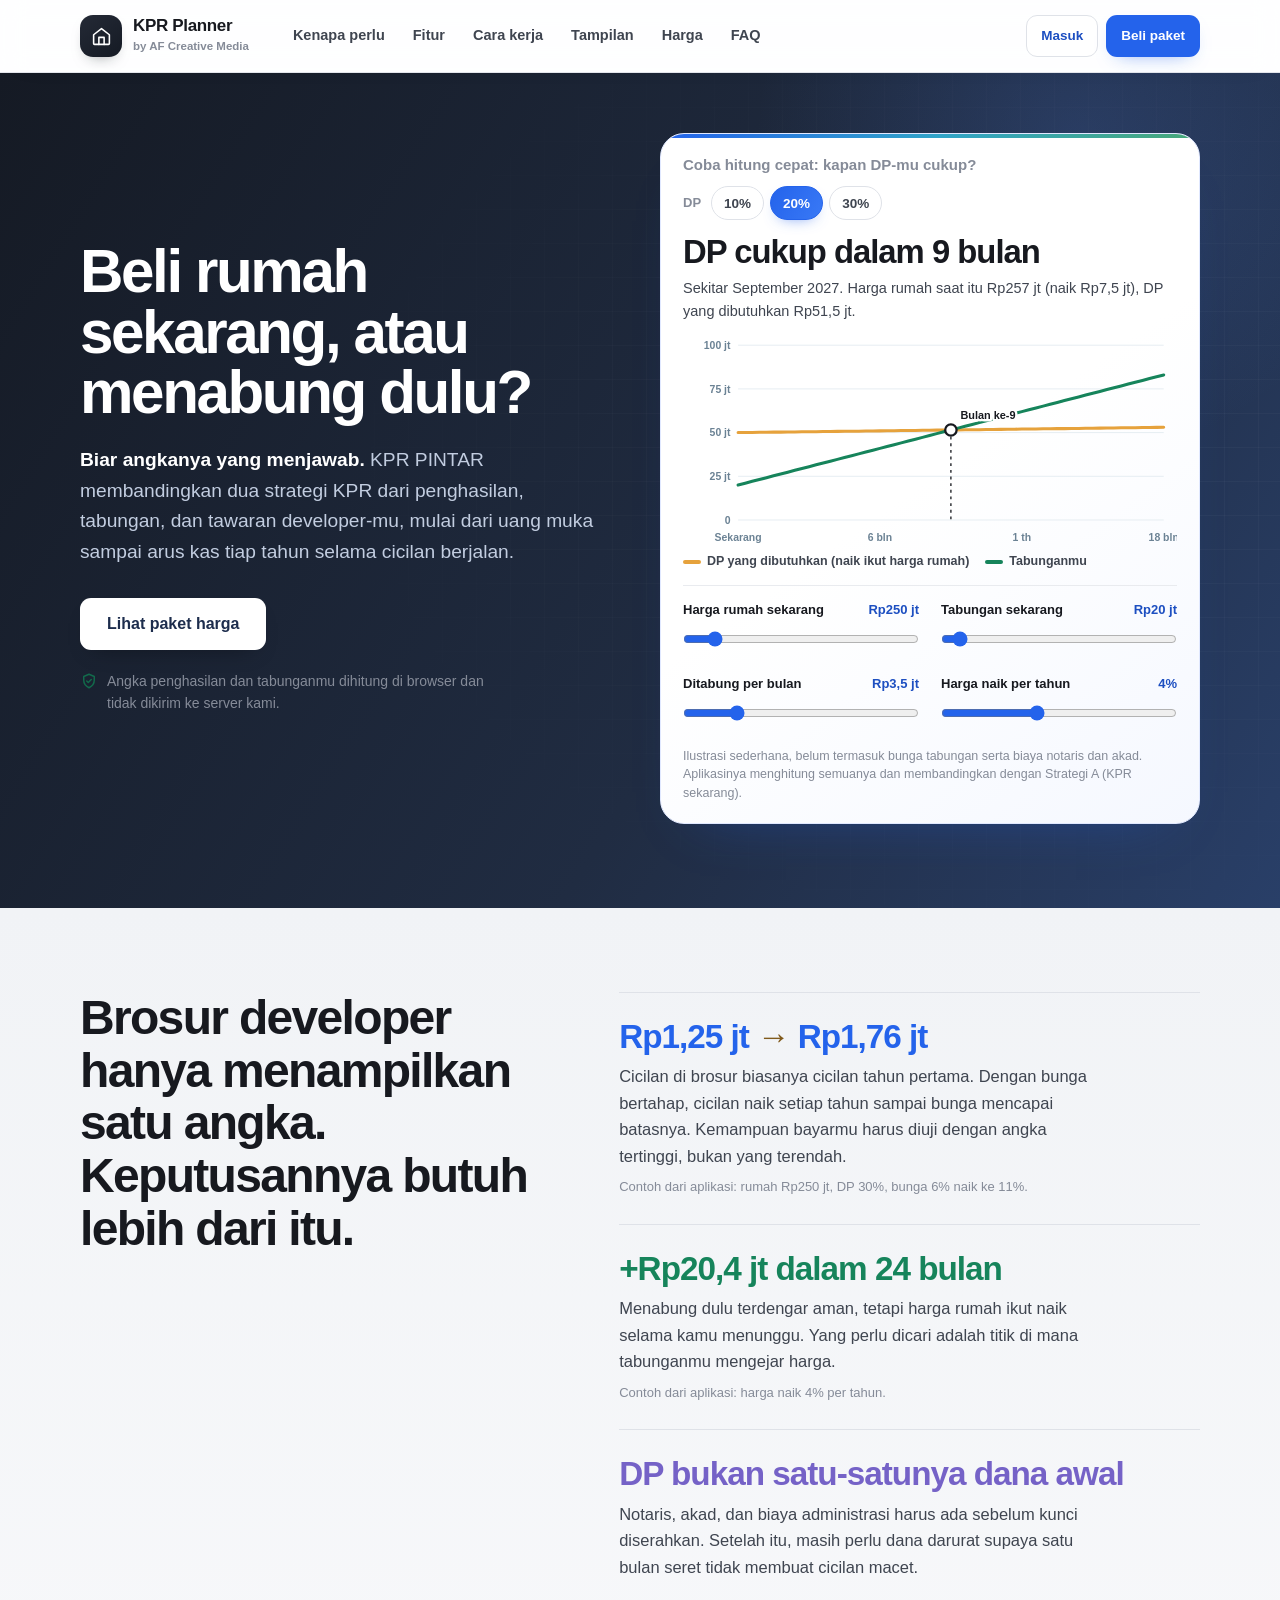
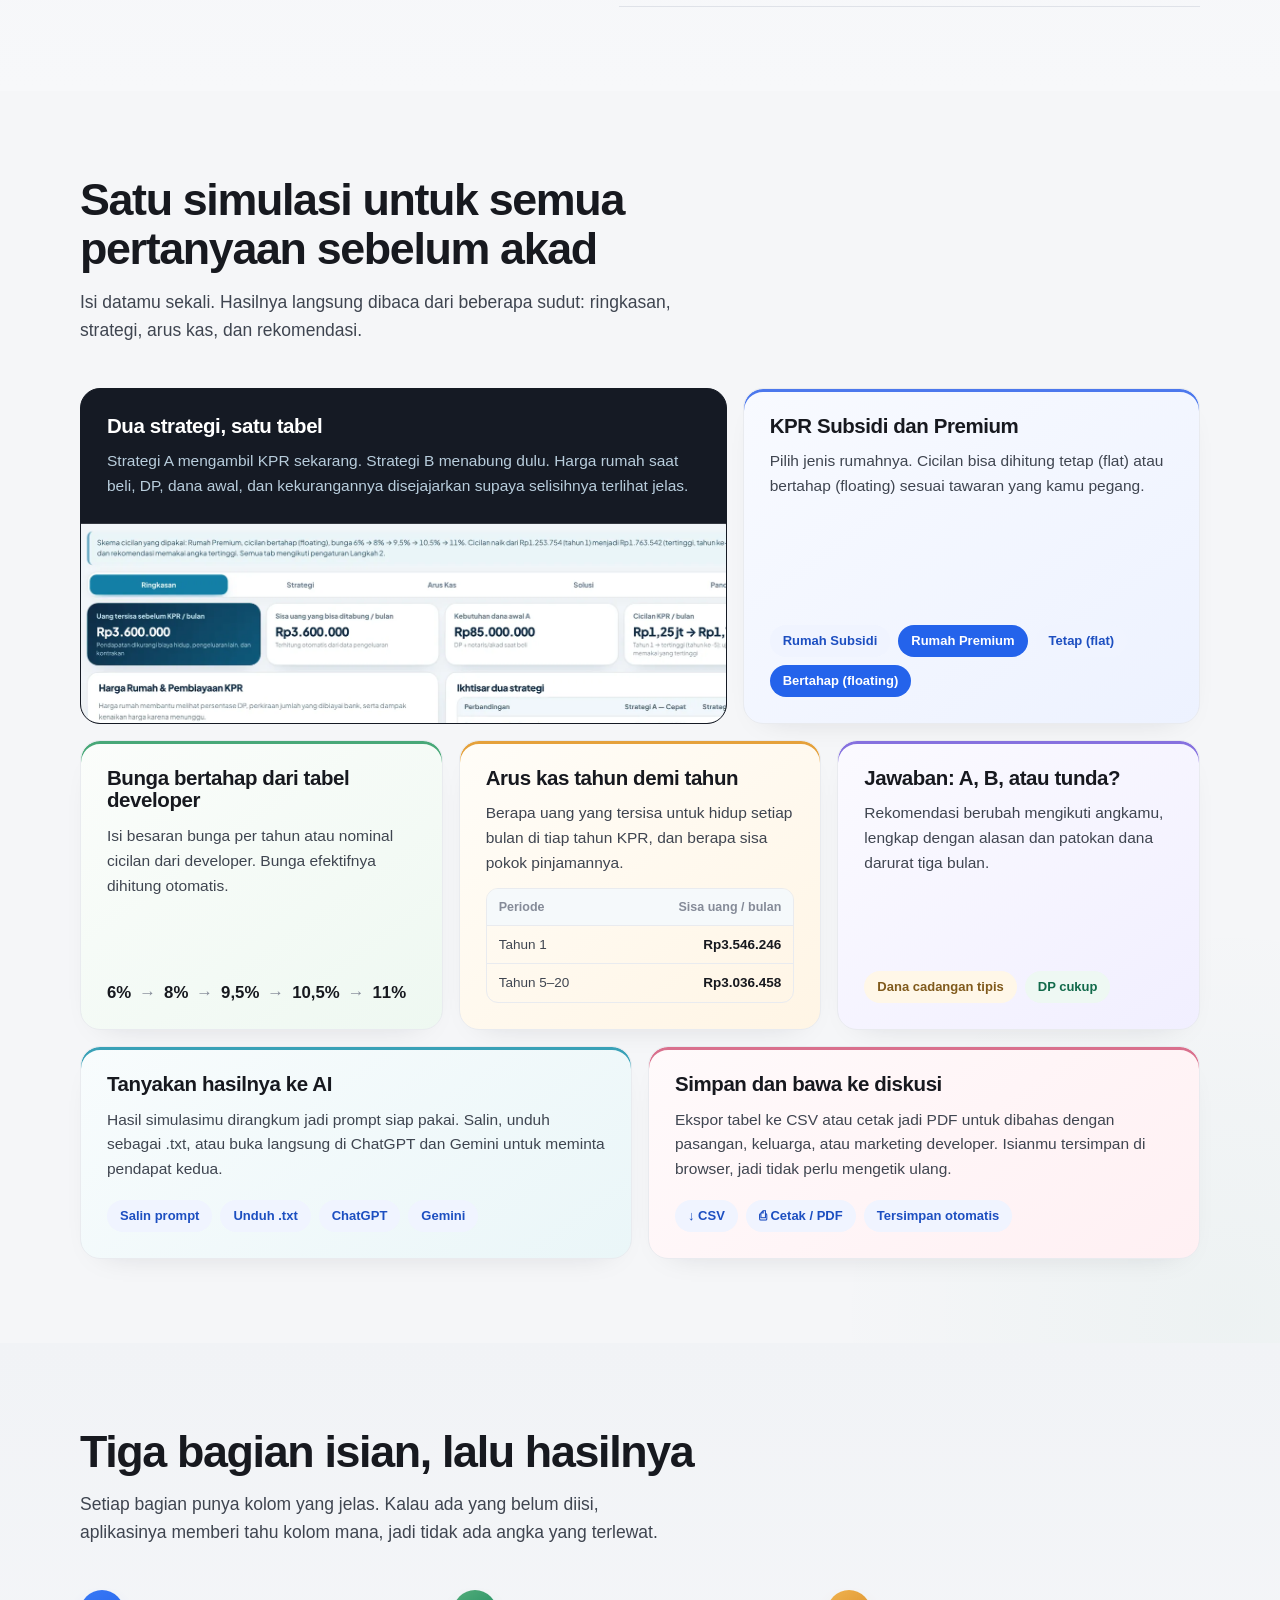
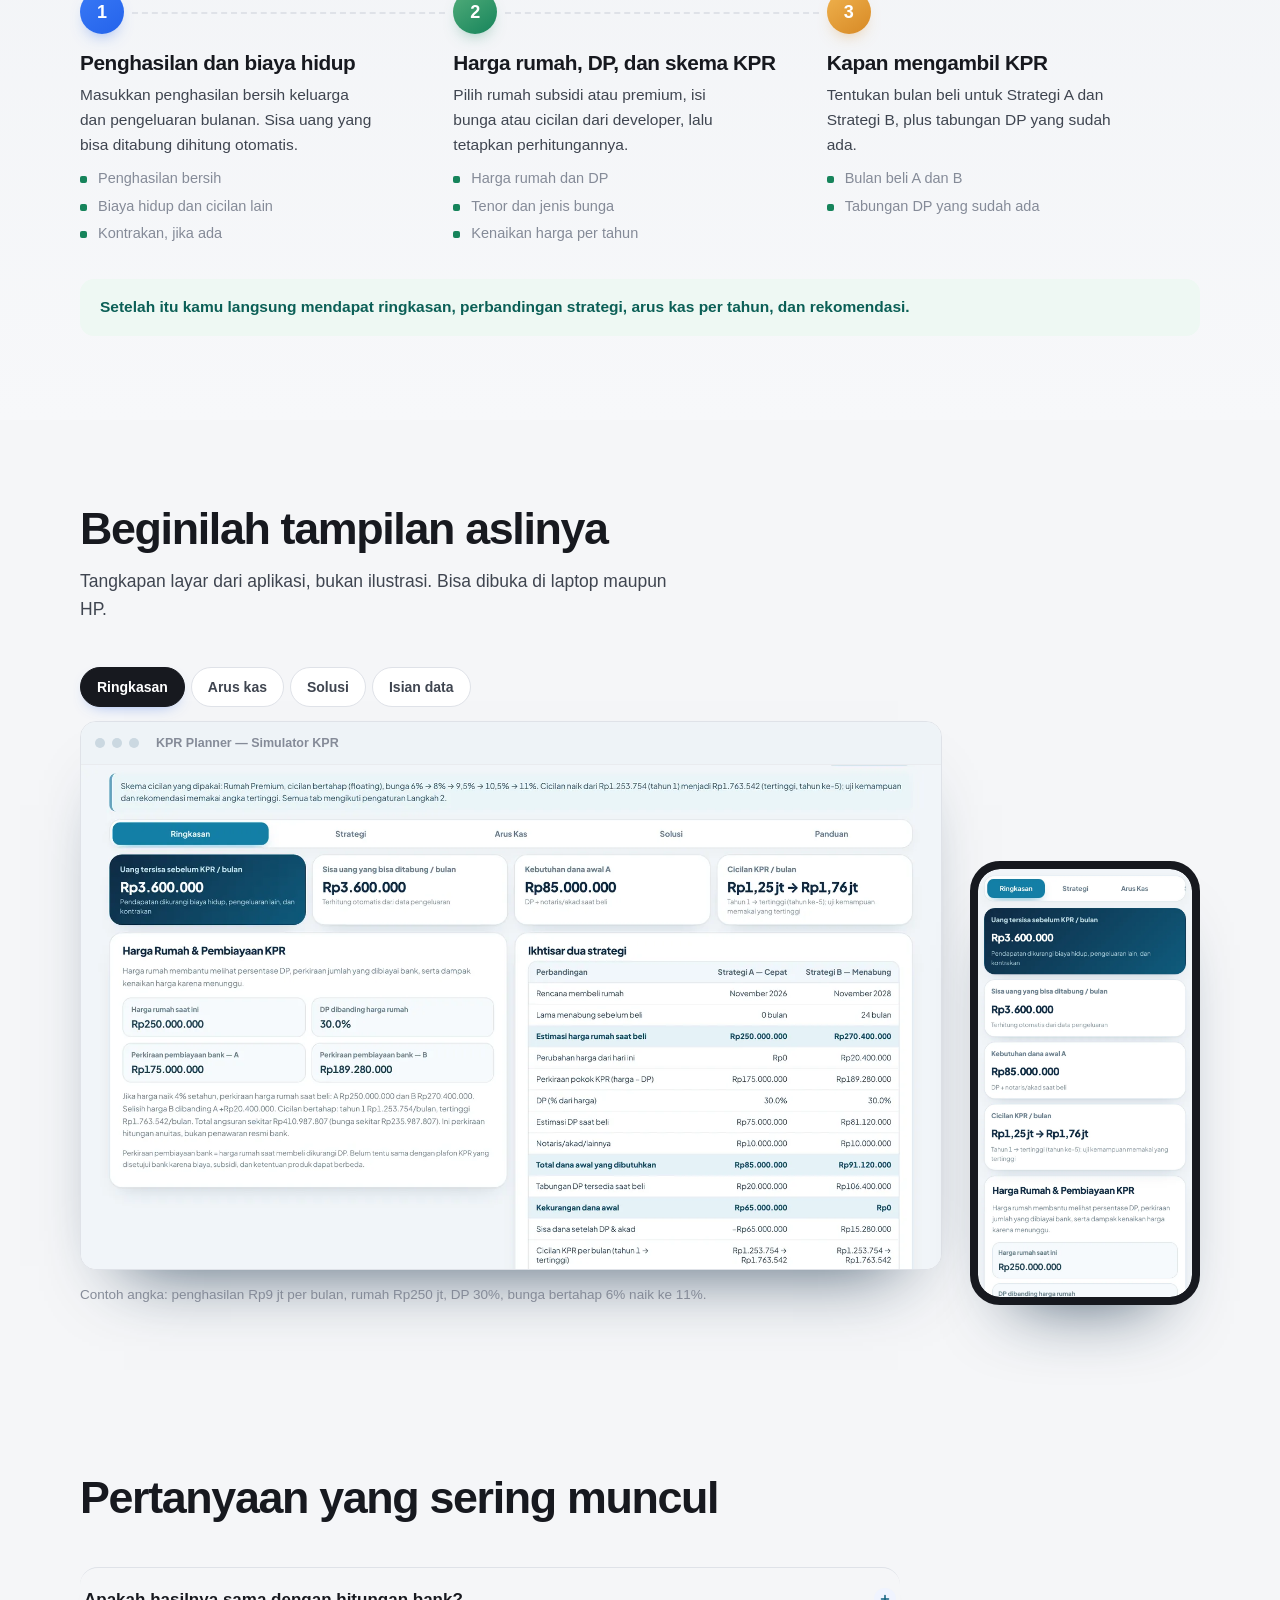
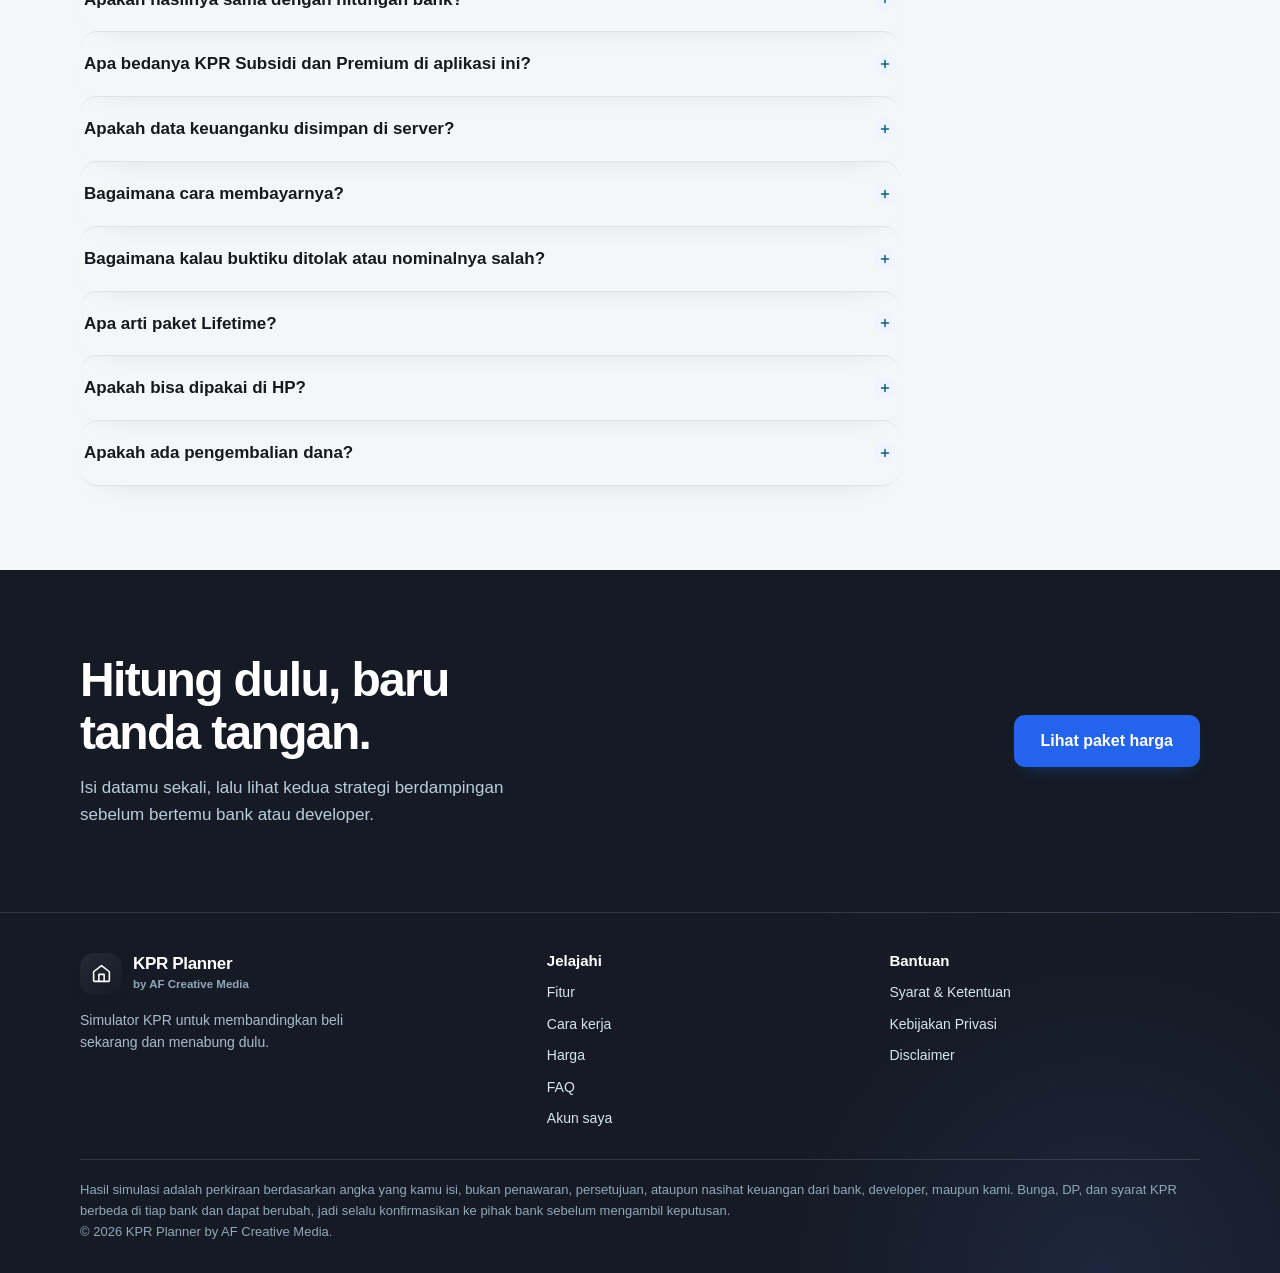
<file: kprpintar/index.html>
<!doctype html>
<html lang="id">
  <head>
    <meta charset="utf-8" />
    <meta name="viewport" content="width=device-width,initial-scale=1" />
    <title>
      KPR Planner — Simulator KPR: beli rumah sekarang atau menabung dulu
    </title>
    <meta
      name="description"
      content="Simulator KPR yang membandingkan ambil KPR sekarang dengan menabung dulu. Subsidi dan Premium, bunga bertahap, arus kas per tahun, dan rekomendasi dari angkamu sendiri."
    />
    <meta name="theme-color" content="#f5f6f8" />
    <meta property="og:title" content="KPR Planner — Simulator KPR" />
    <meta
      property="og:description"
      content="Beli rumah sekarang, atau menabung dulu? Bandingkan dua strategi KPR dari angkamu sendiri."
    />
    <meta property="og:type" content="website" />
    <link
      rel="icon"
      href="data:image/svg+xml,%3Csvg xmlns='http://www.w3.org/2000/svg' viewBox='0 0 64 64'%3E%3Crect width='64' height='64' rx='16' fill='%23147fa6'/%3E%3Cpath d='m14 31 18-14 18 14v18a2 2 0 0 1-2 2H16a2 2 0 0 1-2-2z' fill='none' stroke='white' stroke-width='4' stroke-linejoin='round'/%3E%3Cpath d='M27 51V37h10v14' fill='none' stroke='white' stroke-width='4' stroke-linejoin='round'/%3E%3C/svg%3E"
    />
    <link rel="stylesheet" href="assets/site.css" />
    <link rel="stylesheet" href="assets/modern.css" />
    <style>
      /* ===== halaman landing ===== */
      .sec {
        padding: 84px 0;
      }
      .sec.alt {
        background: var(--paper);
      }
      .sec-head {
        max-width: 720px;
        margin-bottom: 44px;
      }
      .sec-head h2 {
        font-size: clamp(1.85rem, 3.6vw, 2.8rem);
        letter-spacing: -0.03em;
      }
      .sec-head p {
        margin-top: 14px;
        font-size: 17.5px;
        max-width: 62ch;
      }
      .lead {
        font-size: clamp(1.05rem, 1.5vw, 1.2rem);
        line-height: 1.6;
        max-width: 56ch;
      }

      /* hero */
      .hero {
        position: relative;
        padding: 60px 0 84px;
        overflow: hidden;
        background: #fff;
      }
      .hero::before {
        content: "";
        position: absolute;
        inset: 0;
        background-image:
          linear-gradient(#e2ecf2 1px, transparent 1px),
          linear-gradient(90deg, #e2ecf2 1px, transparent 1px);
        background-size: 34px 34px;
        -webkit-mask-image: radial-gradient(
          ellipse 75% 85% at 78% 45%,
          #000 10%,
          transparent 72%
        );
        mask-image: radial-gradient(
          ellipse 75% 85% at 78% 45%,
          #000 10%,
          transparent 72%
        );
      }
      .hero .container {
        position: relative;
        display: grid;
        grid-template-columns: minmax(0, 1fr) minmax(0, 540px);
        gap: 56px;
        align-items: center;
      }
      .hero h1 {
        font-size: clamp(2.4rem, 4.7vw, 3.9rem);
        line-height: 1;
        letter-spacing: -0.04em;
        text-wrap: balance;
      }
      .hero .lead {
        margin-top: 22px;
      }
      .cta-row {
        display: flex;
        gap: 12px;
        flex-wrap: wrap;
        margin-top: 30px;
      }
      .hero-note {
        margin-top: 20px;
        font-size: 14px;
        color: var(--muted);
        display: flex;
        gap: 9px;
        align-items: flex-start;
        max-width: 52ch;
      }
      .hero-note svg {
        width: 18px;
        height: 18px;
        flex: none;
        margin-top: 2px;
        color: var(--aqua-d);
      }

      /* simulasi cepat */
      .sim {
        background: #fff;
        border: 1px solid var(--line);
        border-radius: 24px;
        padding: 22px 22px 20px;
        box-shadow:
          0 30px 60px -36px #0f2a4399,
          0 2px 0 #fff inset;
      }
      .sim-top {
        display: flex;
        justify-content: space-between;
        align-items: flex-start;
        gap: 12px;
        flex-wrap: wrap;
      }
      .sim h2 {
        font: 800 15px/1.2 var(--f-body);
        letter-spacing: 0;
        color: var(--muted);
      }
      .dp-chips {
        display: flex;
        gap: 6px;
        align-items: center;
      }
      .dp-chips span {
        font-size: 13px;
        font-weight: 600;
        color: var(--muted);
        margin-right: 4px;
      }
      .chip {
        min-height: 34px;
        padding: 0 12px;
        border-radius: 999px;
        border: 1.5px solid var(--line2);
        background: #fff;
        color: var(--ink2);
        font: 700 13.5px var(--f-body);
        cursor: pointer;
      }
      .chip[aria-pressed="true"] {
        background: var(--ink);
        border-color: var(--ink);
        color: #fff;
      }
      .sim-answer {
        margin: 14px 0 4px;
      }
      .sim-answer b {
        display: block;
        font: 800 clamp(1.5rem, 2.6vw, 2.05rem)/1.08 var(--f-head);
        letter-spacing: -0.03em;
        color: var(--ink);
      }
      .sim-answer p {
        margin-top: 8px;
        font-size: 14.5px;
        line-height: 1.55;
        color: var(--ink2);
      }
      .sim svg.chart {
        display: block;
        width: 100%;
        height: auto;
        margin-top: 8px;
      }
      .chart text {
        font: 600 11px var(--f-body);
        fill: #6b8294;
      }
      .chart .gl {
        stroke: #e5edf2;
        stroke-width: 1;
      }
      .chart .ln {
        fill: none;
        stroke-width: 3.2;
        stroke-linecap: round;
        stroke-linejoin: round;
      }
      .chart .ln.need {
        stroke: var(--amber);
      }
      .chart .ln.sav {
        stroke: var(--aqua);
      }
      .chart .mk {
        fill: #fff;
        stroke: var(--ink);
        stroke-width: 2.4;
      }
      .chart .vx {
        stroke: var(--ink);
        stroke-width: 1.4;
        stroke-dasharray: 3 4;
      }
      .chart .tag {
        font: 800 11.5px var(--f-body);
        fill: var(--ink);
        paint-order: stroke;
        stroke: #fff;
        stroke-width: 5px;
        stroke-linejoin: round;
      }
      .chart.draw .ln {
        stroke-dasharray: 1;
        stroke-dashoffset: 1;
        animation: dash 1.1s cubic-bezier(0.3, 0.7, 0.2, 1) 0.15s forwards;
      }
      @keyframes dash {
        to {
          stroke-dashoffset: 0;
        }
      }
      .legend {
        display: flex;
        gap: 16px;
        flex-wrap: wrap;
        font-size: 12.5px;
        font-weight: 600;
        color: var(--ink2);
        margin: 2px 0 14px;
      }
      .legend i {
        display: inline-block;
        width: 18px;
        height: 4px;
        border-radius: 2px;
        margin-right: 6px;
        vertical-align: middle;
      }
      .sliders {
        display: grid;
        grid-template-columns: 1fr 1fr;
        gap: 14px 22px;
        padding-top: 14px;
        border-top: 1px solid var(--line);
      }
      .sl label {
        display: flex;
        justify-content: space-between;
        gap: 8px;
        font-size: 13px;
        font-weight: 700;
        color: var(--ink);
        margin-bottom: 4px;
      }
      .sl output {
        font-weight: 800;
        color: var(--brand-d);
      }
      .sl input[type="range"] {
        width: 100%;
        accent-color: var(--brand);
        margin: 0;
        height: 28px;
      }
      .sim-foot {
        margin-top: 12px;
        font-size: 12.5px;
        color: var(--muted);
        line-height: 1.5;
      }

      /* masalah */
      .problem {
        display: grid;
        grid-template-columns: minmax(0, 0.9fr) minmax(0, 1.1fr);
        gap: 64px;
        align-items: start;
      }
      .problem h2 {
        font-size: clamp(1.9rem, 3.8vw, 3rem);
        letter-spacing: -0.035em;
        position: sticky;
        top: 96px;
      }
      .facts {
        display: grid;
        gap: 0;
      }
      .fact {
        padding: 26px 0;
        border-top: 1px solid var(--line2);
      }
      .fact:last-child {
        border-bottom: 1px solid var(--line2);
      }
      .fact b {
        display: block;
        font: 800 clamp(1.5rem, 2.6vw, 2.15rem)/1.1 var(--f-head);
        letter-spacing: -0.03em;
        color: var(--ink);
        margin-bottom: 8px;
      }
      .fact b em {
        font-style: normal;
        color: var(--amber-d);
      }
      .fact p {
        max-width: 52ch;
        font-size: 16.5px;
      }
      .fact small {
        display: block;
        margin-top: 8px;
        color: var(--muted);
        font-size: 13px;
      }

      /* fitur */
      .bento {
        display: grid;
        grid-template-columns: repeat(12, 1fr);
        gap: 16px;
      }
      .bx {
        border-radius: 20px;
        border: 1px solid var(--line);
        background: #fff;
        padding: 26px;
        display: flex;
        flex-direction: column;
        gap: 12px;
        min-width: 0;
      }
      .bx h3 {
        font-size: 1.28rem;
        letter-spacing: -0.02em;
      }
      .bx p {
        font-size: 15.5px;
      }
      .bx.s7 {
        grid-column: span 7;
      }
      .bx.s5 {
        grid-column: span 5;
      }
      .bx.s4 {
        grid-column: span 4;
      }
      .bx.s6 {
        grid-column: span 6;
      }
      .bx.dark {
        background: var(--navy);
        border-color: var(--navy);
        color: #b8cddc;
      }
      .bx.dark h3 {
        color: #fff;
      }
      .bx.shot {
        overflow: hidden;
        padding-bottom: 0;
      }
      .bx.shot .crop {
        margin: 12px -26px 0;
        height: 200px;
        overflow: hidden;
        border-top: 1px solid #ffffff22;
        position: relative;
      }
      .bx.shot .crop img {
        display: block;
        width: 118%;
        height: auto;
        max-width: none;
        margin-left: -3%;
        border-radius: 10px 10px 0 0;
        box-shadow: 0 -10px 40px -10px #0006;
      }
      .mini {
        display: flex;
        flex-wrap: wrap;
        gap: 8px;
        margin-top: auto;
        padding-top: 6px;
      }
      .pill {
        display: inline-flex;
        align-items: center;
        min-height: 32px;
        padding: 0 13px;
        border-radius: 999px;
        background: var(--brand-50);
        color: var(--brand-d);
        font: 700 13px var(--f-body);
      }
      .pill.on {
        background: var(--brand);
        color: #fff;
      }
      .pill.amber {
        background: var(--amber-50);
        color: var(--amber-d);
      }
      .pill.green {
        background: var(--aqua-50);
        color: var(--aqua-d);
      }
      .steps-mini {
        display: flex;
        align-items: center;
        flex-wrap: wrap;
        gap: 6px 8px;
        margin-top: auto;
        font: 800 1.05rem var(--f-head);
        color: var(--ink);
      }
      .steps-mini i {
        font-style: normal;
        color: var(--muted);
        font-family: var(--f-body);
      }
      .mini-tbl {
        margin-top: auto;
        font-size: 13.5px;
        border: 1px solid var(--line);
        border-radius: 12px;
        overflow: hidden;
      }
      .mini-tbl div {
        display: flex;
        justify-content: space-between;
        padding: 8px 12px;
        border-top: 1px solid var(--line);
      }
      .mini-tbl div:first-child {
        border-top: 0;
        background: #f5f9fb;
        color: var(--muted);
        font-weight: 700;
        font-size: 12.5px;
      }
      .mini-tbl b {
        color: var(--ink);
      }

      /* cara kerja */
      .how {
        display: grid;
        grid-template-columns: repeat(3, 1fr);
        gap: 0;
        counter-reset: s;
        position: relative;
      }
      .how > li {
        list-style: none;
        padding: 0 28px 0 0;
        position: relative;
      }
      .how > li::before {
        counter-increment: s;
        content: counter(s);
        display: grid;
        place-items: center;
        width: 44px;
        height: 44px;
        border-radius: 50%;
        background: var(--ink);
        color: #fff;
        font: 800 18px var(--f-head);
        margin-bottom: 18px;
        position: relative;
        z-index: 1;
      }
      .how > li::after {
        content: "";
        position: absolute;
        left: 52px;
        right: 8px;
        top: 22px;
        border-top: 2px dashed var(--line2);
      }
      .how > li:last-child::after {
        display: none;
      }
      .how h3 {
        font-size: 1.3rem;
        margin-bottom: 8px;
      }
      .how p {
        max-width: 34ch;
        font-size: 15.5px;
      }
      .how ul {
        margin: 10px 0 0;
        padding: 0;
        display: grid;
        gap: 4px;
        font-size: 14.5px;
        color: var(--muted);
      }
      .how ul li {
        list-style: none;
        padding: 0 0 0 18px;
        position: relative;
      }
      .how ul li::before {
        content: "";
        position: absolute;
        left: 0;
        top: 0.62em;
        width: 7px;
        height: 7px;
        border-radius: 2px;
        background: var(--aqua);
      }
      .how-end {
        margin-top: 34px;
        padding: 16px 20px;
        border-radius: 14px;
        background: var(--aqua-50);
        color: #0b5f56;
        font-weight: 600;
        font-size: 15.5px;
      }

      /* pratinjau */
      .preview {
        display: grid;
        grid-template-columns: minmax(0, 1fr) 230px;
        gap: 28px;
        align-items: end;
      }
      .tabs {
        display: flex;
        gap: 6px;
        margin-bottom: 14px;
        flex-wrap: wrap;
      }
      .tabs button {
        min-height: 40px;
        padding: 0 16px;
        border-radius: 999px;
        border: 1.5px solid var(--line2);
        background: #fff;
        color: var(--ink2);
        font: 700 14px var(--f-body);
        cursor: pointer;
      }
      .tabs button[aria-selected="true"] {
        background: var(--ink);
        border-color: var(--ink);
        color: #fff;
      }
      .frame {
        border-radius: 16px;
        overflow: hidden;
        border: 1px solid var(--line2);
        background: #fff;
        box-shadow: 0 40px 70px -44px #0f2a43cc;
      }
      .frame-bar {
        display: flex;
        align-items: center;
        gap: 7px;
        padding: 11px 14px;
        background: #eef3f7;
        border-bottom: 1px solid var(--line);
      }
      .frame-bar i {
        width: 10px;
        height: 10px;
        border-radius: 50%;
        background: #cbd8e1;
      }
      .frame-bar span {
        margin-left: 10px;
        font-size: 12.5px;
        font-weight: 600;
        color: var(--muted);
      }
      .frame img {
        display: block;
        width: 100%;
        height: auto;
        background: #f3f6f8;
      }
      .phone {
        border-radius: 30px;
        border: 8px solid var(--ink);
        background: var(--ink);
        overflow: hidden;
        box-shadow: 0 40px 70px -44px #0f2a43cc;
      }
      .phone img {
        display: block;
        width: 100%;
        height: auto;
        border-radius: 22px;
      }
      .cap {
        margin-top: 14px;
        font-size: 13.5px;
        color: var(--muted);
      }

      /* harga */
      .plans {
        display: grid;
        grid-template-columns: repeat(auto-fit, minmax(235px, 1fr));
        gap: 16px;
        align-items: stretch;
      }
      .plan {
        display: flex;
        flex-direction: column;
        background: #fff;
        border: 1.5px solid var(--line);
        border-radius: 22px;
        padding: 26px 24px 24px;
        position: relative;
      }
      .plan h3 {
        font-size: 1.35rem;
      }
      .plan .desc {
        margin-top: 8px;
        font-size: 14.5px;
        min-height: 3.1em;
      }
      .plan .price {
        margin: 20px 0 2px;
        font: 800 2.35rem/1 var(--f-head);
        letter-spacing: -0.04em;
        color: var(--ink);
      }
      .plan .per {
        font-size: 13.5px;
        color: var(--muted);
        font-weight: 600;
      }
      .plan .eq {
        font-size: 13px;
        color: var(--aqua-d);
        font-weight: 700;
        margin-top: 2px;
        min-height: 1.4em;
      }
      .plan ul {
        list-style: none;
        margin: 20px 0 24px;
        padding: 18px 0 0;
        border-top: 1px solid var(--line);
        display: grid;
        gap: 10px;
        font-size: 14.5px;
      }
      .plan li {
        display: flex;
        gap: 10px;
        align-items: flex-start;
      }
      .plan li svg {
        width: 18px;
        height: 18px;
        flex: none;
        margin-top: 2px;
        color: var(--aqua-d);
      }
      .plan .btn {
        margin-top: auto;
      }
      .plan .tag {
        position: absolute;
        top: -13px;
        left: 20px;
        padding: 4px 12px;
        border-radius: 999px;
        background: var(--aqua);
        color: #fff;
        font: 800 12.5px var(--f-body);
      }
      .plan.hl {
        border-color: var(--aqua);
        box-shadow: 0 24px 44px -30px #18a999aa;
      }
      .plan.life {
        background: var(--navy);
        border-color: var(--navy);
      }
      .plan.life h3,
      .plan.life .price {
        color: #fff;
      }
      .plan.life .desc,
      .plan.life .per,
      .plan.life li {
        color: #b8cddc;
      }
      .plan.life ul {
        border-color: #ffffff26;
      }
      .plan.life .eq {
        color: #7fe0d1;
      }
      .plan.life li svg {
        color: #5fd6c4;
      }
      .plans-state {
        padding: 40px;
        text-align: center;
        color: var(--muted);
        border: 1.5px dashed var(--line2);
        border-radius: 18px;
        grid-column: 1/-1;
      }
      .have {
        margin-bottom: 22px;
      }
      .pay-steps {
        display: grid;
        grid-template-columns: repeat(4, 1fr);
        gap: 14px;
        margin-top: 44px;
        counter-reset: p;
        padding: 0;
        list-style: none;
      }
      .pay-steps li {
        counter-increment: p;
        padding: 16px 18px;
        border-radius: 16px;
        background: #fff;
        border: 1px solid var(--line);
        font-size: 14.5px;
        line-height: 1.5;
      }
      .pay-steps li::before {
        content: counter(p);
        display: inline-grid;
        place-items: center;
        width: 26px;
        height: 26px;
        border-radius: 50%;
        background: var(--brand-50);
        color: var(--brand-d);
        font: 800 13px var(--f-head);
        margin-bottom: 8px;
      }
      .pay-steps b {
        display: block;
        color: var(--ink);
        font-size: 15px;
        margin-bottom: 2px;
      }
      .pay-note {
        margin-top: 16px;
        font-size: 14px;
        color: var(--muted);
      }

      /* faq */
      .faq {
        max-width: 820px;
      }
      .faq details {
        border-top: 1px solid var(--line2);
      }
      .faq details:last-child {
        border-bottom: 1px solid var(--line2);
      }
      .faq summary {
        list-style: none;
        cursor: pointer;
        display: flex;
        justify-content: space-between;
        align-items: center;
        gap: 16px;
        padding: 20px 4px;
        font: 700 17px/1.4 var(--f-body);
        color: var(--ink);
      }
      .faq summary::-webkit-details-marker {
        display: none;
      }
      .faq summary::after {
        content: "";
        flex: none;
        width: 22px;
        height: 22px;
        border-radius: 50%;
        background: var(--brand-50)
          url("data:image/svg+xml,%3Csvg xmlns='http://www.w3.org/2000/svg' viewBox='0 0 24 24' fill='none' stroke='%230e5f7e' stroke-width='2.6' stroke-linecap='round'%3E%3Cpath d='M12 6v12M6 12h12'/%3E%3C/svg%3E")
          center/14px no-repeat;
        transition: transform 0.2s;
      }
      .faq details[open] summary::after {
        transform: rotate(45deg);
      }
      .faq details p {
        padding: 0 44px 22px 4px;
        font-size: 16px;
        max-width: 66ch;
      }

      /* penutup */
      .closing {
        background: var(--navy);
        color: #b8cddc;
        padding: 84px 0;
      }
      .closing .container {
        display: grid;
        grid-template-columns: minmax(0, 1.2fr) auto;
        gap: 32px;
        align-items: center;
      }
      .closing h2 {
        color: #fff;
        font-size: clamp(1.9rem, 3.8vw, 3rem);
        letter-spacing: -0.035em;
        max-width: 22ch;
        text-wrap: balance;
      }
      .closing p {
        margin-top: 14px;
        max-width: 50ch;
        font-size: 17px;
      }
      .closing .cta-row {
        margin: 0;
      }
      .subscription-dialog {
        width: min(1120px, calc(100% - 28px));
        max-height: min(90vh, 920px);
        padding: 0;
        overflow: auto;
        border: 1px solid #ffffffb8;
        border-radius: 24px;
        background: rgba(255, 255, 255, 0.88);
        color: var(--ink2);
        box-shadow: 0 36px 100px -38px #071e34aa;
        backdrop-filter: blur(18px) saturate(1.25);
        -webkit-backdrop-filter: blur(18px) saturate(1.25);
      }
      .subscription-dialog::backdrop {
        background: rgba(7, 28, 44, 0.42);
        backdrop-filter: blur(6px);
        -webkit-backdrop-filter: blur(6px);
      }
      .subscription-dialog .sub-dlg {
        padding: clamp(20px, 4vw, 36px);
      }
      .subscription-dialog .sub-dlg-head {
        display: flex;
        align-items: flex-start;
        justify-content: space-between;
        gap: 18px;
        margin-bottom: 24px;
      }
      .subscription-dialog h2 {
        font-size: clamp(1.55rem, 3vw, 2.2rem);
      }
      .subscription-dialog .sub-dlg-head p {
        margin-top: 8px;
        color: var(--muted);
      }
      .subscription-dialog .sub-dlg-close {
        display: grid;
        place-items: center;
        flex: none;
        width: 40px;
        height: 40px;
        border: 1px solid var(--line);
        border-radius: 50%;
        background: rgba(255, 255, 255, 0.78);
        color: var(--ink);
        font-size: 24px;
        cursor: pointer;
      }
      .subscription-dialog .plans {
        grid-template-columns: repeat(auto-fit, minmax(min(100%, 210px), 1fr));
        gap: 18px;
        padding: 2px 2px 12px;
      }
      @media (max-width: 560px) {
        .subscription-dialog {
          width: calc(100% - 20px);
          max-height: 92vh;
          border-radius: 18px;
        }
        .subscription-dialog .sub-dlg-head {
          margin-bottom: 18px;
        }
      }
      .site-foot {
        border-top: 1px solid #ffffff1f;
      }

      @media (max-width: 1020px) {
        .hero .container {
          grid-template-columns: 1fr;
          gap: 40px;
        }
        .problem {
          grid-template-columns: 1fr;
          gap: 28px;
        }
        .problem h2 {
          position: static;
        }
        .bx.s7,
        .bx.s5,
        .bx.s4,
        .bx.s6 {
          grid-column: span 12;
        }
        .how {
          grid-template-columns: 1fr;
          gap: 34px;
        }
        .how > li {
          padding: 0;
        }
        .how > li::after {
          display: none;
        }
        .preview {
          grid-template-columns: 1fr;
        }
        .preview .phone-wrap {
          display: none;
        }
        .pay-steps {
          grid-template-columns: 1fr 1fr;
        }
        .closing .container {
          grid-template-columns: 1fr;
        }
      }
      @media (max-width: 560px) {
        .chart text {
          font-size: 15px;
        }
        .chart .tag {
          font-size: 16px;
        }
        .sec {
          padding: 60px 0;
        }
        .hero {
          padding: 36px 0 56px;
        }
        .sliders {
          grid-template-columns: 1fr;
        }
        .pay-steps {
          grid-template-columns: 1fr;
        }
        .cta-row .btn {
          flex: 1 1 100%;
        }
        .faq details p {
          padding-right: 4px;
        }
      }
    </style>
  </head>
  <body>
    <header class="nav" id="top">
      <div class="container">
        <a class="brand" href="index.html" aria-label="KPR Planner — beranda">
          <span class="brand-mark"
            ><svg
              viewBox="0 0 24 24"
              fill="none"
              stroke="currentColor"
              stroke-width="1.8"
              stroke-linecap="round"
              stroke-linejoin="round"
            >
              <path d="m3 10 9-7 9 7v10a1 1 0 0 1-1 1H4a1 1 0 0 1-1-1z" />
              <path d="M9 21v-8h6v8" /></svg
          ></span>
          <span><b>KPR Planner</b><small>by AF Creative Media</small></span>
        </a>
        <nav class="nav-links" aria-label="Menu utama">
          <a href="#masalah">Kenapa perlu</a><a href="#fitur">Fitur</a
          ><a href="#cara">Cara kerja</a><a href="#pratinjau">Tampilan</a
          ><a href="#subscriptionDialog" data-open-subscription aria-haspopup="dialog"
            >Harga</a
          ><a href="#faq">FAQ</a>
        </nav>
        <div class="nav-auth" id="navAuth"></div>
        <button
          class="nav-toggle"
          type="button"
          aria-label="Buka menu"
          aria-expanded="false"
        >
          <svg
            viewBox="0 0 24 24"
            fill="none"
            stroke="currentColor"
            stroke-width="2"
            stroke-linecap="round"
          >
            <path d="M4 7h16M4 12h16M4 17h16" />
          </svg>
        </button>
      </div>
    </header>

    <main>
      <!-- ============ HERO ============ -->
      <section class="hero">
        <div class="container">
          <div>
            <h1>Beli rumah sekarang, atau menabung dulu?</h1>
            <p class="lead">
              <b style="color: var(--ink)">Biar angkanya yang menjawab.</b> KPR
              PINTAR membandingkan dua strategi KPR dari penghasilan, tabungan,
              dan tawaran developer-mu, mulai dari uang muka sampai arus kas
              tiap tahun selama cicilan berjalan.
            </p>
            <div class="cta-row">
              <button
                class="btn btn-primary btn-lg"
                type="button"
                data-open-subscription
                aria-haspopup="dialog"
                aria-controls="subscriptionDialog"
              >
                Lihat paket harga
              </button>
            </div>
            <p class="hero-note">
              <svg
                viewBox="0 0 24 24"
                fill="none"
                stroke="currentColor"
                stroke-width="2"
                stroke-linecap="round"
                stroke-linejoin="round"
              >
                <path d="M12 3 5 6v5c0 4.5 3 8 7 10 4-2 7-5.5 7-10V6z" />
                <path d="m9 12 2 2 4-4" /></svg
              ><span
                >Angka penghasilan dan tabunganmu dihitung di browser dan tidak
                dikirim ke server kami.</span
              >
            </p>
          </div>

          <!-- simulasi cepat -->
          <div class="sim" aria-labelledby="simTitle">
            <div class="sim-top">
              <h2 id="simTitle">Coba hitung cepat: kapan DP-mu cukup?</h2>
              <div
                class="dp-chips"
                role="group"
                aria-label="DP dibanding harga rumah"
              >
                <span>DP</span>
                <button
                  class="chip"
                  type="button"
                  data-dp="0.1"
                  aria-pressed="false"
                >
                  10%
                </button>
                <button
                  class="chip"
                  type="button"
                  data-dp="0.2"
                  aria-pressed="true"
                >
                  20%
                </button>
                <button
                  class="chip"
                  type="button"
                  data-dp="0.3"
                  aria-pressed="false"
                >
                  30%
                </button>
              </div>
            </div>
            <div class="sim-answer" aria-live="polite">
              <b id="simHead">–</b>
              <p id="simSub"></p>
            </div>
            <svg
              class="chart draw"
              id="simChart"
              viewBox="0 0 520 230"
              role="img"
              aria-label="Grafik DP yang harus disiapkan dibanding tabunganmu"
            ></svg>
            <div class="legend">
              <span
                ><i style="background: var(--amber)"></i>DP yang dibutuhkan
                (naik ikut harga rumah)</span
              ><span><i style="background: var(--aqua)"></i>Tabunganmu</span>
            </div>
            <div class="sliders">
              <div class="sl">
                <label for="sHarga"
                  >Harga rumah sekarang <output id="oHarga"></output></label
                ><input
                  id="sHarga"
                  type="range"
                  min="100000000"
                  max="1500000000"
                  step="10000000"
                  value="250000000"
                />
              </div>
              <div class="sl">
                <label for="sAwal"
                  >Tabungan sekarang <output id="oAwal"></output></label
                ><input
                  id="sAwal"
                  type="range"
                  min="0"
                  max="400000000"
                  step="5000000"
                  value="20000000"
                />
              </div>
              <div class="sl">
                <label for="sBln"
                  >Ditabung per bulan <output id="oBln"></output></label
                ><input
                  id="sBln"
                  type="range"
                  min="500000"
                  max="15000000"
                  step="250000"
                  value="3600000"
                />
              </div>
              <div class="sl">
                <label for="sG"
                  >Harga naik per tahun <output id="oG"></output></label
                ><input
                  id="sG"
                  type="range"
                  min="0"
                  max="10"
                  step="0.5"
                  value="4"
                />
              </div>
            </div>
            <p class="sim-foot">
              Ilustrasi sederhana, belum termasuk bunga tabungan serta biaya
              notaris dan akad. Aplikasinya menghitung semuanya dan
              membandingkan dengan Strategi A (KPR sekarang).
            </p>
          </div>
        </div>
      </section>

      <!-- ============ MASALAH ============ -->
      <section class="sec alt" id="masalah">
        <div class="container problem">
          <h2>
            Brosur developer hanya menampilkan satu angka. Keputusannya butuh
            lebih dari itu.
          </h2>
          <div class="facts">
            <div class="fact">
              <b>Rp1,25 jt <em>→</em> Rp1,76 jt</b>
              <p>
                Cicilan di brosur biasanya cicilan tahun pertama. Dengan bunga
                bertahap, cicilan naik setiap tahun sampai bunga mencapai
                batasnya. Kemampuan bayarmu harus diuji dengan angka tertinggi,
                bukan yang terendah.
              </p>
              <small
                >Contoh dari aplikasi: rumah Rp250 jt, DP 30%, bunga 6% naik ke
                11%.</small
              >
            </div>
            <div class="fact">
              <b>+Rp20,4 jt dalam 24 bulan</b>
              <p>
                Menabung dulu terdengar aman, tetapi harga rumah ikut naik
                selama kamu menunggu. Yang perlu dicari adalah titik di mana
                tabunganmu mengejar harga.
              </p>
              <small>Contoh dari aplikasi: harga naik 4% per tahun.</small>
            </div>
            <div class="fact">
              <b>DP bukan satu-satunya dana awal</b>
              <p>
                Notaris, akad, dan biaya administrasi harus ada sebelum kunci
                diserahkan. Setelah itu, masih perlu dana darurat supaya satu
                bulan seret tidak membuat cicilan macet.
              </p>
            </div>
          </div>
        </div>
      </section>

      <!-- ============ FITUR ============ -->
      <section class="sec" id="fitur">
        <div class="container">
          <div class="sec-head">
            <h2>Satu simulasi untuk semua pertanyaan sebelum akad</h2>
            <p>
              Isi datamu sekali. Hasilnya langsung dibaca dari beberapa sudut:
              ringkasan, strategi, arus kas, dan rekomendasi.
            </p>
          </div>
          <div class="bento">
            <article class="bx dark shot s7">
              <h3>Dua strategi, satu tabel</h3>
              <p>
                Strategi A mengambil KPR sekarang. Strategi B menabung dulu.
                Harga rumah saat beli, DP, dana awal, dan kekurangannya
                disejajarkan supaya selisihnya terlihat jelas.
              </p>
              <div class="crop">
                <img
                  src="assets/img/app-ringkasan.webp"
                  width="1600"
                  height="937"
                  loading="lazy"
                  alt="Tabel ikhtisar dua strategi di KPR Planner"
                />
              </div>
            </article>
            <article class="bx s5">
              <h3>KPR Subsidi dan Premium</h3>
              <p>
                Pilih jenis rumahnya. Cicilan bisa dihitung tetap (flat) atau
                bertahap (floating) sesuai tawaran yang kamu pegang.
              </p>
              <div class="mini">
                <span class="pill">Rumah Subsidi</span
                ><span class="pill on">Rumah Premium</span
                ><span class="pill">Tetap (flat)</span
                ><span class="pill on">Bertahap (floating)</span>
              </div>
            </article>
            <article class="bx s4">
              <h3>Bunga bertahap dari tabel developer</h3>
              <p>
                Isi besaran bunga per tahun atau nominal cicilan dari developer.
                Bunga efektifnya dihitung otomatis.
              </p>
              <div class="steps-mini">
                6% <i>→</i> 8% <i>→</i> 9,5% <i>→</i> 10,5% <i>→</i> 11%
              </div>
            </article>
            <article class="bx s4">
              <h3>Arus kas tahun demi tahun</h3>
              <p>
                Berapa uang yang tersisa untuk hidup setiap bulan di tiap tahun
                KPR, dan berapa sisa pokok pinjamannya.
              </p>
              <div class="mini-tbl">
                <div><span>Periode</span><span>Sisa uang / bulan</span></div>
                <div><span>Tahun 1</span><b>Rp3.546.246</b></div>
                <div><span>Tahun 5–20</span><b>Rp3.036.458</b></div>
              </div>
            </article>
            <article class="bx s4">
              <h3>Jawaban: A, B, atau tunda?</h3>
              <p>
                Rekomendasi berubah mengikuti angkamu, lengkap dengan alasan dan
                patokan dana darurat tiga bulan.
              </p>
              <div class="mini">
                <span class="pill amber">Dana cadangan tipis</span
                ><span class="pill green">DP cukup</span>
              </div>
            </article>
            <article class="bx s6">
              <h3>Tanyakan hasilnya ke AI</h3>
              <p>
                Hasil simulasimu dirangkum jadi prompt siap pakai. Salin, unduh
                sebagai .txt, atau buka langsung di ChatGPT dan Gemini untuk
                meminta pendapat kedua.
              </p>
              <div class="mini">
                <span class="pill">Salin prompt</span
                ><span class="pill">Unduh .txt</span
                ><span class="pill">ChatGPT</span
                ><span class="pill">Gemini</span>
              </div>
            </article>
            <article class="bx s6">
              <h3>Simpan dan bawa ke diskusi</h3>
              <p>
                Ekspor tabel ke CSV atau cetak jadi PDF untuk dibahas dengan
                pasangan, keluarga, atau marketing developer. Isianmu tersimpan
                di browser, jadi tidak perlu mengetik ulang.
              </p>
              <div class="mini">
                <span class="pill">↓ CSV</span
                ><span class="pill">⎙ Cetak / PDF</span
                ><span class="pill">Tersimpan otomatis</span>
              </div>
            </article>
          </div>
        </div>
      </section>

      <!-- ============ CARA KERJA ============ -->
      <section class="sec alt" id="cara">
        <div class="container">
          <div class="sec-head">
            <h2>Tiga bagian isian, lalu hasilnya</h2>
            <p>
              Setiap bagian punya kolom yang jelas. Kalau ada yang belum diisi,
              aplikasinya memberi tahu kolom mana, jadi tidak ada angka yang
              terlewat.
            </p>
          </div>
          <ol class="how" style="padding: 0; margin: 0">
            <li>
              <h3>Penghasilan dan biaya hidup</h3>
              <p>
                Masukkan penghasilan bersih keluarga dan pengeluaran bulanan.
                Sisa uang yang bisa ditabung dihitung otomatis.
              </p>
              <ul>
                <li>Penghasilan bersih</li>
                <li>Biaya hidup dan cicilan lain</li>
                <li>Kontrakan, jika ada</li>
              </ul>
            </li>
            <li>
              <h3>Harga rumah, DP, dan skema KPR</h3>
              <p>
                Pilih rumah subsidi atau premium, isi bunga atau cicilan dari
                developer, lalu tetapkan perhitungannya.
              </p>
              <ul>
                <li>Harga rumah dan DP</li>
                <li>Tenor dan jenis bunga</li>
                <li>Kenaikan harga per tahun</li>
              </ul>
            </li>
            <li>
              <h3>Kapan mengambil KPR</h3>
              <p>
                Tentukan bulan beli untuk Strategi A dan Strategi B, plus
                tabungan DP yang sudah ada.
              </p>
              <ul>
                <li>Bulan beli A dan B</li>
                <li>Tabungan DP yang sudah ada</li>
              </ul>
            </li>
          </ol>
          <p class="how-end">
            Setelah itu kamu langsung mendapat ringkasan, perbandingan strategi,
            arus kas per tahun, dan rekomendasi.
          </p>
        </div>
      </section>

      <!-- ============ PRATINJAU ============ -->
      <section class="sec" id="pratinjau">
        <div class="container">
          <div class="sec-head">
            <h2>Beginilah tampilan aslinya</h2>
            <p>
              Tangkapan layar dari aplikasi, bukan ilustrasi. Bisa dibuka di
              laptop maupun HP.
            </p>
          </div>
          <div class="preview">
            <div>
              <div class="tabs" role="tablist" aria-label="Pilih tampilan">
                <button
                  role="tab"
                  type="button"
                  aria-selected="true"
                  data-img="ringkasan"
                  data-alt="Tab Ringkasan: kartu angka utama dan ikhtisar dua strategi"
                >
                  Ringkasan
                </button>
                <button
                  role="tab"
                  type="button"
                  aria-selected="false"
                  data-img="arus"
                  data-alt="Tab Arus Kas: kondisi keuangan per tahun selama KPR"
                >
                  Arus kas
                </button>
                <button
                  role="tab"
                  type="button"
                  aria-selected="false"
                  data-img="solusi"
                  data-alt="Tab Solusi: rekomendasi A, B, atau tunda beserta alasannya"
                >
                  Solusi
                </button>
                <button
                  role="tab"
                  type="button"
                  aria-selected="false"
                  data-img="isian"
                  data-alt="Langkah pengisian data penghasilan dan biaya hidup"
                >
                  Isian data
                </button>
              </div>
              <div class="frame">
                <div class="frame-bar">
                  <i></i><i></i><i></i><span>KPR Planner — Simulator KPR</span>
                </div>
                <img
                  id="shotImg"
                  src="assets/img/app-ringkasan.webp"
                  width="1600"
                  height="937"
                  alt="Tab Ringkasan: kartu angka utama dan ikhtisar dua strategi"
                />
              </div>
              <p class="cap">
                Contoh angka: penghasilan Rp9 jt per bulan, rumah Rp250 jt, DP
                30%, bunga bertahap 6% naik ke 11%.
              </p>
            </div>
            <div class="phone-wrap">
              <div class="phone">
                <img
                  src="assets/img/app-mobile.webp"
                  width="780"
                  height="1560"
                  alt="Tampilan KPR Planner di layar HP"
                />
              </div>
            </div>
          </div>
        </div>
      </section>

      <!-- ============ FAQ ============ -->
      <section class="sec" id="faq">
        <div class="container">
          <div class="sec-head"><h2>Pertanyaan yang sering muncul</h2></div>
          <div class="faq">
            <details>
              <summary>Apakah hasilnya sama dengan hitungan bank?</summary>
              <p>
                Tidak selalu. KPR Planner memakai perhitungan anuitas dari angka
                yang kamu isi, jadi hasilnya perkiraan. Persetujuan, plafon,
                bunga final, dan biaya tambahan tetap ditentukan bank dan
                developer. Gunakan hasilnya untuk mempersiapkan diri sebelum
                bertemu mereka.
              </p>
            </details>
            <details>
              <summary>
                Apa bedanya KPR Subsidi dan Premium di aplikasi ini?
              </summary>
              <p>
                Rumah Subsidi memakai bunga subsidi yang kamu isi dan tetap
                sepanjang tenor. Rumah Premium bisa dihitung dengan bunga tetap
                (flat) atau bertahap (floating) dari tabel developer. Syarat
                subsidi, batas harga, dan besaran bunga bisa berubah, jadi
                pastikan angkanya ke pihak bank atau developer.
              </p>
            </details>
            <details>
              <summary>Apakah data keuanganku disimpan di server?</summary>
              <p>
                Isian simulasi, seperti penghasilan, tabungan, dan harga rumah,
                dihitung dan disimpan di browser perangkatmu sendiri. Yang kami
                simpan hanya akunmu (nama, email, dan nama dan email) serta
                riwayat pesanan dan bukti transfer.
              </p>
            </details>
            <details>
              <summary>Bagaimana cara membayarnya?</summary>
              <p>
                Pilih paket, daftar atau masuk dengan email dan password, lalu
                transfer ke rekening yang tampil di halaman pembayaran sesuai
                nominal tepat, termasuk tiga digit kode unik. Setelah itu unggah
                bukti transfer dan isi nama pengirim. Admin memeriksa
                pembayaranmu, lalu akses dibuka dan kamu bisa langsung memakai
                kalkulator.
              </p>
            </details>
            <details>
              <summary>
                Bagaimana kalau buktiku ditolak atau nominalnya salah?
              </summary>
              <p>
                Alasan penolakan ditampilkan di halaman pembayaranmu, dan kamu
                bisa mengirim ulang bukti yang benar. Jika sudah telanjur
                transfer dengan nominal berbeda, tulis nominalnya di kolom
                catatan atau hubungi admin lewat kontak di bagian bawah halaman.
              </p>
            </details>
            <details>
              <summary>Apa arti paket Lifetime?</summary>
              <p>
                Akses tanpa batas waktu untuk akunmu, tanpa biaya perpanjangan,
                selama layanan KPR Planner masih berjalan. Rinciannya ada di
                Syarat &amp; Ketentuan.
              </p>
            </details>
            <details>
              <summary>Apakah bisa dipakai di HP?</summary>
              <p>
                Bisa. Tampilannya menyesuaikan layar HP, dan isianmu tersimpan
                otomatis di browser yang sama sehingga bisa dilanjutkan kapan
                saja.
              </p>
            </details>
            <details>
              <summary>Apakah ada pengembalian dana?</summary>
              <p>
                Akses dibuka langsung setelah pembayaran diverifikasi, jadi
                pembayaran yang sudah disetujui pada dasarnya tidak dapat
                dikembalikan, kecuali ada kendala dari pihak kami. Kebijakan
                lengkapnya ada di Syarat &amp; Ketentuan.
              </p>
            </details>
          </div>
        </div>
      </section>

      <!-- ============ PENUTUP ============ -->
      <section class="closing">
        <div class="container">
          <div>
            <h2>Hitung dulu, baru tanda tangan.</h2>
            <p>
              Isi datamu sekali, lalu lihat kedua strategi berdampingan sebelum
              bertemu bank atau developer.
            </p>
          </div>
          <div class="cta-row">
            <button
              class="btn btn-aqua btn-lg"
              type="button"
              data-open-subscription
              aria-haspopup="dialog"
              aria-controls="subscriptionDialog"
            >
              Lihat paket harga
            </button>
          </div>
        </div>
      </section>
    </main>

    <footer class="site-foot">
      <div class="container">
        <div class="foot-grid">
          <div>
            <a class="brand" href="index.html"
              ><span class="brand-mark"
                ><svg
                  viewBox="0 0 24 24"
                  fill="none"
                  stroke="currentColor"
                  stroke-width="1.8"
                  stroke-linecap="round"
                  stroke-linejoin="round"
                >
                  <path d="m3 10 9-7 9 7v10a1 1 0 0 1-1 1H4a1 1 0 0 1-1-1z" />
                  <path d="M9 21v-8h6v8" /></svg></span
              ><span
                ><b>KPR Planner</b><small>by AF Creative Media</small></span
              ></a
            >
            <p style="margin-top: 14px; max-width: 38ch">
              Simulator KPR untuk membandingkan beli sekarang dan menabung dulu.
            </p>
          </div>
          <div>
            <h4>Jelajahi</h4>
            <ul>
              <li><a href="#fitur">Fitur</a></li>
              <li><a href="#cara">Cara kerja</a></li>
              <li>
                <a
                  href="#subscriptionDialog"
                  data-open-subscription
                  aria-haspopup="dialog"
                  >Harga</a
                >
              </li>
              <li><a href="#faq">FAQ</a></li>
              <li><a href="akun.html">Akun saya</a></li>
            </ul>
          </div>
          <div>
            <h4>Bantuan</h4>
            <ul id="footContact">
              <li><a href="legal.html#syarat">Syarat &amp; Ketentuan</a></li>
              <li><a href="legal.html#privasi">Kebijakan Privasi</a></li>
              <li><a href="legal.html#disclaimer">Disclaimer</a></li>
            </ul>
          </div>
        </div>
        <p class="foot-note">
          Hasil simulasi adalah perkiraan berdasarkan angka yang kamu isi, bukan
          penawaran, persetujuan, ataupun nasihat keuangan dari bank, developer,
          maupun kami. Bunga, DP, dan syarat KPR berbeda di tiap bank dan dapat
          berubah, jadi selalu konfirmasikan ke pihak bank sebelum mengambil
          keputusan.<br />© 2026 KPR Planner by AF Creative Media.
        </p>
      </div>
    </footer>

    <dialog
      class="subscription-dialog"
      id="subscriptionDialog"
      aria-labelledby="subscriptionTitle"
    >
      <div class="sub-dlg">
        <div class="sub-dlg-head">
          <div>
            <h2 id="subscriptionTitle">Pilih paket langganan</h2>
            <p id="subscriptionDescription">
              Bandingkan paket yang tersedia. Akses dibuka setelah pembayaranmu
              diverifikasi.
            </p>
          </div>
          <button
            class="sub-dlg-close"
            type="button"
            aria-label="Tutup popup"
            data-close-subscription
          >
            &times;
          </button>
        </div>
        <div id="haveAccess" class="have" hidden></div>
        <div class="plans" id="subscriptionPlans">
          <div class="plans-state">Memuat paket…</div>
        </div>
      </div>
    </dialog>

    <script src="assets/config.js"></script>
    <script src="assets/core.js"></script>
    <script src="assets/ui.js"></script>
    <script>
      (function () {
        "use strict";
        var $ = function (id) {
          return document.getElementById(id);
        };
        var requestedPackage = new URLSearchParams(location.search).get("paket");
        var packageLabels = {
          rencana: "Paket 1",
          tools: "Paket 2",
          semua: "Paket 3",
        };

        /* ---------- simulasi cepat: kapan DP cukup ---------- */
        var S = { harga: 250e6, awal: 20e6, bln: 3.6e6, g: 4, dp: 0.2 };
        var MAXM = 120;
        function need(t) {
          return S.harga * Math.pow(1 + S.g / 100, t / 12) * S.dp;
        }
        function sav(t) {
          return S.awal + S.bln * t;
        }
        function crossing() {
          for (var t = 0; t <= MAXM; t++) if (sav(t) >= need(t)) return t;
          return null;
        }
        function trim(x, d) {
          return x
            .toFixed(d)
            .replace(".", ",")
            .replace(/,0+$/, "")
            .replace(/(,\d)0$/, "$1");
        }
        function short(n) {
          if (n >= 1e9) return "Rp" + trim(n / 1e9, 2) + " M";
          if (n >= 1e6) return "Rp" + trim(n / 1e6, n >= 1e8 ? 0 : 1) + " jt";
          return "Rp" + Math.round(n / 1e3) + " rb";
        }
        function full(n) {
          return "Rp" + Math.round(n).toLocaleString("id-ID");
        }
        function monthYear(t) {
          var d = new Date();
          d.setMonth(d.getMonth() + t);
          return d.toLocaleDateString("id-ID", {
            month: "long",
            year: "numeric",
          });
        }
        function span(t) {
          var y = Math.floor(t / 12),
            m = t % 12,
            a = [];
          if (y) a.push(y + " tahun");
          if (m) a.push(m + " bulan");
          return a.join(" ") || "0 bulan";
        }

        function draw() {
          var t = crossing();
          var head = $("simHead"),
            sub = $("simSub");
          if (t === 0) {
            head.textContent = "Tabunganmu sudah cukup untuk DP hari ini";
            sub.textContent =
              "DP " +
              full(need(0)) +
              " sudah terkumpul. Kamu bisa mulai membandingkan KPR sekarang dengan menabung lebih lama.";
          } else if (t == null) {
            head.textContent = "DP belum terkejar dalam 10 tahun";
            sub.textContent =
              "Harga rumah naik lebih cepat dari tabunganmu. Naikkan tabungan per bulan, atau cari rumah yang lebih terjangkau.";
          } else {
            head.textContent = "DP cukup dalam " + span(t);
            sub.textContent =
              "Sekitar " +
              monthYear(t) +
              ". Harga rumah saat itu " +
              short(S.harga * Math.pow(1 + S.g / 100, t / 12)) +
              " (naik " +
              short(S.harga * (Math.pow(1 + S.g / 100, t / 12) - 1)) +
              "), DP yang dibutuhkan " +
              short(need(t)) +
              ".";
          }

          var tMax =
            t == null
              ? MAXM
              : Math.min(MAXM, Math.max(12, Math.ceil((t * 1.25 + 4) / 6) * 6));
          var yRaw = Math.max(need(tMax), sav(tMax), 1) / 4;
          var mag = Math.pow(10, Math.floor(Math.log10(yRaw)));
          var stepY = [1, 2, 2.5, 5, 10]
            .map(function (k) {
              return k * mag;
            })
            .filter(function (k) {
              return k >= yRaw;
            })[0];
          var yMax = stepY * 4;
          var W = 520,
            H = 230,
            L = 58,
            R = 14,
            T = 16,
            B = 30,
            pw = W - L - R,
            ph = H - T - B;
          function X(m) {
            return L + (pw * m) / tMax;
          }
          function Y(v) {
            return T + ph * (1 - Math.min(v, yMax) / yMax);
          }
          var s = "";
          for (var i = 0; i <= 4; i++) {
            var v = (yMax * i) / 4,
              y = Y(v);
            s +=
              '<line class="gl" x1="' +
              L +
              '" x2="' +
              (W - R) +
              '" y1="' +
              y +
              '" y2="' +
              y +
              '"/><text x="' +
              (L - 8) +
              '" y="' +
              (y + 4) +
              '" text-anchor="end">' +
              (v === 0 ? "0" : short(v).replace("Rp", "")) +
              "</text>";
          }
          var stepM = tMax <= 24 ? 6 : tMax <= 60 ? 12 : 24;
          for (var m = 0; m <= tMax; m += stepM)
            s +=
              '<text x="' +
              X(m) +
              '" y="' +
              (H - 8) +
              '" text-anchor="middle">' +
              (m === 0
                ? "Sekarang"
                : m % 12 === 0
                  ? m / 12 + " th"
                  : m + " bln") +
              "</text>";
          function path(fn) {
            var d = "";
            for (var k = 0; k <= 60; k++) {
              var mm = (tMax * k) / 60;
              d +=
                (k ? "L" : "M") + X(mm).toFixed(1) + " " + Y(fn(mm)).toFixed(1);
            }
            return d;
          }
          s +=
            '<path class="ln need" pathLength="1" d="' +
            path(need) +
            '"/><path class="ln sav" pathLength="1" d="' +
            path(sav) +
            '"/>';
          if (t != null) {
            var cx = X(t),
              cy = Y(need(t)),
              anchor = cx > W - 110 ? "end" : "start",
              tx = anchor === "end" ? cx - 10 : cx + 10;
            s +=
              '<line class="vx" x1="' +
              cx +
              '" x2="' +
              cx +
              '" y1="' +
              cy +
              '" y2="' +
              (H - B) +
              '"/><circle class="mk" cx="' +
              cx +
              '" cy="' +
              cy +
              '" r="6"/><text class="tag" x="' +
              tx +
              '" y="' +
              (cy - 12) +
              '" text-anchor="' +
              anchor +
              '">' +
              (t === 0 ? "Cukup sekarang" : "Bulan ke-" + t) +
              "</text>";
          }
          $("simChart").innerHTML = s;
        }
        function bind(id, out, key, fmt) {
          var el = $(id);
          function upd() {
            S[key] = parseFloat(el.value);
            $(out).textContent = fmt(S[key]);
            draw();
          }
          el.addEventListener("input", upd);
          S[key] = parseFloat(el.value);
          $(out).textContent = fmt(S[key]);
        }
        bind("sHarga", "oHarga", "harga", short);
        bind("sAwal", "oAwal", "awal", function (v) {
          return v ? short(v) : "Rp0";
        });
        bind("sBln", "oBln", "bln", short);
        bind("sG", "oG", "g", function (v) {
          return trim(v, 1) + "%";
        });
        document.querySelectorAll("[data-dp]").forEach(function (b) {
          b.addEventListener("click", function () {
            S.dp = parseFloat(b.dataset.dp);
            document.querySelectorAll("[data-dp]").forEach(function (x) {
              x.setAttribute("aria-pressed", String(x === b));
            });
            draw();
          });
        });
        draw();
        setTimeout(function () {
          $("simChart").classList.remove("draw");
        }, 1500);

        /* ---------- pratinjau ---------- */
        document.querySelectorAll(".tabs button").forEach(function (b) {
          b.addEventListener("click", function () {
            document.querySelectorAll(".tabs button").forEach(function (x) {
              x.setAttribute("aria-selected", String(x === b));
            });
            var img = $("shotImg");
            img.src = "assets/img/app-" + b.dataset.img + ".webp";
            img.alt = b.dataset.alt;
          });
        });

        /* ---------- harga ---------- */
        var CHECK = RCUI.icon.check;
        function packageGroupLabel(group) {
          return group === "rencana"
            ? "Paket 1"
            : group === "tools"
              ? "Paket 2"
              : "Paket 3";
        }
        function planCard(p, user, orders) {
          var life = p.durasi_hari == null,
            group = RCApi.planGroup(p),
            admin = !!(user && user.is_admin),
            legacy = !!(user && RCApi.hasLegacyAccess(user)),
            own =
              !admin && !legacy && RCApi.hasPlanAccess(user, group),
            isLife = !admin && RCApi.hasLifetimeAccess(user, group),
            quote = RCApi.quoteUpgrade(user, p, orders),
            upgrade = quote;
          var per = upgrade
            ? "Upgrade dari " +
              packageGroupLabel(upgrade.group) +
              " · " +
              (upgrade.lifetime
                ? "masa aktif seumur hidup"
                : "sampai " + RCApi.tgl(upgrade.expiry))
            : life
              ? "sekali bayar, tanpa batas waktu"
              : "untuk " + RCApi.durasiLabel(p.durasi_hari);
          var eq = upgrade
            ? upgrade.total === 0
              ? "Harga normal " +
                RCApi.rp(p.harga) +
                " tertutup kredit " +
                RCApi.rp(upgrade.credit) +
                (upgrade.surplus
                  ? " · sisa " +
                    RCApi.rp(upgrade.surplus) +
                    " dibawa ke upgrade berikutnya"
                  : " · akses langsung tanpa transfer")
              : "Harga normal " +
                RCApi.rp(p.harga) +
                " − kredit " +
                RCApi.rp(upgrade.credit) +
                " · tanpa kode unik"
            : !life && p.durasi_hari >= 90
              ? "≈ " +
                RCApi.rp(Math.round(p.harga / (p.durasi_hari / 30))) +
                " per bulan"
              : "";
          var price = upgrade ? upgrade.total : p.harga;
          var label;
          if (admin) label = "Pilih paket " + p.nama;
          else if (isLife) label = "Kamu sudah Lifetime";
          else if (legacy) label = "Sudah termasuk paket aktif";
          else if (own) label = "Perpanjang paket ini";
          else label = "Pilih paket " + p.nama;
          return (
            '<article class="plan' +
            (p.sorotan ? " hl" : "") +
            (life ? " life" : "") +
            '">' +
            (p.sorotan
              ? '<span class="tag">' + RCUI.esc(p.sorotan) + "</span>"
              : "") +
            "<h3>" +
            RCUI.esc(p.nama) +
            '</h3><p class="desc">' +
            RCUI.esc(p.deskripsi || "") +
            "</p>" +
            '<div class="price">' +
            RCApi.rp(price) +
            '</div><div class="per">' +
            per +
            '</div><div class="eq">' +
            eq +
            "</div>" +
            "<ul>" +
            (p.fitur || [])
              .map(function (f) {
                return "<li>" + CHECK + "<span>" + RCUI.esc(f) + "</span></li>";
              })
              .join("") +
            "</ul>" +
            '<button class="btn ' +
            (life ? "btn-aqua" : "btn-primary") +
            '" type="button" data-plan="' +
            RCUI.esc(p.id) +
            '"' +
            (isLife ? " disabled" : "") +
            ">" +
            label +
            "</button></article>"
          );
        }
        function choose(id) {
          var url = new URL(
            "bayar.html?plan=" + encodeURIComponent(id),
            location.href,
          ).href;
          if (RCApi.getUser()) location.href = url;
          else RCUI.login(url);
        }
        RCUI.start().then(function (user) {
          if (user === null && RCApi.blocked) return;
          var orderRequest =
            user && !user.is_admin
              ? RCApi.getMyOrders()
              : Promise.resolve([]);
          Promise.all([RCApi.getPlans(), orderRequest]).then(
            function (result) {
              var plans = result[0],
                orders = result[1];
              if (!plans.length) {
                $("subscriptionPlans").innerHTML =
                  '<div class="plans-state">' +
                  (packageLabels[requestedPackage]
                    ? RCUI.esc(packageLabels[requestedPackage]) +
                      " belum tersedia."
                    : "Paket belum tersedia.") +
                  " Silakan kembali lagi nanti.</div>";
                return;
              }
              $("subscriptionPlans").innerHTML =
                plans
                  .map(function (p) {
                    return planCard(p, user, orders);
                  })
                  .join("");
            },
            function (e) {
              $("subscriptionPlans").innerHTML =
                '<div class="plans-state">Daftar paket belum bisa dimuat. ' +
                  RCUI.esc(e.message) +
                  "</div>";
            },
          );
          $("subscriptionPlans").addEventListener("click", function (e) {
            var b = e.target.closest("[data-plan]");
            if (b && !b.disabled) choose(b.dataset.plan);
          });
          var subscriptionDialog = $("subscriptionDialog");
          document
            .querySelectorAll("[data-open-subscription]")
            .forEach(function (trigger) {
              trigger.addEventListener("click", function (e) {
                if (trigger.tagName === "A") e.preventDefault();
                if (!subscriptionDialog.open) subscriptionDialog.showModal();
              });
            });
          if (
            (packageLabels[requestedPackage] || requestedPackage === "semua") &&
            !subscriptionDialog.open
          )
            subscriptionDialog.showModal();
          subscriptionDialog.addEventListener("click", function (e) {
            if (
              e.target === subscriptionDialog ||
              e.target.closest("[data-close-subscription]")
            ) {
              subscriptionDialog.close();
            }
          });
          if (
            user &&
            (user.is_admin ||
              RCApi.hasPlanAccess(user, "rencana") ||
              RCApi.hasPlanAccess(user, "tools"))
          ) {
            var accessText = [];
            if (user.is_admin) {
              accessText.push("Admin (semua fitur)");
            } else {
              if (RCApi.hasLegacyAccess(user)) {
                accessText.push(
                  RCApi.legacyPlanName(user) +
                    " (" +
                    (user.lifetime
                      ? "tanpa batas waktu"
                      : user.akses_sampai
                        ? "sampai " + RCApi.tgl(user.akses_sampai)
                        : "semua fitur") +
                    ")",
                );
              }
              ["rencana", "tools"].forEach(function (group) {
                var until =
                  group === "rencana"
                    ? user.akses_rencana_sampai
                    : user.akses_tools_sampai;
                var scoped = RCApi.hasScopedPlanAccess(user, group);
                if (
                  RCApi.hasLegacyAccess(user)
                    ? !scoped
                    : !RCApi.hasPlanAccess(user, group)
                )
                  return;
                accessText.push(
                  packageLabels[group] +
                    " (" +
                    (RCApi.hasLifetimeAccess(user, group)
                      ? "tanpa batas waktu"
                      : until
                        ? "sampai " + RCApi.tgl(until)
                        : "aktif") +
                    ")",
                );
              });
            }
            $("haveAccess").hidden = false;
            $("haveAccess").innerHTML =
              '<div class="notice ok">' +
              RCUI.icon.check +
              "<span>Akses aktif: " +
              accessText.join(" · ") +
              ' <a href="app.html"><b>Buka kalkulator</b></a></span></div>';
          }
          RCApi.getSettings().then(
            function (s) {
              var li = "";
              if (s.bisnis.whatsapp)
                li +=
                  '<li><a href="https://wa.me/' +
                  s.bisnis.whatsapp +
                  '" target="_blank" rel="noopener">WhatsApp admin</a></li>';
              if (s.bisnis.email)
                li +=
                  '<li><a href="mailto:' +
                  RCUI.esc(s.bisnis.email) +
                  '">' +
                  RCUI.esc(s.bisnis.email) +
                  "</a></li>";
              if (li) $("footContact").insertAdjacentHTML("afterbegin", li);
            },
            function () {},
          );
        });
      })();
    </script>
  </body>
</html>
</file>
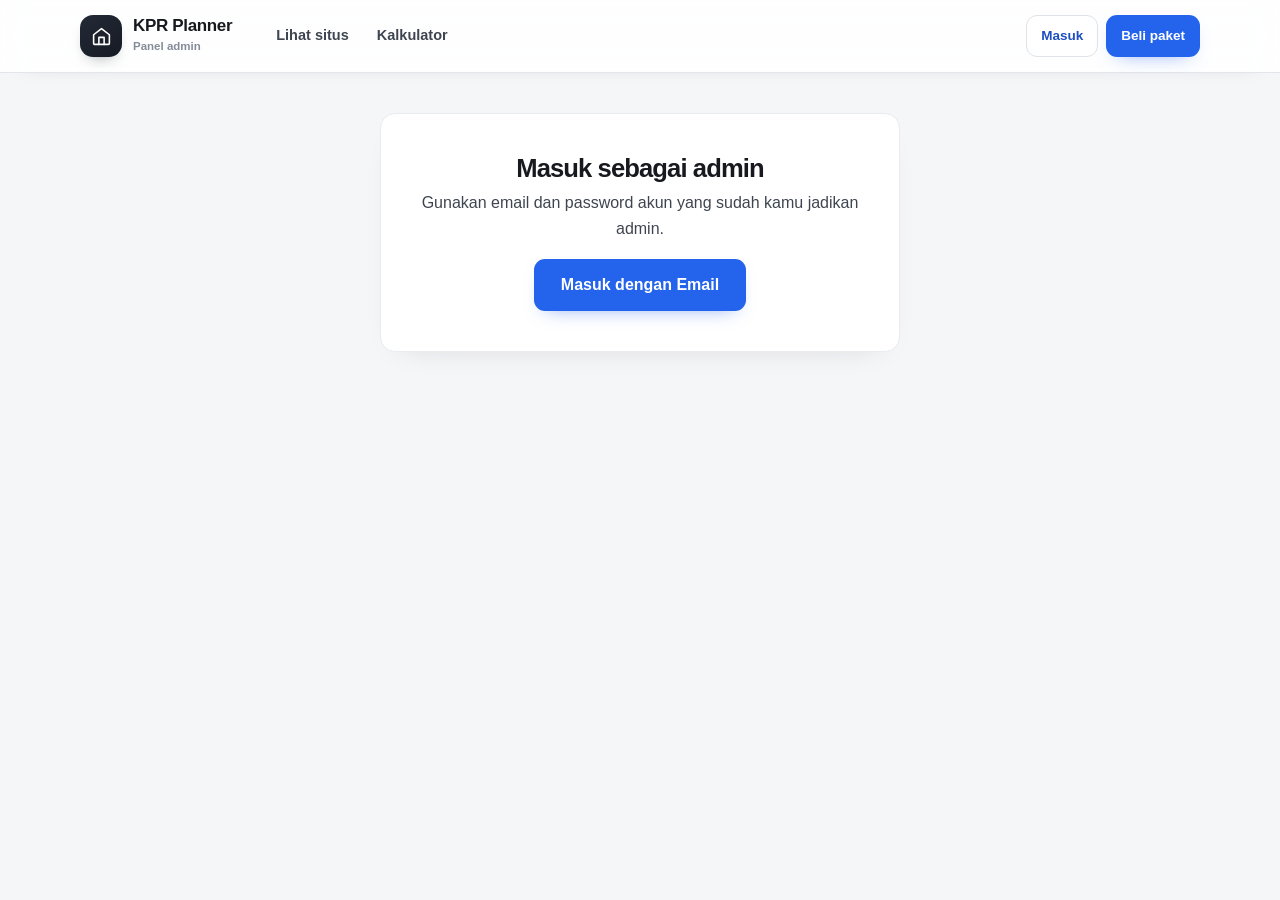
<file: kprpintar/admin.html>
<!doctype html>
<html lang="id">
  <head>
    <meta charset="utf-8" />
    <meta name="viewport" content="width=device-width,initial-scale=1" />
    <meta name="robots" content="noindex,nofollow" />
    <title>Admin — KPR Planner</title>
    <link
      rel="icon"
      href="data:image/svg+xml,%3Csvg xmlns='http://www.w3.org/2000/svg' viewBox='0 0 64 64'%3E%3Crect width='64' height='64' rx='16' fill='%230f2a43'/%3E%3Cpath d='m14 31 18-14 18 14v18a2 2 0 0 1-2 2H16a2 2 0 0 1-2-2z' fill='none' stroke='white' stroke-width='4' stroke-linejoin='round'/%3E%3C/svg%3E"
    />
    <link rel="stylesheet" href="assets/site.css" />
    <link rel="stylesheet" href="assets/modern.css" />
    <style>
      body {
        background: var(--paper);
      }
      .nav .tagadm {
        margin-left: 2px;
        padding: 3px 10px;
        border-radius: 8px;
        background: var(--ink);
        color: #fff;
        font: 800 12px var(--f-body);
      }
      .adm {
        display: grid;
        grid-template-columns: 210px minmax(0, 1fr);
        gap: 28px;
        padding: 30px 0 70px;
        align-items: start;
      }
      .side {
        position: sticky;
        top: 92px;
        display: grid;
        gap: 4px;
      }
      .side a {
        display: flex;
        justify-content: space-between;
        align-items: center;
        gap: 8px;
        padding: 11px 14px;
        border-radius: 12px;
        text-decoration: none;
        color: var(--ink2);
        font-weight: 700;
        font-size: 15px;
      }
      .side a:hover {
        background: #e9f1f6;
      }
      .side a[aria-current="page"] {
        background: var(--ink);
        color: #fff;
      }
      .cnt {
        min-width: 22px;
        padding: 1px 7px;
        border-radius: 999px;
        background: var(--amber);
        color: #3d2506;
        font: 800 12px/1.6 var(--f-body);
        text-align: center;
      }
      .side a[aria-current="page"] .cnt {
        background: #fff;
        color: var(--ink);
      }
      .head {
        display: flex;
        justify-content: space-between;
        align-items: flex-end;
        gap: 14px;
        flex-wrap: wrap;
        margin-bottom: 20px;
      }
      .head h1 {
        font-size: clamp(1.6rem, 3vw, 2.2rem);
      }
      .head p {
        color: var(--muted);
        font-size: 14.5px;
        margin-top: 4px;
      }
      .stats {
        display: grid;
        grid-template-columns: repeat(4, minmax(0, 1fr));
        gap: 14px;
      }
      .stat {
        background: #fff;
        border: 1px solid var(--line);
        border-radius: 16px;
        padding: 18px;
      }
      .stat small {
        display: block;
        color: var(--muted);
        font-weight: 700;
        font-size: 13px;
      }
      .stat b {
        display: block;
        margin-top: 6px;
        font: 800 1.65rem/1.1 var(--f-head);
        letter-spacing: -0.03em;
        color: var(--ink);
        overflow-wrap: anywhere;
      }
      .stat.hot {
        background: var(--ink);
        border-color: var(--ink);
      }
      .stat.hot small {
        color: #9fc0d6;
      }
      .stat.hot b {
        color: #fff;
      }
      .stat.hot a {
        display: inline-block;
        margin-top: 10px;
        color: #fff;
        font-weight: 700;
        font-size: 13.5px;
      }
      .panel {
        background: #fff;
        border: 1px solid var(--line);
        border-radius: 18px;
        margin-top: 18px;
        overflow: hidden;
      }
      .panel > h2 {
        font-size: 1.1rem;
        padding: 18px 20px 0;
      }
      .panel .wrap-x {
        overflow-x: auto;
      }
      .bar {
        display: flex;
        gap: 10px;
        flex-wrap: wrap;
        align-items: center;
        margin-bottom: 14px;
      }
      .bar .inp {
        max-width: 300px;
        min-height: 42px;
      }
      .fchips {
        display: flex;
        gap: 6px;
        flex-wrap: wrap;
      }
      .who {
        display: flex;
        align-items: center;
        gap: 10px;
        min-width: 0;
      }
      .who .avatar {
        width: 32px;
        height: 32px;
        font-size: 13px;
      }
      .who > div b {
        display: block;
        color: var(--ink);
        font-size: 14.5px;
        line-height: 1.25;
      }
      .who > div span {
        display: block;
        color: var(--muted);
        font-size: 12.5px;
        line-height: 1.25;
        max-width: 230px;
        overflow: hidden;
        text-overflow: ellipsis;
        white-space: nowrap;
      }
      .tbl tr.rowlink {
        cursor: pointer;
      }
      .tbl tr.rowlink:hover td {
        background: #f6fafc;
      }
      .empty {
        padding: 36px;
        text-align: center;
        color: var(--muted);
      }
      .ordgrid {
        display: grid;
        grid-template-columns: minmax(0, 1.1fr) minmax(0, 1fr);
        gap: 22px;
      }
      .proof {
        border: 1px solid var(--line);
        border-radius: 14px;
        background: #f1f5f8;
        min-height: 240px;
        display: grid;
        place-items: center;
        overflow: hidden;
      }
      .proof img {
        display: block;
        width: 100%;
        max-height: 58vh;
        object-fit: contain;
        cursor: zoom-in;
      }
      .proof .none {
        padding: 30px;
        text-align: center;
        color: var(--muted);
        font-size: 14px;
      }
      dl.kv {
        margin: 0;
        display: grid;
        gap: 9px;
        font-size: 14.5px;
      }
      dl.kv div {
        display: flex;
        justify-content: space-between;
        gap: 14px;
        border-bottom: 1px solid #edf2f6;
        padding-bottom: 8px;
      }
      dl.kv dt {
        color: var(--muted);
      }
      dl.kv dd {
        margin: 0;
        text-align: right;
        font-weight: 700;
        color: var(--ink);
        overflow-wrap: anywhere;
      }
      .big-amt {
        font: 800 1.6rem/1.1 var(--f-head);
        letter-spacing: -0.03em;
      }
      .reasons {
        display: flex;
        gap: 6px;
        flex-wrap: wrap;
        margin: 8px 0 10px;
      }
      .plan-ed {
        padding: 20px;
        border-top: 1px solid var(--line);
        display: grid;
        gap: 14px;
      }
      .plan-ed:first-of-type {
        border-top: 0;
      }
      .grid2 {
        display: grid;
        grid-template-columns: 1fr 1fr;
        gap: 14px;
      }
      .grid3 {
        display: grid;
        grid-template-columns: repeat(3, 1fr);
        gap: 14px;
        align-items: start;
      }
      .sw {
        display: inline-flex;
        align-items: center;
        gap: 8px;
        font-weight: 700;
        font-size: 14px;
        color: var(--ink);
        cursor: pointer;
      }
      .sw input {
        width: 18px;
        height: 18px;
        accent-color: var(--brand);
      }
      .rek {
        display: grid;
        grid-template-columns: 1fr 1.2fr 1.4fr auto;
        gap: 10px;
        align-items: end;
        margin-bottom: 10px;
      }
      .rek .qr-field,
      .rek .qr-preview {
        grid-column: 1 / -1;
      }
      .qr-preview {
        display: flex;
        align-items: center;
        gap: 12px;
        min-height: 36px;
        color: var(--muted);
        font-size: 13px;
      }
      .qr-preview img {
        width: 120px;
        height: 120px;
        object-fit: contain;
        border: 1px solid var(--line);
        border-radius: 10px;
        background: #fff;
      }
      .sect {
        padding: 20px;
        display: grid;
        gap: 14px;
      }
      .sect + .sect {
        border-top: 1px solid var(--line);
      }
      .sect h3 {
        font-size: 1.05rem;
      }
      @media (max-width: 1000px) {
        .adm {
          grid-template-columns: 1fr;
          gap: 16px;
          padding-top: 18px;
        }
        .side {
          position: static;
          display: flex;
          overflow-x: auto;
          gap: 6px;
          padding-bottom: 4px;
          margin: 0 -16px;
          padding-inline: 16px;
        }
        .side a {
          white-space: nowrap;
          flex: none;
        }
        .stats {
          grid-template-columns: repeat(2, minmax(0, 1fr));
        }
        .ordgrid {
          grid-template-columns: 1fr;
        }
        .grid2,
        .grid3 {
          grid-template-columns: 1fr;
        }
        .rek {
          grid-template-columns: 1fr 1fr;
        }
        .rek .btn {
          grid-column: 1/-1;
        }
        .rek .qr-field,
        .rek .qr-preview {
          grid-column: 1/-1;
        }
      }
    </style>
  </head>
  <body>
    <header class="nav">
      <div class="container">
        <a class="brand" href="index.html"
          ><span class="brand-mark"
            ><svg
              viewBox="0 0 24 24"
              fill="none"
              stroke="currentColor"
              stroke-width="1.8"
              stroke-linecap="round"
              stroke-linejoin="round"
            >
              <path d="m3 10 9-7 9 7v10a1 1 0 0 1-1 1H4a1 1 0 0 1-1-1z" />
              <path d="M9 21v-8h6v8" /></svg></span
          ><span><b>KPR Planner</b><small>Panel admin</small></span></a
        >
        <nav class="nav-links" aria-label="Menu">
          <a href="index.html">Lihat situs</a><a href="app.html">Kalkulator</a>
        </nav>
        <div class="nav-auth" id="navAuth"></div>
        <button
          class="nav-toggle"
          type="button"
          aria-label="Buka menu"
          aria-expanded="false"
        >
          <svg
            viewBox="0 0 24 24"
            fill="none"
            stroke="currentColor"
            stroke-width="2"
            stroke-linecap="round"
          >
            <path d="M4 7h16M4 12h16M4 17h16" />
          </svg>
        </button>
      </div>
    </header>

    <main class="container" id="root">
      <div class="card" style="margin-top: 30px">Memeriksa akses…</div>
    </main>

    <script src="assets/config.js"></script>
    <script src="assets/core.js"></script>
    <script src="assets/ui.js"></script>
    <script>
      (function () {
        "use strict";
        var A = window.RCApi,
          U = window.RCUI,
          esc = U.esc;
        var root = document.getElementById("root");
        var S = {
          filter: "menunggu_verifikasi",
          q: "",
          orders: [],
          users: [],
          plans: [],
          settings: null,
        };
        var FILTERS = [
          ["menunggu_verifikasi", "Perlu diverifikasi"],
          ["menunggu_bayar", "Menunggu bayar"],
          ["disetujui", "Disetujui"],
          ["ditolak", "Ditolak"],
          ["dibatalkan", "Dibatalkan"],
          ["semua", "Semua"],
        ];
        var NAV = [
          ["ringkasan", "Ringkasan"],
          ["pesanan", "Pesanan"],
          ["pengguna", "Pengguna"],
          ["paket", "Paket harga"],
          ["pengaturan", "Pengaturan"],
        ];
        var content;

        function short(id) {
          return String(id).replace(/-/g, "").slice(-8).toUpperCase();
        }
        function who(p) {
          p = p || {};
          return (
            '<div class="who">' +
            U.avatar(p) +
            '<div style="min-width:0"><b>' +
            esc(p.nama || "–") +
            "</b><span>" +
            esc(p.email || "") +
            "</span></div></div>"
          );
        }
        function err(e) {
          U.toast(e.message || String(e), "bad");
        }
        function loading() {
          content.innerHTML =
            '<div class="panel"><div class="empty">Memuat…</div></div>';
        }
        function head(t, sub, extra) {
          return (
            '<div class="head"><div><h1>' +
            t +
            "</h1>" +
            (sub ? "<p>" + sub + "</p>" : "") +
            "</div>" +
            (extra || "") +
            "</div>"
          );
        }
        function badgeCount() {
          A.adminStats().then(
            function (s) {
              var a = document.querySelector(".side a[data-t=pesanan]");
              if (!a) return;
              var c = a.querySelector(".cnt");
              if (c) c.remove();
              if (s.menunggu_verifikasi > 0)
                a.insertAdjacentHTML(
                  "beforeend",
                  '<span class="cnt" title="Perlu diverifikasi">' +
                    s.menunggu_verifikasi +
                    "</span>",
                );
            },
            function () {},
          );
        }

        /* ---------- kerangka ---------- */
        function shell() {
          root.innerHTML =
            (A.mode === "demo" ? "" : "") +
            '<div class="adm"><nav class="side" aria-label="Menu admin">' +
            NAV.map(function (n) {
              return (
                '<a href="#' + n[0] + '" data-t="' + n[0] + '">' + n[1] + "</a>"
              );
            }).join("") +
            '</nav><section id="content" aria-live="polite"></section></div>';
          content = document.getElementById("content");
          window.addEventListener("hashchange", route);
          route();
          badgeCount();
        }
        function route() {
          var t = (location.hash || "#ringkasan").slice(1);
          if (!TABS[t]) t = "ringkasan";
          document.querySelectorAll(".side a").forEach(function (a) {
            if (a.dataset.t === t) a.setAttribute("aria-current", "page");
            else a.removeAttribute("aria-current");
          });
          document.title =
            NAV.filter(function (n) {
              return n[0] === t;
            })[0][1] + " — Admin KPR Planner";
          loading();
          TABS[t]();
        }

        /* ---------- ringkasan ---------- */
        function tabRingkasan() {
          Promise.all([
            A.adminStats(),
            A.adminOrders({ status: "menunggu_verifikasi", limit: 5 }),
          ])
            .then(function (r) {
              var s = r[0],
                list = r[1];
              function st(l, v, cls, extra) {
                return (
                  '<div class="stat ' +
                  (cls || "") +
                  '"><small>' +
                  l +
                  "</small><b>" +
                  v +
                  "</b>" +
                  (extra || "") +
                  "</div>"
                );
              }
              content.innerHTML =
                head(
                  "Ringkasan",
                  "Gambaran cepat penjualan dan pembayaran yang menunggu.",
                ) +
                '<div class="stats">' +
                st(
                  "Perlu diverifikasi",
                  s.menunggu_verifikasi,
                  "hot",
                  '<a href="#pesanan" data-goto="menunggu_verifikasi">' +
                    (s.menunggu_verifikasi
                      ? "Periksa sekarang"
                      : "Tidak ada antrean") +
                    "</a>",
                ) +
                st("Menunggu pembayaran", s.menunggu_bayar) +
                st("Pendapatan bulan ini", A.rp(s.pendapatan_bulan_ini)) +
                st("Total pendapatan", A.rp(s.pendapatan_total)) +
                st("Pesanan disetujui", s.pesanan_disetujui) +
                st("Pengguna terdaftar", s.pengguna) +
                st("Akses aktif", s.akses_aktif) +
                st("Pemegang Lifetime", s.lifetime) +
                "</div>" +
                '<div class="panel"><h2>Menunggu verifikasi</h2>' +
                (list.length
                  ? ordersTable(list)
                  : '<div class="empty">Tidak ada pembayaran yang menunggu. Semua sudah beres.</div>') +
                "</div>";
            })
            .catch(err);
        }

        /* ---------- pesanan ---------- */
        function packageLabel(group) {
          return group === "rencana"
            ? "Paket 1"
            : group === "tools"
              ? "Paket 2"
              : "Paket 3";
        }
        function ordersTable(rows) {
          return (
            '<div class="wrap-x"><table class="tbl"><thead><tr><th>Dikirim / dibuat</th><th>Pembeli</th><th>Paket</th><th class="num">Total</th><th>Status</th><th></th></tr></thead><tbody>' +
            rows
              .map(function (o) {
                return (
                  '<tr class="rowlink" data-open="' +
                  esc(o.id) +
                  '"><td>' +
                  A.tglJam(o.dikirim_at || o.created_at) +
                  "</td><td>" +
                  who(o.pengguna) +
                  "</td><td>" +
                  esc(o.plan_nama) +
                  (o.harga_upgrade_kredit > 0
                    ? '<br><span class="sub">Upgrade dari ' +
                      packageLabel(o.upgrade_dari) +
                      "</span>"
                    : "") +
                  '</td><td class="num"><b>' +
                  A.rp(o.total) +
                  "</b></td><td>" +
                  U.badge(o.status) +
                  '</td><td class="num"><button class="btn btn-sm ' +
                  (o.status === "menunggu_verifikasi"
                    ? "btn-primary"
                    : "btn-ghost") +
                  '" type="button" data-open="' +
                  esc(o.id) +
                  '">' +
                  (o.status === "menunggu_verifikasi" ? "Periksa" : "Detail") +
                  "</button></td></tr>"
                );
              })
              .join("") +
            "</tbody></table></div>"
          );
        }
        function visibleOrders() {
          var q = S.q.toLowerCase().trim();
          return S.orders.filter(function (o) {
            if (!q) return true;
            var p = o.pengguna || {};
            return (
              [
                p.nama,
                p.email,
                o.plan_nama,
                o.nama_pengirim,
                short(o.id),
                String(o.total),
              ]
                .join(" ")
                .toLowerCase()
                .indexOf(q) > -1
            );
          });
        }
        function drawOrders() {
          var rows = visibleOrders();
          document.getElementById("ordBody").innerHTML = rows.length
            ? ordersTable(rows)
            : '<div class="empty">Tidak ada pesanan pada filter ini.</div>';
        }
        function tabPesanan() {
          A.adminOrders({ status: S.filter })
            .then(function (rows) {
              S.orders = rows;
              content.innerHTML =
                head(
                  "Pesanan",
                  "Periksa bukti transfer, lalu setujui atau tolak.",
                  '<button class="btn btn-ghost btn-sm" type="button" id="csvBtn">Ekspor CSV</button>',
                ) +
                '<div class="bar"><div class="fchips" role="group" aria-label="Filter status">' +
                FILTERS.map(function (f) {
                  return (
                    '<button class="chip" type="button" data-f="' +
                    f[0] +
                    '" aria-pressed="' +
                    (S.filter === f[0]) +
                    '">' +
                    f[1] +
                    "</button>"
                  );
                }).join("") +
                '</div><input class="inp" id="ordQ" type="search" placeholder="Cari nama, email, nominal…" value="' +
                esc(S.q) +
                '" aria-label="Cari pesanan"></div>' +
                '<div class="panel" id="ordBody"></div>';
              drawOrders();
            })
            .catch(err);
        }
        function csvOrders() {
          var rows = visibleOrders(),
            h = [
              "No. pesanan",
              "Dibuat",
              "Nama",
              "Email",
              "Paket",
              "Harga",
              "Kredit upgrade",
              "Upgrade dari",
              "Batas akses lama",
              "Kode unik",
              "Total",
              "Status",
              "Pengirim",
              "Bank pengirim",
              "Tgl transfer",
              "Diproses",
            ];
          function c(v) {
            v = v == null ? "" : String(v);
            return /[",\n;]/.test(v) ? '"' + v.replace(/"/g, '""') + '"' : v;
          }
          var lines = [h.join(",")].concat(
            rows.map(function (o) {
              var p = o.pengguna || {};
              return [
                short(o.id),
                o.created_at,
                p.nama,
                p.email,
                o.plan_nama,
                o.harga_dasar,
                o.harga_upgrade_kredit,
                o.upgrade_dari,
                o.upgrade_akses_sampai,
                o.kode_unik,
                o.total,
                (A.STATUS[o.status] || {}).label,
                o.nama_pengirim,
                o.bank_pengirim,
                o.tgl_transfer,
                o.diproses_at,
              ]
                .map(c)
                .join(",");
            }),
          );
          var blob = new Blob(["﻿" + lines.join("\n")], {
              type: "text/csv;charset=utf-8",
            }),
            a = document.createElement("a");
          a.href = URL.createObjectURL(blob);
          a.download = "pesanan-rumah-cerdas.csv";
          document.body.appendChild(a);
          a.click();
          a.remove();
        }

        var REASONS = [
          "Nominal tidak sesuai",
          "Bukti transfer tidak terbaca",
          "Dana belum masuk ke rekening",
          "Nama pengirim tidak sesuai",
        ];
        function buyerWhatsAppLink(o) {
          if (!o.whatsapp_opt_in) return "";
          var number = String(o.nomor_telepon || "").replace(/\D/g, "");
          if (number.indexOf("0") === 0)
            number = "62" + number.slice(1);
          else if (number.indexOf("8") === 0)
            number = "62" + number;
          if (!/^62[1-9]\d{7,12}$/.test(number)) return "";
          var name = (o.pengguna || {}).nama || "Pelanggan";
          var message =
            "Halo " +
            name +
            ", pembayaran Rp" +
            Number(o.total || 0).toLocaleString("id-ID") +
            " untuk paket " +
            o.plan_nama +
            " (pesanan #" +
            short(o.id) +
            ") sudah disetujui. Akses paketmu sudah aktif. Terima kasih.";
          return (
            "https://wa.me/" +
            number +
            "?text=" +
            encodeURIComponent(message)
          );
        }
        function openOrder(id) {
          var o = S.orders.filter(function (x) {
            return x.id === id;
          })[0];
          if (!o) return;
          var isUpgrade = (o.harga_upgrade_kredit || 0) > 0;
          var upgradeSurplus = isUpgrade
            ? Math.max(0, o.harga_upgrade_kredit - o.harga_dasar)
            : 0;
          var dlg = U.mk(
            '<dialog class="wide"><div class="dlg" style="position:relative"><button class="dlg-x" type="button" aria-label="Tutup" data-x>&times;</button>' +
              "<h3>Pesanan #" +
              short(o.id) +
              " " +
              U.badge(o.status) +
              '</h3><p class="sub">' +
              (isUpgrade
                ? "Pesanan upgrade. Pastikan persetujuan dilakukan sebelum paket sebelumnya berakhir."
                : "Cocokkan nominal dan rekening tujuan di bukti dengan mutasi rekeningmu sebelum menyetujui.") +
              "</p>" +
              '<div class="ordgrid"><div><div class="proof" id="proofBox"><div class="none">' +
              (o.bukti_path
                ? "Memuat bukti…"
                : "Pembeli belum mengunggah bukti transfer.") +
              "</div></div></div>" +
              '<div><dl class="kv"><div><dt>Total transfer</dt><dd class="big-amt">' +
              A.rp(o.total) +
              "</dd></div><div><dt>Pembeli</dt><dd>" +
              esc((o.pengguna || {}).nama || "–") +
              '<br><span style="font-weight:500;color:var(--muted)">' +
              esc((o.pengguna || {}).email || "") +
              "</span></dd></div>" +
              "<div><dt>Paket</dt><dd>" +
              esc(o.plan_nama) +
              " (" +
              (o.durasi_hari == null
                ? "Lifetime"
                : A.durasiLabel(o.durasi_hari)) +
              ")</dd></div>" +
              (isUpgrade
                ? "<div><dt>Harga paket tujuan</dt><dd>" +
                  A.rp(o.harga_dasar) +
                  "</dd></div><div><dt>Kredit dari " +
                  packageLabel(o.upgrade_dari) +
                  "</dt><dd>−" +
                  A.rp(o.harga_upgrade_kredit) +
                  "</dd></div><div><dt>Batas persetujuan upgrade</dt><dd>" +
                  (o.upgrade_lifetime
                    ? "Paket Lifetime aktif"
                    : A.tglJam(o.upgrade_akses_sampai)) +
                  "</dd></div>" +
                  (upgradeSurplus
                    ? "<div><dt>Sisa kredit untuk upgrade berikutnya</dt><dd>" +
                      A.rp(upgradeSurplus) +
                      "</dd></div>"
                    : "")
                : "<div><dt>Harga + kode unik</dt><dd>" +
                  A.rp(o.harga_dasar) +
                  " + " +
                  A.rp(o.kode_unik) +
                  "</dd></div>") +
              "<div><dt>Nama pengirim</dt><dd>" +
              esc(o.nama_pengirim || "–") +
              "</dd></div><div><dt>Bank / e-wallet</dt><dd>" +
              esc(o.bank_pengirim || "–") +
              "</dd></div>" +
              "<div><dt>Tanggal transfer</dt><dd>" +
              A.tgl(o.tgl_transfer) +
              "</dd></div><div><dt>Dikirim</dt><dd>" +
              A.tglJam(o.dikirim_at) +
              "</dd></div>" +
              (o.catatan
                ? "<div><dt>Catatan pembeli</dt><dd>" +
                  esc(o.catatan) +
                  "</dd></div>"
                : "") +
              (o.alasan_tolak
                ? "<div><dt>Alasan penolakan</dt><dd>" +
                  esc(o.alasan_tolak) +
                  "</dd></div>"
                : "") +
              (o.diproses_at
                ? "<div><dt>Diproses</dt><dd>" +
                  A.tglJam(o.diproses_at) +
                  "</dd></div>"
                : "") +
              "</dl>" +
              '<div id="actBox" style="margin-top:18px"></div></div></div></div></dialog>',
          );
          document.body.appendChild(dlg);
          var act = dlg.querySelector("#actBox");
          function actions() {
            if (o.status === "disetujui" || o.status === "dibatalkan") {
              act.innerHTML =
                '<div class="notice">' +
                U.icon.info +
                "<span>Pesanan ini sudah " +
                (o.status === "disetujui"
                  ? "disetujui dan aksesnya aktif."
                  : "dibatalkan pembeli.") +
                "</span></div>";
              return;
            }
            act.innerHTML =
              '<div style="display:flex;gap:10px;flex-wrap:wrap"><button class="btn btn-aqua" type="button" id="okBtn">Setujui &amp; aktifkan akses</button><button class="btn btn-danger" type="button" id="noBtn">Tolak…</button></div>' +
              '<div id="rejBox" hidden style="margin-top:14px"><label class="lbl" for="rejTxt">Alasan penolakan (dibaca pembeli)</label><div class="reasons">' +
              REASONS.map(function (r) {
                return (
                  '<button class="chip" type="button" data-r="' +
                  esc(r) +
                  '">' +
                  esc(r) +
                  "</button>"
                );
              }).join("") +
              "</div>" +
              '<textarea class="inp" id="rejTxt" placeholder="Tulis alasan agar pembeli tahu apa yang perlu diperbaiki"></textarea><div class="dlg-actions" style="margin-top:12px"><button class="btn btn-ghost" type="button" id="rejCancel">Batal</button><button class="btn btn-danger" type="button" id="rejGo">Kirim penolakan</button></div></div>';
          }
          actions();
          dlg.addEventListener("click", function (e) {
            if (e.target === dlg || e.target.closest("[data-x]")) {
              dlg.close();
              return;
            }
            if (e.target.closest("#proofBox img")) {
              window.open(e.target.src, "_blank", "noopener");
              return;
            }
            var r = e.target.closest("[data-r]");
            if (r) {
              dlg.querySelector("#rejTxt").value = r.dataset.r;
              return;
            }
            if (e.target.closest("#noBtn")) {
              dlg.querySelector("#rejBox").hidden = false;
              dlg.querySelector("#rejTxt").focus();
              return;
            }
            if (e.target.closest("#rejCancel")) {
              dlg.querySelector("#rejBox").hidden = true;
              return;
            }
            if (e.target.closest("#okBtn")) {
              var go = function () {
                var b = dlg.querySelector("#okBtn");
                var waUrl = buyerWhatsAppLink(o);
                var waWindow = waUrl ? window.open("about:blank", "_blank") : null;
                b.disabled = true;
                b.innerHTML = '<span class="spin"></span>Memproses…';
                A.adminApprove(o.id).then(
                  function () {
                    if (waUrl) {
                      if (waWindow && !waWindow.closed) {
                        waWindow.location.href = waUrl;
                        waWindow.opener = null;
                      } else {
                        window.location.href = waUrl;
                      }
                    } else {
                      U.toast(
                        "Disetujui. Nomor WhatsApp pembeli tidak tersedia atau izinnya tidak tercatat.",
                        "bad",
                      );
                    }
                    dlg.close();
                    refreshTab();
                  },
                  function (er) {
                    if (waWindow && !waWindow.closed) waWindow.close();
                    b.disabled = false;
                    b.textContent = "Setujui & aktifkan akses";
                    err(er);
                  },
                );
              };
              if (!o.bukti_path)
                U.confirm(
                  "Pembeli belum mengunggah bukti transfer. Setujui hanya jika kamu sudah memastikan uangnya masuk.",
                  { title: "Setujui tanpa bukti?", ok: "Ya, setujui" },
                ).then(function (y) {
                  if (y) go();
                });
              else go();
              return;
            }
            if (e.target.closest("#rejGo")) {
              var txt = dlg.querySelector("#rejTxt").value.trim();
              if (!txt) {
                dlg.querySelector("#rejTxt").classList.add("err");
                U.toast("Tulis alasan penolakan dulu.", "bad");
                return;
              }
              var b2 = e.target.closest("#rejGo");
              b2.disabled = true;
              A.adminReject(o.id, txt).then(
                function () {
                  U.toast(
                    "Pembayaran ditolak. Pembeli akan melihat alasannya.",
                    "ok",
                  );
                  dlg.close();
                  refreshTab();
                },
                function (er) {
                  b2.disabled = false;
                  err(er);
                },
              );
            }
          });
          dlg.addEventListener("close", function () {
            dlg.remove();
          });
          dlg.showModal();
          if (o.bukti_path)
            A.proofUrl(o.bukti_path).then(
              function (url) {
                var b = dlg.querySelector("#proofBox");
                if (b)
                  b.innerHTML =
                    '<img src="' +
                    esc(url) +
                    '" alt="Bukti transfer #' +
                    short(o.id) +
                    '" title="Klik untuk memperbesar">';
              },
              function (er) {
                var b = dlg.querySelector("#proofBox");
                if (b)
                  b.innerHTML =
                    '<div class="none">Bukti tidak bisa dimuat: ' +
                    esc(er.message) +
                    "</div>";
              },
            );
        }
        function refreshTab() {
          badgeCount();
          route();
        }

        /* ---------- pengguna ---------- */
        function accessBadge(u) {
          if (u.is_admin)
            return '<span class="badge" data-tone="green">Admin</span>';
          var active = [];
          var legacyAccess = A.hasLegacyAccess(u);
          if (legacyAccess)
            active.push(
              A.legacyPlanName(u) +
                " · semua fitur" +
                (u.lifetime
                  ? " Lifetime"
                  : u.akses_sampai
                    ? " sampai " + A.tgl(u.akses_sampai)
                    : ""),
            );
          ["rencana", "tools"].forEach(function (group) {
            if (
              legacyAccess
                ? !A.hasScopedPlanAccess(u, group)
                : !A.hasPlanAccess(u, group)
            )
              return;
            var until =
              group === "rencana"
                ? u.akses_rencana_sampai
                : u.akses_tools_sampai;
            var label = group === "rencana" ? "Rencana" : "Tools";
            active.push(
              label +
                " " +
                (A.hasLifetimeAccess(u, group)
                  ? "Lifetime"
                  : until || u.akses_sampai
                    ? "sampai " + A.tgl(until || u.akses_sampai)
                    : "aktif"),
            );
          });
          if (active.length)
            return (
              '<span class="badge" data-tone="blue">' +
              esc(active.join(" · ")) +
              "</span>"
            );
          return (
            '<span class="badge" data-tone="gray">' +
            (u.akses_sampai ||
            u.akses_rencana_sampai ||
            u.akses_tools_sampai
              ? "Akses berakhir"
              : "Belum ada akses") +
            "</span>"
          );
        }
        function drawUsers() {
          var rows = S.users;
          document.getElementById("usrBody").innerHTML = rows.length
            ? '<div class="wrap-x"><table class="tbl"><thead><tr><th>Pengguna</th><th>Terdaftar</th><th>Akses</th><th></th></tr></thead><tbody>' +
              rows
                .map(function (u) {
                  return (
                    "<tr><td>" +
                    who(u) +
                    (u.is_admin
                      ? ' <span class="badge" data-tone="amber" style="margin-top:4px">Admin</span>'
                      : "") +
                    "</td><td>" +
                    A.tgl(u.created_at) +
                    "</td><td>" +
                    accessBadge(u) +
                    '</td><td class="num"><button class="btn btn-sm btn-ghost" type="button" data-access="' +
                    esc(u.id) +
                    '">Atur akses</button></td></tr>'
                  );
                })
                .join("") +
              "</tbody></table></div>"
            : '<div class="empty">Tidak ada pengguna yang cocok.</div>';
        }
        var usrTimer;
        function tabPengguna(q) {
          A.adminUsers(q || "")
            .then(function (rows) {
              S.users = rows;
              if (!document.getElementById("usrBody")) {
                content.innerHTML =
                  head(
                    "Pengguna",
                    "Semua akun yang pernah masuk. Atur akses secara manual untuk hadiah atau kompensasi.",
                  ) +
                  '<div class="bar"><input class="inp" id="usrQ" type="search" placeholder="Cari nama atau email…" aria-label="Cari pengguna" value="' +
                  esc(q || "") +
                  '"></div><div class="panel" id="usrBody"></div>';
              }
              drawUsers();
            })
            .catch(err);
        }
        function openAccess(id) {
          var u = S.users.filter(function (x) {
            return x.id === id;
          })[0];
          if (!u) return;
          var dlg = U.mk(
            '<dialog><div class="dlg" style="position:relative"><button class="dlg-x" type="button" aria-label="Tutup" data-x>&times;</button><h3>Atur akses</h3><p class="sub">' +
              esc(u.nama || u.email) +
              "<br>Sekarang: " +
              accessBadge(u) +
              "</p>" +
              '<div class="field"><label for="acMode">Tindakan</label><select class="inp" id="acMode"><option value="tambah">Tambah hari akses</option><option value="tanggal">Tentukan tanggal berakhir</option><option value="lifetime">Jadikan Lifetime</option><option value="cabut">Cabut akses</option></select></div>' +
              '<div class="field" id="acDays" style="margin-top:14px"><label for="acN">Jumlah hari</label><input class="inp" id="acN" type="number" min="1" value="30"><span class="hint">Dihitung dari sisa akses saat ini, atau dari hari ini jika sudah berakhir.</span></div>' +
              '<div class="field" id="acDate" style="margin-top:14px" hidden><label for="acD">Berakhir pada</label><input class="inp" id="acD" type="date"></div>' +
              '<div class="dlg-actions"><button class="btn btn-ghost" type="button" data-x>Batal</button><button class="btn btn-primary" type="button" id="acGo">Simpan</button></div></div></dialog>',
          );
          document.body.appendChild(dlg);
          var mode = dlg.querySelector("#acMode");
          mode.addEventListener("change", function () {
            dlg.querySelector("#acDays").hidden = mode.value !== "tambah";
            dlg.querySelector("#acDate").hidden = mode.value !== "tanggal";
          });
          dlg.addEventListener("click", function (e) {
            if (e.target === dlg || e.target.closest("[data-x]")) {
              dlg.close();
              return;
            }
            if (!e.target.closest("#acGo")) return;
            var m = mode.value,
              payload;
            if (m === "tambah") {
              var n = parseInt(dlg.querySelector("#acN").value, 10);
              if (!(n > 0)) {
                U.toast("Isi jumlah hari yang benar.", "bad");
                return;
              }
              var base = Math.max(
                Date.now(),
                u.akses_sampai && !u.lifetime
                  ? new Date(u.akses_sampai).getTime()
                  : 0,
              );
              payload = {
                lifetime: false,
                akses_sampai: new Date(base + n * 86400000).toISOString(),
              };
            } else if (m === "tanggal") {
              var d = dlg.querySelector("#acD").value;
              if (!d) {
                U.toast("Pilih tanggalnya dulu.", "bad");
                return;
              }
              payload = {
                lifetime: false,
                akses_sampai: new Date(d + "T23:59:59").toISOString(),
              };
            } else if (m === "lifetime")
              payload = { lifetime: true, akses_sampai: null };
            else payload = { lifetime: false, akses_sampai: null };
            var go = function () {
              A.adminSetAccess(u.id, payload).then(function () {
                U.toast("Akses diperbarui.", "ok");
                dlg.close();
                tabPengguna(
                  document.getElementById("usrQ")
                    ? document.getElementById("usrQ").value
                    : "",
                );
              }, err);
            };
            if (m === "cabut")
              U.confirm(
                "Akses " + (u.nama || u.email) + " akan dicabut sekarang juga.",
                { title: "Cabut akses?", ok: "Cabut", danger: true },
              ).then(function (y) {
                if (y) go();
              });
            else go();
          });
          dlg.addEventListener("close", function () {
            dlg.remove();
          });
          dlg.showModal();
        }

        /* ---------- paket ---------- */
        function planEditor(p, isNew) {
          var life =
            p.durasi_hari == null && !isNew
              ? true
              : p.durasi_hari == null && isNew
                ? false
                : false;
          if (!isNew && p.durasi_hari == null) life = true;
          var id = esc(p.id || ""),
            group = A.planGroup(p);
          return (
            '<div class="plan-ed" data-plan="' +
            id +
            '" data-new="' +
            (isNew ? 1 : 0) +
            '">' +
            '<div class="grid2"><div class="field"><label>Nama paket</label><input class="inp" data-k="nama" value="' +
            esc(p.nama || "") +
            '" placeholder="Contoh: Bulanan"></div>' +
            '<div class="field"><label>Harga (Rp)</label><input class="inp" data-k="harga" type="number" min="0" step="1000" value="' +
            (p.harga == null ? "" : p.harga) +
            '" placeholder="39000"></div></div>' +
            '<div class="field"><label>Fitur yang dibuka</label><select class="inp" data-k="akses_grup">' +
            '<option value="rencana"' +
            (group === "rencana" ? " selected" : "") +
            ">Paket 1 — Ringkasan, Isian Data, Simulasi</option>" +
            '<option value="tools"' +
            (group === "tools" ? " selected" : "") +
            ">Paket 2 — Paket 1 + Arus Kas, Health Check, Catatan Kas</option>" +
            '<option value="semua"' +
            (group === "semua" ? " selected" : "") +
            ">Paket 3 — Semua fitur</option></select></div>" +
            '<div class="field"><label>Deskripsi singkat</label><input class="inp" data-k="deskripsi" value="' +
            esc(p.deskripsi || "") +
            '"></div>' +
            '<div class="grid3"><div class="field"><label>Durasi (hari)</label><input class="inp" data-k="durasi" type="number" min="1" value="' +
            (life ? "" : p.durasi_hari || 30) +
            '"' +
            (life ? " disabled" : "") +
            '><label class="sw" style="margin-top:6px"><input type="checkbox" data-k="life"' +
            (life ? " checked" : "") +
            "> Lifetime (tanpa batas waktu)</label></div>" +
            '<div class="field"><label>Label sorotan</label><input class="inp" data-k="sorotan" value="' +
            esc(p.sorotan || "") +
            '" placeholder="Kosongkan jika tidak perlu"></div>' +
            '<div class="field"><label>Urutan tampil</label><input class="inp" data-k="urutan" type="number" value="' +
            (p.urutan == null ? 9 : p.urutan) +
            '"></div></div>' +
            '<div class="field"><label>Fitur (satu per baris)</label><textarea class="inp" data-k="fitur" rows="5">' +
            esc((p.fitur || []).join("\n")) +
            "</textarea></div>" +
            '<div style="display:flex;gap:12px;align-items:center;justify-content:space-between;flex-wrap:wrap"><label class="sw"><input type="checkbox" data-k="aktif"' +
            (p.aktif === false ? "" : " checked") +
            "> Tampilkan di halaman harga</label>" +
            '<div style="display:flex;gap:8px"><button class="btn btn-primary btn-sm" type="button" data-save>Simpan paket</button>' +
            (isNew
              ? '<button class="btn btn-ghost btn-sm" type="button" data-discard>Batal</button>'
              : '<button class="btn btn-danger btn-sm" type="button" data-del>Hapus</button>') +
            "</div></div></div>"
          );
        }
        function tabPaket() {
          A.adminPlans()
            .then(function (plans) {
              S.plans = plans;
              content.innerHTML =
                head(
                  "Paket harga",
                  "Atur hak akses, harga, dan durasi setiap paket. Paket baru nonaktif sampai harga dan masa aktif ditentukan.",
                  '<button class="btn btn-primary btn-sm" type="button" id="addPlan">+ Tambah paket</button>',
                ) +
                '<div class="panel" id="planList">' +
                (plans.length
                  ? plans
                      .map(function (p) {
                        return planEditor(p, false);
                      })
                      .join("")
                  : '<div class="empty">Belum ada paket.</div>') +
                "</div>";
            })
            .catch(err);
        }
        function savePlan(box) {
          function v(k) {
            return box.querySelector("[data-k=" + k + "]");
          }
          var isNew = box.dataset.new === "1",
            nama = v("nama").value.trim(),
            harga = parseInt(v("harga").value, 10),
            life = v("life").checked,
            dur = parseInt(v("durasi").value, 10);
          if (!nama) {
            U.toast("Isi nama paket.", "bad");
            v("nama").focus();
            return;
          }
          if (!(harga >= 0)) {
            U.toast("Isi harga dengan angka.", "bad");
            v("harga").focus();
            return;
          }
          if (v("aktif").checked && !(harga > 0)) {
            U.toast("Paket aktif harus memiliki harga lebih dari Rp0.", "bad");
            v("harga").focus();
            return;
          }
          if (!life && !(dur > 0)) {
            U.toast("Isi durasi dalam hari, atau centang Lifetime.", "bad");
            v("durasi").focus();
            return;
          }
          var id = box.dataset.plan;
          if (isNew) {
            var base = A.slug(nama),
              n = 1;
            id = base;
            var ids = S.plans.map(function (p) {
              return p.id;
            });
            while (ids.indexOf(id) > -1) id = base + "-" + ++n;
          }
          var p = {
            id: id,
            nama: nama,
            deskripsi: v("deskripsi").value.trim() || null,
            harga: harga,
            durasi_hari: life ? null : dur,
            akses_grup: A.planGroup({
              id: id,
              akses_grup: v("akses_grup").value,
            }),
            fitur: v("fitur")
              .value.split("\n")
              .map(function (x) {
                return x.trim();
              })
              .filter(Boolean),
            sorotan: v("sorotan").value.trim() || null,
            aktif: v("aktif").checked,
            urutan: parseInt(v("urutan").value, 10) || 0,
          };
          A.adminSavePlan(p).then(function () {
            U.toast('Paket "' + nama + '" disimpan.', "ok");
            tabPaket();
          }, err);
        }

        /* ---------- pengaturan ---------- */
        function rekRow(r) {
          return (
            '<div class="rek"><div class="field"><label>Bank / e-wallet</label><input class="inp" data-r="bank" value="' +
            esc(r.bank || "") +
            '" placeholder="BCA"></div><div class="field"><label>Nomor rekening</label><input class="inp" data-r="nomor" inputmode="numeric" value="' +
            esc(r.nomor || "") +
            '"></div><div class="field"><label>Atas nama</label><input class="inp" data-r="atas_nama" value="' +
            esc(r.atas_nama || "") +
            '"></div><button class="btn btn-danger btn-sm" type="button" data-rmrek aria-label="Hapus rekening">Hapus</button><div class="field qr-field"><label>QRIS / QR pembayaran (opsional)</label><input class="inp" type="file" data-r="qr_file" accept="image/png,image/jpeg,image/webp"><span class="hint">Unggah gambar QR resmi (PNG, JPG, atau WebP, maks. 250 KB).</span><input type="hidden" data-r="qr_image" value="' +
            esc(r.qr_image || "") +
            '"></div><div class="qr-preview" data-qr-preview>' +
            (r.qr_image
              ? '<img src="' +
                esc(r.qr_image) +
                '" alt="Pratinjau QR pembayaran"><button class="btn btn-ghost btn-sm" type="button" data-rmqr>Hapus QR</button>'
              : "<span>Belum ada QR yang diunggah.</span>") +
            "</div></div>"
          );
        }
        function normWa(v) {
          var d = String(v || "").replace(/[^0-9]/g, "");
          if (d.indexOf("0") === 0) d = "62" + d.slice(1);
          else if (d.indexOf("8") === 0) d = "62" + d;
          return d;
        }
        function tabPengaturan() {
          A.getSettings()
            .then(function (s) {
              S.settings = s;
              var b = s.bisnis,
                p = s.pembayaran;
              content.innerHTML =
                head(
                  "Pengaturan",
                  "Rekening tujuan transfer dan kontak yang tampil ke pembeli.",
                ) +
                '<div class="panel"><div class="sect"><h3>Rekening tujuan transfer</h3><div id="rekList">' +
                (p.rekening.length ? p.rekening : [{}]).map(rekRow).join("") +
                '</div><div><button class="btn btn-ghost btn-sm" type="button" id="addRek">+ Tambah rekening</button></div>' +
                '<label class="sw"><input type="checkbox" id="kodeUnik"' +
                (p.kode_unik ? " checked" : "") +
                "> Tambahkan kode unik (1–999) ke nominal transfer agar pembayaran mudah dikenali</label>" +
                '<div class="field"><label for="catBayar">Catatan di halaman pembayaran</label><textarea class="inp" id="catBayar" rows="2">' +
                esc(p.catatan) +
                '</textarea></div><div><button class="btn btn-primary" type="button" id="saveBayar">Simpan rekening</button></div></div>' +
                '<div class="sect"><h3>Kontak &amp; identitas</h3><div class="grid2"><div class="field"><label for="bNama">Nama bisnis</label><input class="inp" id="bNama" value="' +
                esc(b.nama) +
                '"></div><div class="field"><label for="bBy">Dikelola oleh</label><input class="inp" id="bBy" value="' +
                esc(b.by) +
                '"></div>' +
                '<div class="field"><label for="bWa">Nomor WhatsApp admin</label><input class="inp" id="bWa" inputmode="tel" value="' +
                esc(b.whatsapp) +
                '" placeholder="08123456789"><span class="hint">Tampil sebagai tombol WhatsApp di footer dan tujuan pesan konfirmasi pembayaran. Boleh dikosongkan.</span></div><div class="field"><label for="bMail">Email kontak</label><input class="inp" id="bMail" type="email" value="' +
                esc(b.email) +
                '"></div></div><div><button class="btn btn-primary" type="button" id="saveBisnis">Simpan kontak</button></div></div></div>';
            })
            .catch(err);
        }

        /* ---------- peristiwa ---------- */
        function wire() {
          document.addEventListener("click", function (e) {
            var t = e.target;
            var f = t.closest("[data-f]");
            if (f) {
              S.filter = f.dataset.f;
              tabPesanan();
              return;
            }
            var g = t.closest("[data-goto]");
            if (g) {
              S.filter = g.dataset.goto;
              return;
            }
            var o = t.closest("[data-open]");
            if (o && content && content.contains(o)) {
              if (t.closest("button[data-open]") || !t.closest("button"))
                openOrder(o.dataset.open);
              return;
            }
            var a = t.closest("[data-access]");
            if (a) {
              openAccess(a.dataset.access);
              return;
            }
            if (t.closest("#csvBtn")) {
              csvOrders();
              return;
            }
            if (t.closest("#addPlan")) {
              if (!document.querySelector('[data-new="1"]')) {
                var l = document.getElementById("planList");
                var empty = l.querySelector(".empty");
                if (empty) empty.remove();
                l.insertAdjacentHTML(
                  "afterbegin",
                  planEditor({ aktif: true, urutan: S.plans.length + 1 }, true),
                );
                l.querySelector("[data-k=nama]").focus();
              }
              return;
            }
            var box = t.closest(".plan-ed");
            if (box && t.closest("[data-save]")) {
              savePlan(box);
              return;
            }
            if (box && t.closest("[data-discard]")) {
              box.remove();
              return;
            }
            if (box && t.closest("[data-del]")) {
              var nm = box.querySelector("[data-k=nama]").value;
              U.confirm(
                'Paket "' +
                  nm +
                  '" akan dihapus dari halaman harga. Pesanan lama tetap tersimpan lengkap.',
                { title: "Hapus paket?", ok: "Hapus", danger: true },
              ).then(function (y) {
                if (y)
                  A.adminDeletePlan(box.dataset.plan).then(function () {
                    U.toast("Paket dihapus.", "ok");
                    tabPaket();
                  }, err);
              });
              return;
            }
            if (t.closest("#addRek")) {
              document
                .getElementById("rekList")
                .insertAdjacentHTML("beforeend", rekRow({}));
              return;
            }
            if (t.closest("[data-rmrek]")) {
              t.closest(".rek").remove();
              return;
            }
            if (t.closest("[data-rmqr]")) {
              var qrRow = t.closest(".rek");
              var qrInput = qrRow.querySelector('[data-r="qr_file"]');
              if (qrInput._qrReader && qrInput._qrReader.readyState === 1)
                qrInput._qrReader.abort();
              qrRow.querySelector('[data-r="qr_image"]').value = "";
              qrInput.value = "";
              qrRow.querySelector("[data-qr-preview]").innerHTML =
                "<span>Belum ada QR yang diunggah.</span>";
              return;
            }
            if (t.closest("#saveBayar")) {
              if (document.querySelector("#rekList [data-r=qr_file][data-loading]")) {
                U.toast("Tunggu hingga gambar QR selesai dibaca.", "bad");
                return;
              }
              var rek = [].map
                .call(document.querySelectorAll("#rekList .rek"), function (r) {
                  function g(k) {
                    return r.querySelector("[data-r=" + k + "]").value.trim();
                  }
                  return {
                    bank: g("bank"),
                    nomor: g("nomor"),
                    atas_nama: g("atas_nama"),
                    qr_image: g("qr_image") || null,
                  };
                })
                .filter(function (r) {
                  return r.bank || r.nomor || r.qr_image;
                });
              for (var i = 0; i < rek.length; i++)
                if (!rek[i].bank || !rek[i].nomor || !rek[i].atas_nama) {
                  U.toast(
                    "Lengkapi bank, nomor, dan nama pemilik pada setiap rekening.",
                    "bad",
                  );
                  return;
                }
              A.adminSaveSettings(
                "pembayaran",
                {
                  rekening: rek,
                  kode_unik: document.getElementById("kodeUnik").checked,
                  catatan: document.getElementById("catBayar").value.trim(),
                },
                false,
              ).then(function () {
                U.toast("Rekening disimpan.", "ok");
              }, err);
              return;
            }
            if (t.closest("#saveBisnis")) {
              var wa = normWa(document.getElementById("bWa").value);
              document.getElementById("bWa").value = wa;
              A.adminSaveSettings(
                "bisnis",
                {
                  nama:
                    document.getElementById("bNama").value.trim() ||
                    "KPR Planner",
                  by: document.getElementById("bBy").value.trim(),
                  whatsapp: wa,
                  email: document.getElementById("bMail").value.trim(),
                },
                true,
              ).then(function () {
                U.toast("Kontak disimpan.", "ok");
              }, err);
            }
          });
          document.addEventListener("input", function (e) {
            if (e.target.id === "ordQ") {
              S.q = e.target.value;
              drawOrders();
            }
            if (e.target.id === "usrQ") {
              clearTimeout(usrTimer);
              var v = e.target.value;
              usrTimer = setTimeout(function () {
                tabPengguna(v);
              }, 250);
            }
          });
          document.addEventListener("change", function (e) {
            if (e.target.matches && e.target.matches('[data-r="qr_file"]')) {
              var input = e.target,
                file = input.files && input.files[0];
              if (!file) return;
              if (
                !/^image\/(png|jpeg|webp)$/.test(file.type) ||
                file.size > 250 * 1024
              ) {
                input.value = "";
                U.toast("Pilih gambar PNG, JPG, atau WebP maksimal 250 KB.", "bad");
                return;
              }
              input.setAttribute("data-loading", "");
              var reader = new FileReader();
              input._qrReader = reader;
              reader.onload = function () {
                var row = input.closest(".rek"),
                  value = typeof reader.result === "string" ? reader.result : "";
                input.removeAttribute("data-loading");
                if (!value) {
                  U.toast("Gambar QR tidak dapat dibaca.", "bad");
                  return;
                }
                row.querySelector('[data-r="qr_image"]').value = value;
                row.querySelector("[data-qr-preview]").innerHTML =
                  '<img src="' +
                  esc(value) +
                  '" alt="Pratinjau QR pembayaran"><button class="btn btn-ghost btn-sm" type="button" data-rmqr>Hapus QR</button>';
              };
              reader.onerror = function () {
                input.removeAttribute("data-loading");
                U.toast("Gagal membaca gambar QR.", "bad");
              };
              reader.onabort = function () {
                input.removeAttribute("data-loading");
              };
              reader.readAsDataURL(file);
            }
            if (e.target.matches && e.target.matches("[data-k=life]")) {
              var d = e.target
                .closest(".plan-ed")
                .querySelector("[data-k=durasi]");
              d.disabled = e.target.checked;
              if (!e.target.checked && !d.value) d.value = 30;
            }
          });
        }

        var TABS = {
          ringkasan: tabRingkasan,
          pesanan: tabPesanan,
          pengguna: function () {
            tabPengguna("");
          },
          paket: tabPaket,
          pengaturan: tabPengaturan,
        };

        U.start({ protect: "admin" }).then(function (user) {
          if (A.blocked) return;
          if (!user) {
            root.innerHTML =
              '<div class="card" style="margin:40px auto;max-width:520px;text-align:center;padding:40px 26px"><h1 style="font-size:1.6rem;margin-bottom:8px">Masuk sebagai admin</h1><p style="margin-bottom:18px">Gunakan email dan password akun yang sudah kamu jadikan admin.</p><button class="btn btn-primary btn-lg" type="button" data-act="login"><span>Masuk dengan Email</span></button></div>';
            return;
          }
          A.refreshUser().then(function () {
            if (!A.getUser().is_admin) {
              root.innerHTML =
                '<div class="card" style="margin:40px auto;max-width:560px;padding:34px"><h1 style="font-size:1.5rem;margin-bottom:8px">Akun ini bukan admin</h1><p style="margin-bottom:12px">Kamu masuk sebagai <b>' +
                esc(A.getUser().email) +
                '</b>. Halaman ini hanya untuk admin.</p><p style="font-size:14.5px;color:var(--muted)">Pemilik situs bisa menjadikan akun ini admin lewat SQL Editor Supabase: <code>update public.profiles set is_admin = true where email = \'' +
                esc(A.getUser().email) +
                "';</code> Langkah lengkap ada di PANDUAN-PASANG.md." +
                (A.mode === "demo"
                  ? ' Pada mode demo, pilih "Masuk sebagai Admin Demo".'
                  : "") +
                '</p><p style="margin-top:18px"><a class="btn btn-ghost" href="index.html">Kembali ke situs</a> <button class="btn btn-ghost" type="button" data-act="logout">Keluar</button></p></div>';
              return;
            }
            wire();
            shell();
          }, err);
        });
      })();
    </script>
  </body>
</html>
</file>
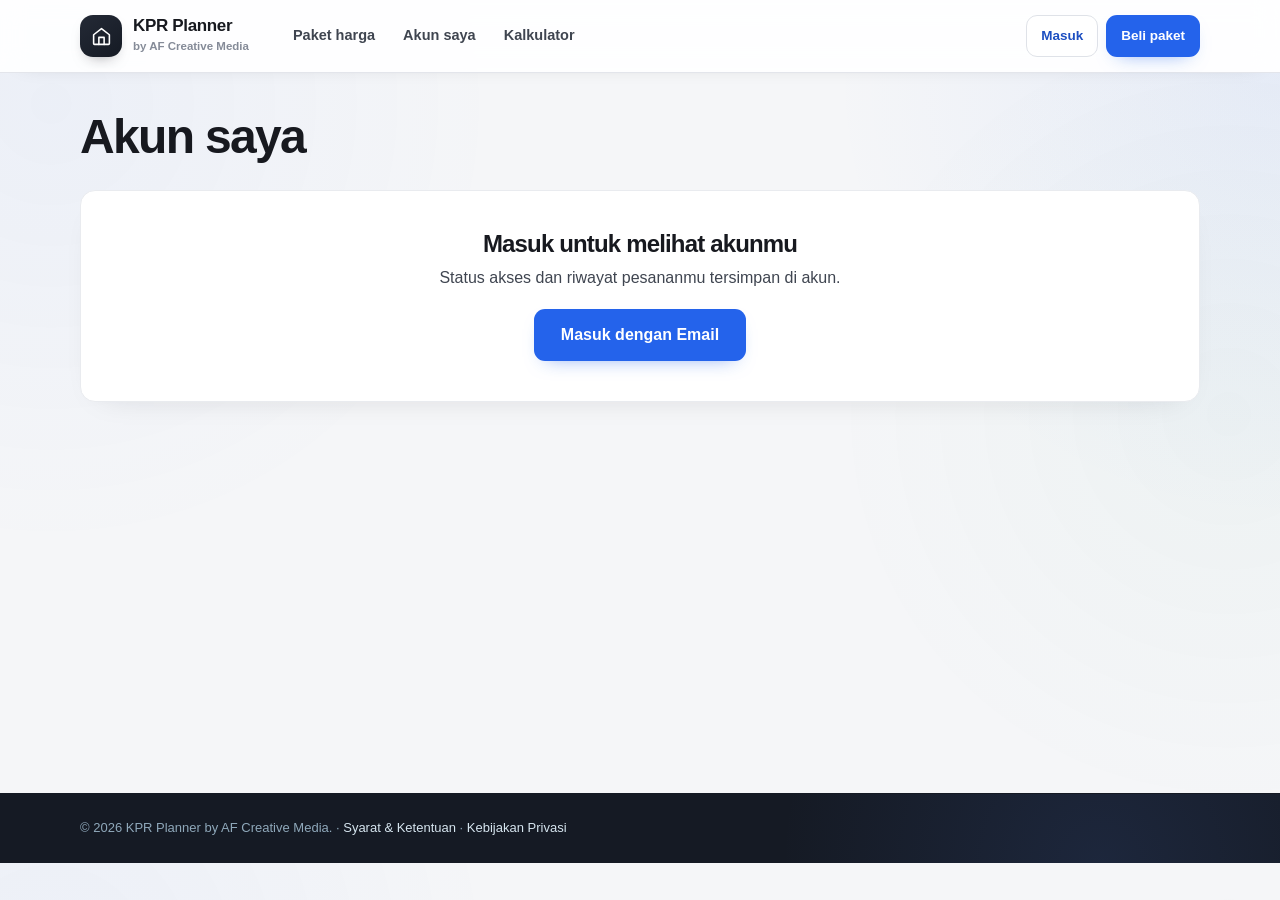
<file: kprpintar/akun.html>
<!doctype html>
<html lang="id">
  <head>
    <meta charset="utf-8" />
    <meta name="viewport" content="width=device-width,initial-scale=1" />
    <meta name="robots" content="noindex" />
    <title>Akun saya — KPR Planner</title>
    <link
      rel="icon"
      href="data:image/svg+xml,%3Csvg xmlns='http://www.w3.org/2000/svg' viewBox='0 0 64 64'%3E%3Crect width='64' height='64' rx='16' fill='%23147fa6'/%3E%3Cpath d='m14 31 18-14 18 14v18a2 2 0 0 1-2 2H16a2 2 0 0 1-2-2z' fill='none' stroke='white' stroke-width='4' stroke-linejoin='round'/%3E%3C/svg%3E"
    />
    <link rel="stylesheet" href="assets/site.css" />
    <link rel="stylesheet" href="assets/modern.css" />
    <style>
      .acc {
        display: grid;
        grid-template-columns: minmax(0, 340px) minmax(0, 1fr);
        gap: 22px;
        margin-top: 26px;
        align-items: start;
      }
      .me {
        display: flex;
        gap: 14px;
        align-items: center;
      }
      .me .avatar {
        width: 56px;
        height: 56px;
        font-size: 22px;
      }
      .me b {
        display: block;
        color: var(--ink);
        font-size: 17px;
        overflow-wrap: anywhere;
      }
      .me span {
        font-size: 14px;
        color: var(--muted);
        overflow-wrap: anywhere;
      }
      .access h2 {
        font-size: 1rem;
        color: var(--muted);
        font-weight: 700;
        font-family: var(--f-body);
        letter-spacing: 0;
        margin-bottom: 10px;
      }
      .access .st {
        font: 800 clamp(1.5rem, 3vw, 2rem)/1.12 var(--f-head);
        letter-spacing: -0.03em;
        color: var(--ink);
      }
      .access .st.none {
        color: var(--amber-d);
      }
      .access p {
        margin-top: 8px;
        font-size: 15px;
      }
      .access .acts {
        display: flex;
        gap: 10px;
        flex-wrap: wrap;
        margin-top: 18px;
      }
      .wrap-x {
        overflow-x: auto;
      }
      .hist h2 {
        font-size: 1.25rem;
        margin-bottom: 14px;
      }
      .empty {
        padding: 30px;
        text-align: center;
        color: var(--muted);
        border: 1.5px dashed var(--line2);
        border-radius: 14px;
      }
      @media (max-width: 900px) {
        .acc {
          grid-template-columns: 1fr;
        }
      }
    </style>
  </head>
  <body>
    <header class="nav">
      <div class="container">
        <a class="brand" href="index.html"
          ><span class="brand-mark"
            ><svg
              viewBox="0 0 24 24"
              fill="none"
              stroke="currentColor"
              stroke-width="1.8"
              stroke-linecap="round"
              stroke-linejoin="round"
            >
              <path d="m3 10 9-7 9 7v10a1 1 0 0 1-1 1H4a1 1 0 0 1-1-1z" />
              <path d="M9 21v-8h6v8" /></svg></span
          ><span><b>KPR Planner</b><small>by AF Creative Media</small></span></a
        >
        <nav class="nav-links" aria-label="Menu">
          <a href="index.html?paket=semua">Paket harga</a
          ><a href="akun.html">Akun saya</a><a href="app.html">Kalkulator</a>
        </nav>
        <div class="nav-auth" id="navAuth"></div>
        <button
          class="nav-toggle"
          type="button"
          aria-label="Buka menu"
          aria-expanded="false"
        >
          <svg
            viewBox="0 0 24 24"
            fill="none"
            stroke="currentColor"
            stroke-width="2"
            stroke-linecap="round"
          >
            <path d="M4 7h16M4 12h16M4 17h16" />
          </svg>
        </button>
      </div>
    </header>

    <main class="page-simple">
      <div class="container">
        <h1>Akun saya</h1>
        <div id="view">
          <div class="card" style="margin-top: 26px">Memuat akunmu…</div>
        </div>
      </div>
    </main>

    <footer class="site-foot">
      <div class="container" style="padding: 24px 0">
        <p class="foot-note" style="margin: 0; padding: 0; border: 0">
          © 2026 KPR Planner by AF Creative Media. ·
          <a href="legal.html#syarat">Syarat &amp; Ketentuan</a> ·
          <a href="legal.html#privasi">Kebijakan Privasi</a>
        </p>
      </div>
    </footer>

    <script src="assets/config.js"></script>
    <script src="assets/core.js"></script>
    <script src="assets/ui.js"></script>
    <script>
      (function () {
        "use strict";
        var A = window.RCApi,
          U = window.RCUI,
          view = document.getElementById("view");

        function accessCard(u, open) {
          var body, acts;
          if (u.is_admin) {
            body =
              '<div class="st">Akses admin</div><p>Semua fitur tersedia untuk akun admin.</p>';
            acts =
              '<a class="btn btn-primary" href="app.html">Buka kalkulator</a>';
          } else if (A.hasAccess(u)) {
            var activePackages = [];
            var legacyAccess = A.hasLegacyAccess(u);
            if (legacyAccess) {
              activePackages.push(
                A.legacyPlanName(u) +
                  " — semua fitur" +
                  (u.lifetime
                    ? " (Lifetime)"
                    : u.akses_sampai
                      ? " sampai " + A.tgl(u.akses_sampai)
                      : ""),
              );
            }
            ["rencana", "tools"].forEach(function (group) {
              if (
                legacyAccess
                  ? !A.hasScopedPlanAccess(u, group)
                  : !A.hasPlanAccess(u, group)
              )
                return;
              var until =
                group === "rencana"
                  ? u.akses_rencana_sampai
                  : u.akses_tools_sampai;
              activePackages.push(
                (group === "rencana" ? "Rencana Rumahku" : "Financial Tools") +
                  " — " +
                  (A.hasLifetimeAccess(u, group)
                    ? "Lifetime"
                    : until || u.akses_sampai
                      ? "aktif sampai " + A.tgl(until || u.akses_sampai)
                      : "aktif"),
              );
            });
            body =
              '<div class="st">Paket aktif</div><ul><li>' +
              activePackages.join("</li><li>") +
              "</li></ul>";
            acts =
              '<a class="btn btn-primary" href="app.html">Buka kalkulator</a><a class="btn btn-ghost" href="index.html?paket=semua">Kelola paket</a>';
          } else {
            body =
              '<div class="st none">Belum ada akses aktif</div><p>' +
              (u.akses_sampai ||
              u.akses_rencana_sampai ||
              u.akses_tools_sampai
                ? "Masa akses paket sebelumnya sudah berakhir. "
                : "") +
              "Pilih paket untuk membuka kalkulator.</p>";
            acts = open
              ? '<a class="btn btn-primary" href="bayar.html?order=' +
                encodeURIComponent(open.id) +
                '">Lanjutkan pembayaran</a>'
              : '<a class="btn btn-primary" href="index.html?paket=semua">Pilih paket</a>';
          }
          return (
            '<section class="card access"><h2>Status akses</h2>' +
            body +
            '<div class="acts">' +
            acts +
            "</div></section>"
          );
        }

        function history(orders) {
          if (!orders.length)
            return '<div class="empty">Belum ada pesanan.</div>';
          return (
            '<div class="wrap-x"><table class="tbl"><thead><tr><th>Tanggal</th><th>Paket</th><th class="num">Total</th><th>Status</th><th></th></tr></thead><tbody>' +
            orders
              .map(function (o) {
                var act =
                  o.status === "menunggu_bayar" || o.status === "ditolak"
                    ? '<a class="btn btn-sm btn-primary" href="bayar.html?order=' +
                      encodeURIComponent(o.id) +
                      '">Lanjutkan</a>'
                    : '<a class="btn btn-sm btn-ghost" href="bayar.html?order=' +
                      encodeURIComponent(o.id) +
                      '">Lihat</a>';
                return (
                  "<tr><td>" +
                  A.tgl(o.created_at) +
                  "</td><td>" +
                  U.esc(o.plan_nama) +
                  '</td><td class="num">' +
                  A.rp(o.total) +
                  "</td><td>" +
                  U.badge(o.status) +
                  '</td><td class="num">' +
                  act +
                  "</td></tr>"
                );
              })
              .join("") +
            "</tbody></table></div>"
          );
        }

        U.start({ protect: "akun" }).then(function (user) {
          if (!user) {
            if (A.blocked) return;
            view.innerHTML =
              '<div class="card" style="margin-top:26px;text-align:center;padding:40px 26px"><h2 style="font-size:1.5rem;margin-bottom:8px">Masuk untuk melihat akunmu</h2><p style="margin-bottom:18px">Status akses dan riwayat pesananmu tersimpan di akun.</p><button class="btn btn-primary btn-lg" type="button" data-act="login"><span>Masuk dengan Email</span></button></div>';
            return;
          }
          A.refreshUser()
            .then(function () {
              return A.getMyOrders();
            })
            .then(function (orders) {
              var u = A.getUser();
              var open = orders.filter(function (o) {
                return (
                  o.status === "menunggu_bayar" ||
                  o.status === "menunggu_verifikasi" ||
                  o.status === "ditolak"
                );
              })[0];
              view.innerHTML =
                '<div class="acc"><div style="display:grid;gap:22px"><section class="card"><div class="me">' +
                U.avatar(u) +
                "<div><b>" +
                U.esc(u.nama || "Pengguna") +
                "</b><span>" +
                U.esc(u.email || "") +
                "</span></div></div>" +
                '<div style="margin-top:18px;display:flex;gap:10px;flex-wrap:wrap">' +
                (u.is_admin
                  ? '<a class="btn btn-ghost btn-sm" href="admin.html">Panel admin</a>'
                  : "") +
                '<button class="btn btn-ghost btn-sm" type="button" data-act="logout">Keluar</button></div></section>' +
                (open && open.status === "menunggu_verifikasi"
                  ? '<div class="notice">' +
                    U.icon.info +
                    '<span>Pembayaranmu sedang diperiksa admin. <a href="bayar.html?order=' +
                    encodeURIComponent(open.id) +
                    '"><b>Lihat status</b></a></span></div>'
                  : "") +
                "</div>" +
                '<div style="display:grid;gap:22px">' +
                accessCard(u, open) +
                '<section class="card hist"><h2>Riwayat pesanan</h2>' +
                history(orders) +
                "</section></div></div>";
            })
            .catch(function (e) {
              view.innerHTML =
                '<div class="notice bad" style="margin-top:26px">' +
                U.icon.info +
                "<span>" +
                U.esc(e.message) +
                "</span></div>";
            });
        });
      })();
    </script>
  </body>
</html>
</file>
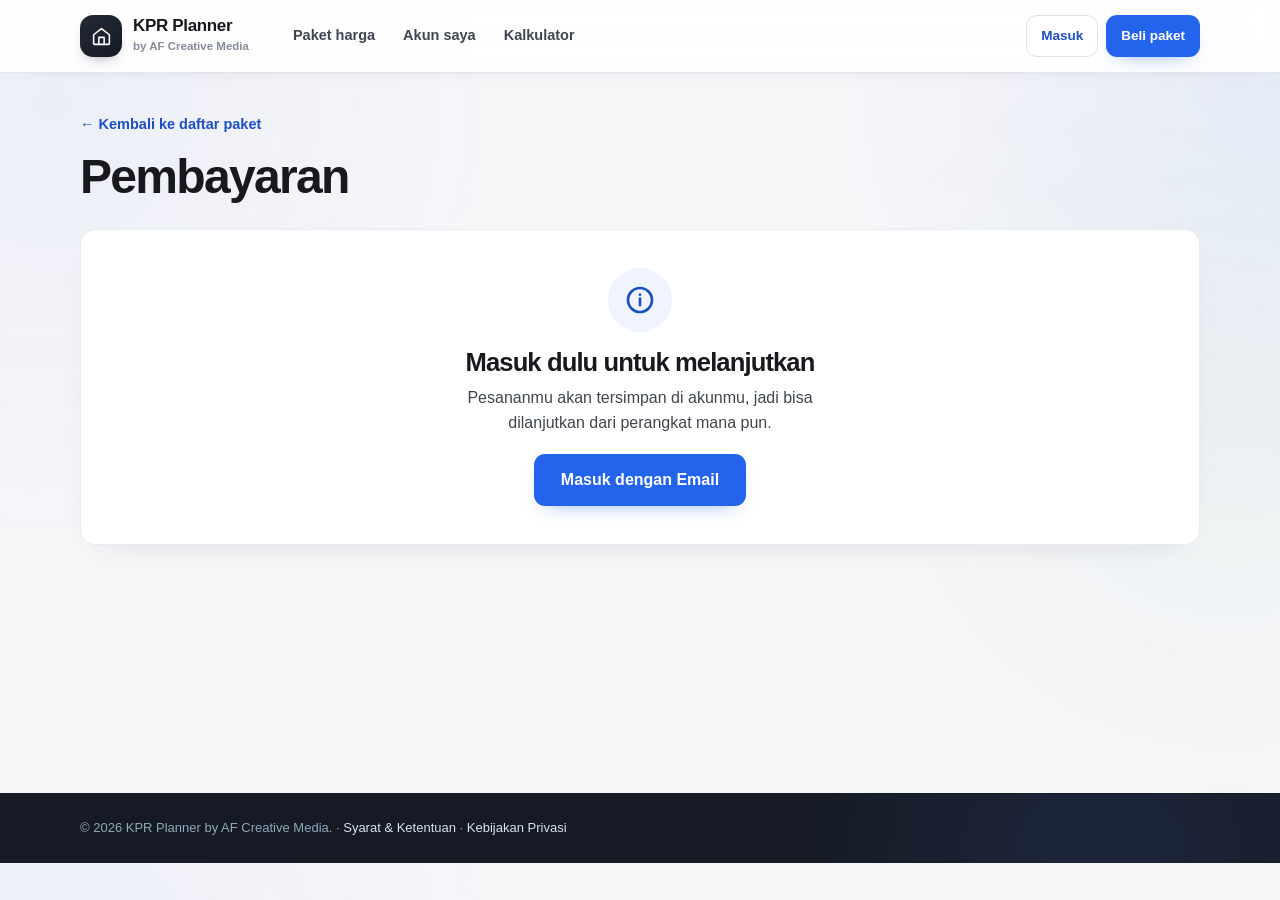
<file: kprpintar/bayar.html>
<!doctype html>
<html lang="id">
  <head>
    <meta charset="utf-8" />
    <meta name="viewport" content="width=device-width,initial-scale=1" />
    <meta name="robots" content="noindex" />
    <title>Pembayaran — KPR Planner</title>
    <link
      rel="icon"
      href="data:image/svg+xml,%3Csvg xmlns='http://www.w3.org/2000/svg' viewBox='0 0 64 64'%3E%3Crect width='64' height='64' rx='16' fill='%23147fa6'/%3E%3Cpath d='m14 31 18-14 18 14v18a2 2 0 0 1-2 2H16a2 2 0 0 1-2-2z' fill='none' stroke='white' stroke-width='4' stroke-linejoin='round'/%3E%3C/svg%3E"
    />
    <link rel="stylesheet" href="assets/site.css" />
    <link rel="stylesheet" href="assets/modern.css" />
    <style>
      .pay {
        display: grid;
        grid-template-columns: minmax(0, 1fr) 340px;
        gap: 28px;
        align-items: start;
        margin-top: 26px;
      }
      .back {
        display: inline-flex;
        align-items: center;
        gap: 6px;
        font-weight: 700;
        font-size: 14.5px;
        text-decoration: none;
      }
      .blk {
        background: #fff;
        border: 1px solid var(--line);
        border-radius: 20px;
        padding: 26px;
      }
      .blk + .blk {
        margin-top: 18px;
      }
      .blk h2 {
        font-size: 1.3rem;
        display: flex;
        align-items: center;
        gap: 12px;
        margin-bottom: 6px;
      }
      .blk h2 .n {
        display: grid;
        place-items: center;
        width: 30px;
        height: 30px;
        border-radius: 50%;
        background: var(--ink);
        color: #fff;
        font: 800 15px var(--f-head);
        flex: none;
      }
      .blk > .sub {
        color: var(--muted);
        font-size: 14.5px;
        margin-bottom: 18px;
      }
      .amount {
        display: flex;
        align-items: center;
        justify-content: space-between;
        gap: 12px;
        flex-wrap: wrap;
        background: var(--brand-50);
        border: 1px solid #cfe5ef;
        border-radius: 16px;
        padding: 16px 18px;
        margin-bottom: 16px;
      }
      .amount small {
        display: block;
        color: #3c6a80;
        font-weight: 600;
        font-size: 13px;
      }
      .amount b {
        display: block;
        font: 800 clamp(1.7rem, 4vw, 2.3rem)/1.1 var(--f-head);
        letter-spacing: -0.03em;
        color: var(--ink);
      }
      .amount b i {
        font-style: normal;
        color: var(--amber-d);
        background: var(--amber-50);
        border-radius: 8px;
        padding: 0 6px;
      }
      .banks {
        display: grid;
        gap: 10px;
      }
      .bank {
        display: flex;
        align-items: center;
        justify-content: space-between;
        gap: 12px;
        border: 1.5px solid var(--line);
        border-radius: 14px;
        padding: 14px 16px;
        flex-wrap: wrap;
      }
      .bank .nm {
        font-weight: 800;
        color: var(--ink);
        font-size: 15px;
      }
      .bank .no {
        font: 800 20px var(--f-head);
        letter-spacing: 0.02em;
        color: var(--ink);
        font-variant-numeric: tabular-nums;
      }
      .bank .an {
        font-size: 13.5px;
        color: var(--muted);
      }
      .bank .qr-transfer {
        display: grid;
        justify-items: center;
        gap: 5px;
        width: 140px;
      }
      .bank .qr-transfer img {
        display: block;
        width: 130px;
        height: 130px;
        object-fit: contain;
        border: 1px solid var(--line);
        border-radius: 10px;
        background: #fff;
      }
      .bank .qr-transfer span {
        color: var(--muted);
        font-size: 12px;
        text-align: center;
      }
      .form {
        display: grid;
        gap: 16px;
      }
      .form .row2 {
        display: grid;
        grid-template-columns: 1fr 1fr;
        gap: 16px;
      }
      .wa-consent {
        display: flex;
        align-items: flex-start;
        gap: 9px;
        color: var(--muted);
        font-size: 13px;
        line-height: 1.5;
      }
      .wa-consent input {
        margin-top: 3px;
      }
      .drop {
        position: relative;
        display: block;
        border: 2px dashed var(--line2);
        border-radius: 16px;
        background: #f9fcfd;
        padding: 22px;
        text-align: center;
        cursor: pointer;
        transition:
          border-color 0.15s,
          background 0.15s;
      }
      .drop:hover,
      .drop.over {
        border-color: var(--brand);
        background: var(--brand-50);
      }
      .drop.err {
        border-color: var(--red);
        background: #fffafa;
      }
      .drop input {
        position: absolute;
        inset: 0;
        opacity: 0;
        cursor: pointer;
        width: 100%;
        height: 100%;
      }
      .drop b {
        display: block;
        color: var(--ink);
        font-size: 15px;
      }
      .drop span {
        display: block;
        font-size: 13.5px;
        color: var(--muted);
      }
      .prev {
        display: flex;
        gap: 14px;
        align-items: center;
        border: 1.5px solid var(--line);
        border-radius: 16px;
        padding: 10px;
        background: #fff;
      }
      .prev img {
        width: 84px;
        height: 84px;
        object-fit: cover;
        border-radius: 10px;
        background: #eef3f7;
        flex: none;
      }
      .prev div {
        min-width: 0;
        flex: 1;
        font-size: 14px;
      }
      .prev b {
        display: block;
        color: var(--ink);
        overflow: hidden;
        text-overflow: ellipsis;
        white-space: nowrap;
      }
      .sum {
        position: sticky;
        top: 90px;
      }
      .sum h2 {
        font-size: 1.15rem;
        margin-bottom: 14px;
      }
      .sum dl {
        margin: 0;
        display: grid;
        gap: 10px;
        font-size: 14.5px;
      }
      .sum dl div {
        display: flex;
        justify-content: space-between;
        gap: 12px;
      }
      .sum dt {
        color: var(--muted);
      }
      .sum dd {
        margin: 0;
        font-weight: 700;
        color: var(--ink);
        text-align: right;
      }
      .sum .tot {
        padding-top: 12px;
        border-top: 1px solid var(--line);
        font-size: 16px;
      }
      .sum .tot dd {
        font: 800 22px var(--f-head);
        letter-spacing: -0.02em;
      }
      .sum .btn {
        margin-top: 16px;
      }
      .done {
        text-align: center;
        padding: 38px 26px;
      }
      .done .big {
        width: 64px;
        height: 64px;
        border-radius: 50%;
        display: grid;
        place-items: center;
        margin: 0 auto 16px;
        background: var(--aqua-50);
        color: var(--aqua-d);
      }
      .done .big.blue {
        background: var(--brand-50);
        color: var(--brand-d);
      }
      .done .big.gray {
        background: #eef2f5;
        color: #5a6c7a;
      }
      .done .big svg {
        width: 32px;
        height: 32px;
      }
      .done h2 {
        display: block;
        font-size: 1.6rem;
        margin-bottom: 8px;
      }
      .done p {
        max-width: 46ch;
        margin: 0 auto 18px;
      }
      .done .row {
        display: flex;
        gap: 10px;
        justify-content: center;
        flex-wrap: wrap;
      }
      .det {
        max-width: 420px;
        margin: 0 auto 20px;
        text-align: left;
        border: 1px solid var(--line);
        border-radius: 14px;
        padding: 14px 16px;
        font-size: 14.5px;
        display: grid;
        gap: 8px;
      }
      .det div {
        display: flex;
        justify-content: space-between;
        gap: 12px;
      }
      .det dt {
        color: var(--muted);
      }
      .det dd {
        margin: 0;
        font-weight: 700;
        color: var(--ink);
        text-align: right;
        overflow-wrap: anywhere;
      }
      .det-wrap {
        margin: 0;
      }
      @media (max-width: 900px) {
        .pay {
          grid-template-columns: 1fr;
        }
        .sum {
          position: static;
          order: -1;
        }
        .form .row2 {
          grid-template-columns: 1fr;
        }
      }
    </style>
  </head>
  <body>
    <header class="nav">
      <div class="container">
        <a class="brand" href="index.html"
          ><span class="brand-mark"
            ><svg
              viewBox="0 0 24 24"
              fill="none"
              stroke="currentColor"
              stroke-width="1.8"
              stroke-linecap="round"
              stroke-linejoin="round"
            >
              <path d="m3 10 9-7 9 7v10a1 1 0 0 1-1 1H4a1 1 0 0 1-1-1z" />
              <path d="M9 21v-8h6v8" /></svg></span
          ><span><b>KPR Planner</b><small>by AF Creative Media</small></span></a
        >
        <nav class="nav-links" aria-label="Menu">
          <a href="index.html?paket=semua">Paket harga</a
          ><a href="akun.html">Akun saya</a><a href="app.html">Kalkulator</a>
        </nav>
        <div class="nav-auth" id="navAuth"></div>
        <button
          class="nav-toggle"
          type="button"
          aria-label="Buka menu"
          aria-expanded="false"
        >
          <svg
            viewBox="0 0 24 24"
            fill="none"
            stroke="currentColor"
            stroke-width="2"
            stroke-linecap="round"
          >
            <path d="M4 7h16M4 12h16M4 17h16" />
          </svg>
        </button>
      </div>
    </header>

    <main class="page-simple">
      <div class="container">
        <a class="back" href="index.html?paket=semua">← Kembali ke daftar paket</a>
        <h1 style="margin-top: 14px">Pembayaran</h1>
        <div id="view">
          <div class="blk" style="margin-top: 26px">Memuat pesanan…</div>
        </div>
      </div>
    </main>

    <footer class="site-foot">
      <div class="container" style="padding: 24px 0">
        <p class="foot-note" style="margin: 0; padding: 0; border: 0">
          © 2026 KPR Planner by AF Creative Media. ·
          <a href="legal.html#syarat">Syarat &amp; Ketentuan</a> ·
          <a href="legal.html#privasi">Kebijakan Privasi</a>
        </p>
      </div>
    </footer>

    <script src="assets/config.js"></script>
    <script src="assets/core.js"></script>
    <script src="assets/ui.js"></script>
    <script>
      (function () {
        "use strict";
        var A = window.RCApi,
          U = window.RCUI,
          $ = function (id) {
            return document.getElementById(id);
          };
        var BANKS = [
          "BCA",
          "BRI",
          "BNI",
          "Mandiri",
          "BSI",
          "CIMB Niaga",
          "Permata",
          "Bank Jago",
          "SeaBank",
          "Dana",
          "OVO",
          "GoPay",
          "ShopeePay",
          "LinkAja",
        ];
        var order = null,
          settings = null,
          file = null,
          poll = null;
        var view = $("view");

        function short(id) {
          return String(id).replace(/-/g, "").slice(-8).toUpperCase();
        }
        function today() {
          var d = new Date();
          d.setMinutes(d.getMinutes() - d.getTimezoneOffset());
          return d.toISOString().slice(0, 10);
        }
        function normalizeWhatsApp(raw) {
          var number = String(raw || "").replace(/\D/g, "");
          if (number.indexOf("0") === 0)
            number = "62" + number.slice(1);
          else if (number.indexOf("8") === 0)
            number = "62" + number;
          return /^62[1-9]\d{7,12}$/.test(number) ? number : "";
        }
        function waLink(msg) {
          var n = normalizeWhatsApp(settings && settings.bisnis.whatsapp);
          return n
            ? "https://wa.me/" + n + "?text=" + encodeURIComponent(msg)
            : "";
        }
        function paymentWhatsAppMessage(o) {
          return (
            "Halo admin, saya sudah transfer " +
            A.rp(o.total) +
            " untuk paket " +
            o.plan_nama +
            " (pesanan #" +
            short(o.id) +
            ").\nNama pengirim: " +
            (o.nama_pengirim || "–") +
            "\nBank/e-wallet: " +
            (o.bank_pengirim || "–") +
            "\nTanggal transfer: " +
            A.tgl(o.tgl_transfer) +
            "\nNomor kontak WhatsApp: +" +
            (o.nomor_telepon || "") +
            "\nBukti transfer sudah saya unggah. Mohon dicek, terima kasih."
          );
        }
        function packageLabel(group) {
          return group === "rencana"
            ? "Paket 1"
            : group === "tools"
              ? "Paket 2"
              : "Paket 3";
        }

        function summary(o) {
          var canCancel =
              o.status === "menunggu_bayar" || o.status === "ditolak",
            isUpgrade = (o.harga_upgrade_kredit || 0) > 0,
            upgradeSurplus = isUpgrade
              ? Math.max(0, o.harga_upgrade_kredit - o.harga_dasar)
              : 0;
          return (
            '<aside class="blk sum" aria-label="Ringkasan pesanan"><h2>Ringkasan pesanan</h2><dl>' +
            "<div><dt>Paket</dt><dd>" +
            U.esc(o.plan_nama) +
            "</dd></div>" +
            "<div><dt>Akses</dt><dd>" +
            (isUpgrade
              ? o.upgrade_lifetime
                ? "Seumur hidup"
                : "Sampai " + A.tgl(o.upgrade_akses_sampai)
              : o.durasi_hari == null
                ? "Seumur hidup"
                : A.durasiLabel(o.durasi_hari)) +
            "</dd></div>" +
            (isUpgrade
              ? "<div><dt>Upgrade dari</dt><dd>" +
                packageLabel(o.upgrade_dari) +
                "</dd></div><div><dt>Harga paket tujuan</dt><dd>" +
                A.rp(o.harga_dasar) +
                "</dd></div><div><dt>Kredit paket sebelumnya</dt><dd>−" +
                A.rp(o.harga_upgrade_kredit) +
                "</dd></div>" +
                (upgradeSurplus
                  ? "<div><dt>Sisa kredit untuk upgrade berikutnya</dt><dd>" +
                    A.rp(upgradeSurplus) +
                    "</dd></div>"
                  : "") +
                (o.upgrade_lifetime
                  ? "<div><dt>Batas persetujuan</dt><dd>Selama paket Lifetime aktif</dd></div>"
                  : "<div><dt>Batas persetujuan upgrade</dt><dd>" +
                    A.tglJam(o.upgrade_akses_sampai) +
                    "</dd></div>")
              : "<div><dt>Harga paket</dt><dd>" +
                A.rp(o.harga_dasar) +
                "</dd></div>") +
            (o.kode_unik
              ? "<div><dt>Kode unik</dt><dd>" +
                A.rp(o.kode_unik) +
                "</dd></div>"
              : "") +
            '<div class="tot"><dt>Total transfer</dt><dd>' +
            A.rp(o.total) +
            "</dd></div>" +
            "<div><dt>Status</dt><dd>" +
            U.badge(o.status) +
            "</dd></div>" +
            "<div><dt>No. pesanan</dt><dd>#" +
            short(o.id) +
            "</dd></div></dl>" +
            (canCancel
              ? '<button class="btn btn-danger btn-block" type="button" id="cancelBtn">Batalkan pesanan</button>'
              : "") +
            "</aside>"
          );
        }

        function amountHtml(o) {
          var t = A.rp(o.total);
          if (o.kode_unik && o.harga_dasar % 1000 === 0)
            return t.slice(0, -3) + "<i>" + t.slice(-3) + "</i>";
          return t;
        }

        function bankList() {
          var r = settings.pembayaran.rekening || [];
          if (!r.length)
            return (
              '<div class="notice warn">' +
              U.icon.info +
              "<span>Rekening tujuan belum diatur. Hubungi admin untuk mendapatkan nomor rekening.</span></div>"
            );
          return (
            '<div class="banks">' +
            r
              .map(function (b, i) {
                return (
                  '<div class="bank"><div><div class="nm">' +
                  U.esc(b.bank) +
                  '</div><div class="no">' +
                  U.esc(b.nomor) +
                  '</div><div class="an">a.n. ' +
                  U.esc(b.atas_nama) +
                  "</div></div>" +
                  (b.qr_image
                    ? '<div class="qr-transfer"><img src="' +
                      U.esc(b.qr_image) +
                      '" alt="QR pembayaran ' +
                      U.esc(b.bank) +
                      '"><span>Pindai QR dan pastikan nominal sesuai tagihan</span></div>'
                    : "") +
                  '<button class="btn btn-ghost btn-sm" type="button" data-copy="' +
                  U.esc(String(b.nomor).replace(/\s/g, "")) +
                  '" data-label="Nomor rekening">' +
                  U.icon.copy +
                  "Salin nomor</button></div>"
                );
              })
              .join("") +
            "</div>"
          );
        }

        function formBlock(o) {
          var nm = o.nama_pengirim || "",
            bk = o.bank_pengirim || "",
            wa = o.nomor_telepon ? "+" + o.nomor_telepon : "";
          return (
            '<section class="blk"><h2><span class="n">2</span>Konfirmasi pembayaran</h2><p class="sub">Setelah transfer, isi data di bawah dan unggah buktinya supaya admin bisa memeriksa.</p>' +
            '<form class="form" id="proofForm" novalidate>' +
            '<div class="row2"><div class="field"><label for="fNama">Nama pemilik rekening pengirim</label><input class="inp" id="fNama" autocomplete="name" value="' +
            U.esc(nm) +
            '" placeholder="Sesuai nama di rekening / e-wallet"><span class="errmsg" id="eNama" hidden></span></div>' +
            '<div class="field"><label for="fBank">Bank atau e-wallet pengirim</label><input class="inp" id="fBank" list="bankList" value="' +
            U.esc(bk) +
            '" placeholder="Contoh: BCA, Dana"><datalist id="bankList">' +
            BANKS.map(function (b) {
              return '<option value="' + b + '">';
            }).join("") +
            '</datalist><span class="errmsg" id="eBank" hidden></span></div></div>' +
            '<div class="field"><label for="fWa">Nomor WhatsApp</label><input class="inp" id="fWa" type="tel" inputmode="tel" autocomplete="tel" value="' +
            U.esc(wa) +
            '" placeholder="081234567890"><span class="hint">Nomor ini dapat digunakan admin untuk menghubungimu terkait pembayaran. Masukkan nomor aktif, misalnya 0812… atau +62812…</span><span class="errmsg" id="eWa" hidden></span></div>' +
            '<label class="wa-consent"><input type="checkbox" id="fWaConsent"' +
            (o.whatsapp_opt_in ? " checked" : "") +
            '> Saya setuju dihubungi admin melalui WhatsApp terkait pembayaran ini.</label><span class="errmsg" id="eWaConsent" hidden></span>' +
            '<div class="field"><label for="fTgl">Tanggal transfer</label><input class="inp" id="fTgl" type="date" value="' +
            (o.tgl_transfer || today()) +
            '" max="' +
            today() +
            '"><span class="errmsg" id="eTgl" hidden></span></div>' +
            '<div class="field"><span class="lbl">Bukti transfer</span><div id="dropWrap"></div><span class="hint">Foto atau screenshot (JPG, PNG, WebP). Nominal, tanggal, dan rekening tujuan harus terlihat jelas.</span><span class="errmsg" id="eFile" hidden></span></div>' +
            '<div class="field"><label for="fCat">Catatan <span style="font-weight:500;color:var(--muted)">(opsional)</span></label><textarea class="inp" id="fCat" placeholder="Misalnya: transfer dari rekening milik suami/istri">' +
            U.esc(o.catatan || "") +
            "</textarea></div>" +
            '<button class="btn btn-primary btn-lg" type="submit" id="sendBtn">Kirim konfirmasi pembayaran</button></form></section>'
          );
        }

        function renderDrop() {
          var w = $("dropWrap");
          if (!w) return;
          if (file) {
            w.innerHTML =
              '<div class="prev"><img alt="Pratinjau bukti transfer" src="' +
              URL.createObjectURL(file) +
              '"><div><b>' +
              U.esc(file.name) +
              '</b><span style="color:var(--muted)">' +
              Math.max(1, Math.round(file.size / 1024)) +
              ' KB</span></div><button type="button" class="btn btn-ghost btn-sm" id="rmFile">Ganti</button></div>';
            $("rmFile").addEventListener("click", function () {
              file = null;
              renderDrop();
            });
          } else {
            w.innerHTML =
              '<label class="drop" id="drop"><input type="file" id="fFile" accept="image/jpeg,image/png,image/webp,image/*"><b>Pilih foto bukti transfer</b><span>atau seret dan lepas file ke sini</span></label>';
            var d = $("drop"),
              f = $("fFile");
            f.addEventListener("change", function () {
              pick(f.files[0]);
            });
            ["dragenter", "dragover"].forEach(function (ev) {
              d.addEventListener(ev, function (e) {
                e.preventDefault();
                d.classList.add("over");
              });
            });
            ["dragleave", "drop"].forEach(function (ev) {
              d.addEventListener(ev, function (e) {
                e.preventDefault();
                d.classList.remove("over");
              });
            });
            d.addEventListener("drop", function (e) {
              pick(e.dataTransfer.files[0]);
            });
          }
        }
        function pick(f) {
          if (!f) return;
          if (!/^image\//.test(f.type)) {
            U.toast("File harus berupa gambar (JPG, PNG, atau WebP).", "bad");
            return;
          }
          file = f;
          var e = $("eFile");
          e.hidden = true;
          renderDrop();
        }

        function fieldErr(id, eid, msg) {
          var i = $(id),
            e = $(eid);
          if (msg) {
            if (i) i.classList.add("err");
            e.textContent = msg;
            e.hidden = false;
          } else {
            if (i) i.classList.remove("err");
            e.hidden = true;
          }
          return !msg;
        }

        function submitProof(ev) {
          ev.preventDefault();
          var nama = $("fNama").value.trim(),
            bank = $("fBank").value.trim(),
            nomorTelepon = normalizeWhatsApp($("fWa").value),
            whatsappOptIn = $("fWaConsent").checked,
            tgl = $("fTgl").value;
          var ok = true,
            first = null;
          function chk(good, id, eid, msg) {
            var g = fieldErr(id, eid, good ? "" : msg);
            if (!g && !first) first = id;
            ok = ok && g;
          }
          chk(
            nama.length >= 3,
            "fNama",
            "eNama",
            "Isi nama pemilik rekening pengirim.",
          );
          chk(
            bank.length >= 2,
            "fBank",
            "eBank",
            "Isi bank atau e-wallet pengirim.",
          );
          chk(
            !!nomorTelepon,
            "fWa",
            "eWa",
            "Masukkan nomor WhatsApp Indonesia yang valid.",
          );
          chk(
            whatsappOptIn,
            "fWaConsent",
            "eWaConsent",
            "Setujui untuk dihubungi admin via WhatsApp terkait pembayaran.",
          );
          chk(!!tgl, "fTgl", "eTgl", "Pilih tanggal transfer.");
          var hasFile = !!file;
          var df = $("drop");
          if (df) df.classList.toggle("err", !hasFile);
          if (!hasFile) {
            var e = $("eFile");
            e.textContent = "Unggah foto bukti transfer.";
            e.hidden = false;
            ok = false;
            if (!first) first = "dropWrap";
          }
          if (!ok) {
            var t = $(first);
            if (t) {
              t.scrollIntoView({ block: "center", behavior: "smooth" });
              if (t.focus && first !== "dropWrap")
                t.focus({ preventScroll: true });
            }
            return;
          }
          var btn = $("sendBtn");
          var whatsappWindow = null;
          if (
            A.mode === "supabase" &&
            normalizeWhatsApp(settings && settings.bisnis.whatsapp)
          ) {
            whatsappWindow = window.open("about:blank", "_blank");
            if (whatsappWindow) {
              whatsappWindow.document.title = "Menyiapkan WhatsApp";
              whatsappWindow.document.body.textContent =
                "Konfirmasi pembayaran sedang disimpan. Chat WhatsApp akan dibuka setelah berhasil.";
            }
          }
          btn.disabled = true;
          btn.innerHTML = '<span class="spin"></span>Mengirim…';
          A.uploadProof(file, order.id)
            .then(function (path) {
              return A.submitProof(order.id, {
                bukti_path: path,
                nama_pengirim: nama,
                bank_pengirim: bank,
                tgl_transfer: tgl,
                catatan: $("fCat").value,
                nomor_telepon: nomorTelepon,
                whatsapp_opt_in: whatsappOptIn,
              });
            })
            .then(function (o) {
              order = o;
              file = null;
              render();
              window.scrollTo({ top: 0, behavior: "smooth" });
              if (A.mode !== "supabase") {
                U.toast(
                  "Konfirmasi demo tersimpan. Tidak ada pesan WhatsApp yang dikirim dalam mode demo.",
                  "ok",
                );
                return;
              }
              var whatsappUrl = waLink(paymentWhatsAppMessage(o));
              if (whatsappWindow && whatsappUrl && !whatsappWindow.closed) {
                whatsappWindow.opener = null;
                whatsappWindow.location.href = whatsappUrl;
                U.toast(
                  "Konfirmasi tersimpan. Periksa pesan di WhatsApp lalu tekan Kirim.",
                  "ok",
                );
              } else if (whatsappUrl) {
                U.toast(
                  "Konfirmasi tersimpan. Lanjutkan melalui tombol WhatsApp untuk mengirim pesan ke admin.",
                  "ok",
                );
              } else {
                U.toast(
                  "Konfirmasi tersimpan, tetapi nomor WhatsApp admin belum diatur. Admin dapat memeriksa pesanan di panel.",
                  "ok",
                );
              }
            })
            .catch(function (e) {
              if (whatsappWindow && !whatsappWindow.closed) {
                whatsappWindow.close();
              }
              btn.disabled = false;
              btn.textContent = "Kirim konfirmasi pembayaran";
              U.toast(e.message, "bad");
            });
        }

        function render() {
          var o = order,
            main = "";
          document.title = "Pembayaran #" + short(o.id) + " — KPR Planner";
          clearInterval(poll);
          if (o.status === "menunggu_bayar" || o.status === "ditolak") {
            var rj =
              o.status === "ditolak"
                ? '<div class="notice bad" style="margin-bottom:18px">' +
                  U.icon.info +
                  "<span><b>Pembayaranmu ditolak.</b> " +
                  U.esc(o.alasan_tolak || "") +
                  " Perbaiki lalu kirim konfirmasi lagi di bawah.</span></div>"
                : "";
            main =
              rj +
              '<section class="blk"><h2><span class="n">1</span>Transfer sesuai nominal</h2><p class="sub">Transfer ke salah satu rekening di bawah. Nominalnya harus tepat sampai digit terakhir.</p>' +
              '<div class="amount"><div><small>Total yang harus ditransfer</small><b>' +
              amountHtml(o) +
              "</b></div>" +
              '<button class="btn btn-ghost" type="button" data-copy="' +
              o.total +
              '" data-label="Nominal">' +
              U.icon.copy +
              "Salin nominal</button></div>" +
              (o.kode_unik
                ? '<p class="hint" style="margin:-4px 0 16px;color:var(--muted);font-size:13.5px">' +
                  (o.harga_dasar % 1000 === 0
                    ? "Tiga digit terakhir (<b>" +
                      String(o.total).slice(-3) +
                      "</b>) adalah kode unik"
                    : "Total sudah memuat kode unik <b>" +
                      A.rp(o.kode_unik) +
                      "</b>") +
                  " supaya pembayaranmu mudah dikenali. Nominal ini sudah final, tidak ada biaya lain.</p>"
                : "") +
              bankList() +
              (settings.pembayaran.catatan
                ? '<p style="margin-top:14px;font-size:14px;color:var(--muted)">' +
                  U.esc(settings.pembayaran.catatan) +
                  "</p>"
                : "") +
              "</section>" +
              formBlock(o);
          } else if (o.status === "menunggu_verifikasi") {
            var wa =
              A.mode === "supabase"
                ? waLink(paymentWhatsAppMessage(o))
                : "";
            main =
              '<section class="blk done"><div class="big blue">' +
              U.icon.check +
              "</div><h2>Konfirmasi tersimpan</h2><p>Admin sedang memeriksa pembayaranmu. Jika melanjutkan ke WhatsApp, periksa draf pesan dan tekan Kirim agar admin menerima pemberitahuan. Setelah pembayaran disetujui, akses kalkulator terbuka otomatis.</p>" +
              (o.harga_upgrade_kredit > 0 && !o.upgrade_lifetime
                ? '<p class="hint">Upgrade harus disetujui sebelum paket sebelumnya berakhir: <b>' +
                  A.tglJam(o.upgrade_akses_sampai) +
                  "</b>.</p>"
                : "") +
              '<dl class="det"><div><dt>Pengirim</dt><dd>' +
              U.esc(o.nama_pengirim || "–") +
              "</dd></div><div><dt>Bank / e-wallet</dt><dd>" +
              U.esc(o.bank_pengirim || "–") +
              "</dd></div><div><dt>Tanggal transfer</dt><dd>" +
              A.tgl(o.tgl_transfer) +
              "</dd></div><div><dt>Dikirim</dt><dd>" +
              A.tglJam(o.dikirim_at) +
              "</dd></div></dl>" +
              '<div class="row"><button class="btn btn-ghost" type="button" id="refreshBtn">Cek status sekarang</button>' +
              (wa
                ? '<a class="btn btn-aqua" target="_blank" rel="noopener" href="' +
                  U.esc(wa) +
                  '">Lanjutkan ke WhatsApp</a>'
                : "") +
              "</div></section>";
            poll = setInterval(refresh, 20000);
          } else if (o.status === "disetujui") {
            var freeUpgrade =
              (o.harga_upgrade_kredit || 0) > 0 && o.total === 0;
            main =
              '<section class="blk done"><div class="big">' +
              U.icon.check +
              "</div><h2>" +
              (freeUpgrade ? "Upgrade berhasil" : "Pembayaran disetujui") +
              "</h2><p>" +
              (freeUpgrade
                ? "Selisih harga tertutup oleh kredit paket sebelumnya. Akses barumu sudah aktif tanpa transfer."
                : o.durasi_hari == null
                  ? "Aksesmu sekarang berlaku seumur hidup."
                  : "Aksesmu sudah aktif.") +
              ' Selamat menghitung rencana rumahmu.</p><div class="row"><a class="btn btn-primary btn-lg" href="app.html">Buka kalkulator</a><a class="btn btn-ghost btn-lg" href="akun.html">Lihat akun</a></div></section>';
          } else {
            main =
              '<section class="blk done"><div class="big gray">' +
              U.icon.info +
              '</div><h2>Pesanan dibatalkan</h2><p>Pesanan ini sudah tidak aktif. Kamu bisa memilih paket lagi kapan saja.</p><div class="row"><a class="btn btn-primary btn-lg" href="index.html?paket=semua">Pilih paket</a></div></section>';
          }
          view.innerHTML =
            '<div class="pay"><div>' + main + "</div>" + summary(o) + "</div>";
          renderDrop();
          var f = $("proofForm");
          if (f) f.addEventListener("submit", submitProof);
        }

        function refresh() {
          return A.getOrder(order.id).then(
            function (o) {
              if (!o) return;
              var changed = o.status !== order.status;
              order = o;
              if (changed) {
                render();
                if (o.status === "disetujui")
                  U.toast("Pembayaranmu disetujui!", "ok");
              }
            },
            function () {},
          );
        }

        document.addEventListener("click", function (e) {
          var c = e.target.closest("[data-copy]");
          if (c) {
            U.copy(c.dataset.copy, c.dataset.label);
            return;
          }
          if (e.target.closest("#refreshBtn")) {
            A.getOrder(order.id).then(
              function (o) {
                var ch = o.status !== order.status;
                order = o;
                if (ch) render();
                else U.toast("Masih menunggu verifikasi admin.");
              },
              function (er) {
                U.toast(er.message, "bad");
              },
            );
            return;
          }
          if (e.target.closest("#cancelBtn")) {
            U.confirm(
              "Pesanan ini akan dibatalkan. Kamu masih bisa memesan paket lagi nanti.",
              {
                title: "Batalkan pesanan?",
                ok: "Ya, batalkan",
                cancel: "Tidak",
                danger: true,
              },
            ).then(function (y) {
              if (!y) return;
              A.cancelOrder(order.id).then(
                function (o) {
                  order = o;
                  render();
                  U.toast("Pesanan dibatalkan.");
                },
                function (er) {
                  U.toast(er.message, "bad");
                },
              );
            });
          }
        });

        function loginCard() {
          view.innerHTML =
            '<div class="blk done" style="margin-top:26px"><div class="big blue">' +
            U.icon.info +
            '</div><h2>Masuk dulu untuk melanjutkan</h2><p>Pesananmu akan tersimpan di akunmu, jadi bisa dilanjutkan dari perangkat mana pun.</p><div class="row"><button class="btn btn-primary btn-lg" type="button" data-act="login"><span>Masuk dengan Email</span></button></div></div>';
        }

        U.start().then(function (user) {
          if (!user) {
            if (!A.blocked && !user && document.body.contains(view)) {
              loginCard();
            }
            return;
          }
          var q = new URLSearchParams(location.search),
            oid = q.get("order"),
            pid = q.get("plan");
          A.getSettings()
            .then(function (s) {
              settings = s;
              if (oid) return A.getOrder(oid);
              if (pid) return A.createOrder(pid);
              return A.getMyOrders().then(function (list) {
                return (
                  list.filter(function (o) {
                    return (
                      o.status === "menunggu_bayar" ||
                      o.status === "menunggu_verifikasi" ||
                      o.status === "ditolak"
                    );
                  })[0] || null
                );
              });
            })
            .then(function (o) {
              if (!o) {
                view.innerHTML =
                  '<div class="blk done" style="margin-top:26px"><div class="big gray">' +
                  U.icon.info +
                  '</div><h2>Belum ada pesanan</h2><p>Pilih paket dulu untuk membuat pesanan.</p><div class="row"><a class="btn btn-primary btn-lg" href="index.html?paket=semua">Lihat paket harga</a></div></div>';
                return;
              }
              order = o;
              if (history.replaceState)
                history.replaceState(
                  null,
                  "",
                  "bayar.html?order=" + encodeURIComponent(o.id),
                );
              render();
            })
            .catch(function (e) {
              view.innerHTML =
                '<div class="blk" style="margin-top:26px"><div class="notice bad">' +
                U.icon.info +
                "<span>" +
                U.esc(e.message) +
                '</span></div><p style="margin-top:16px"><a class="btn btn-primary" href="index.html?paket=semua">Kembali ke paket</a> <a class="btn btn-ghost" href="akun.html">Akun saya</a></p></div>';
            });
        });
      })();
    </script>
  </body>
</html>
</file>
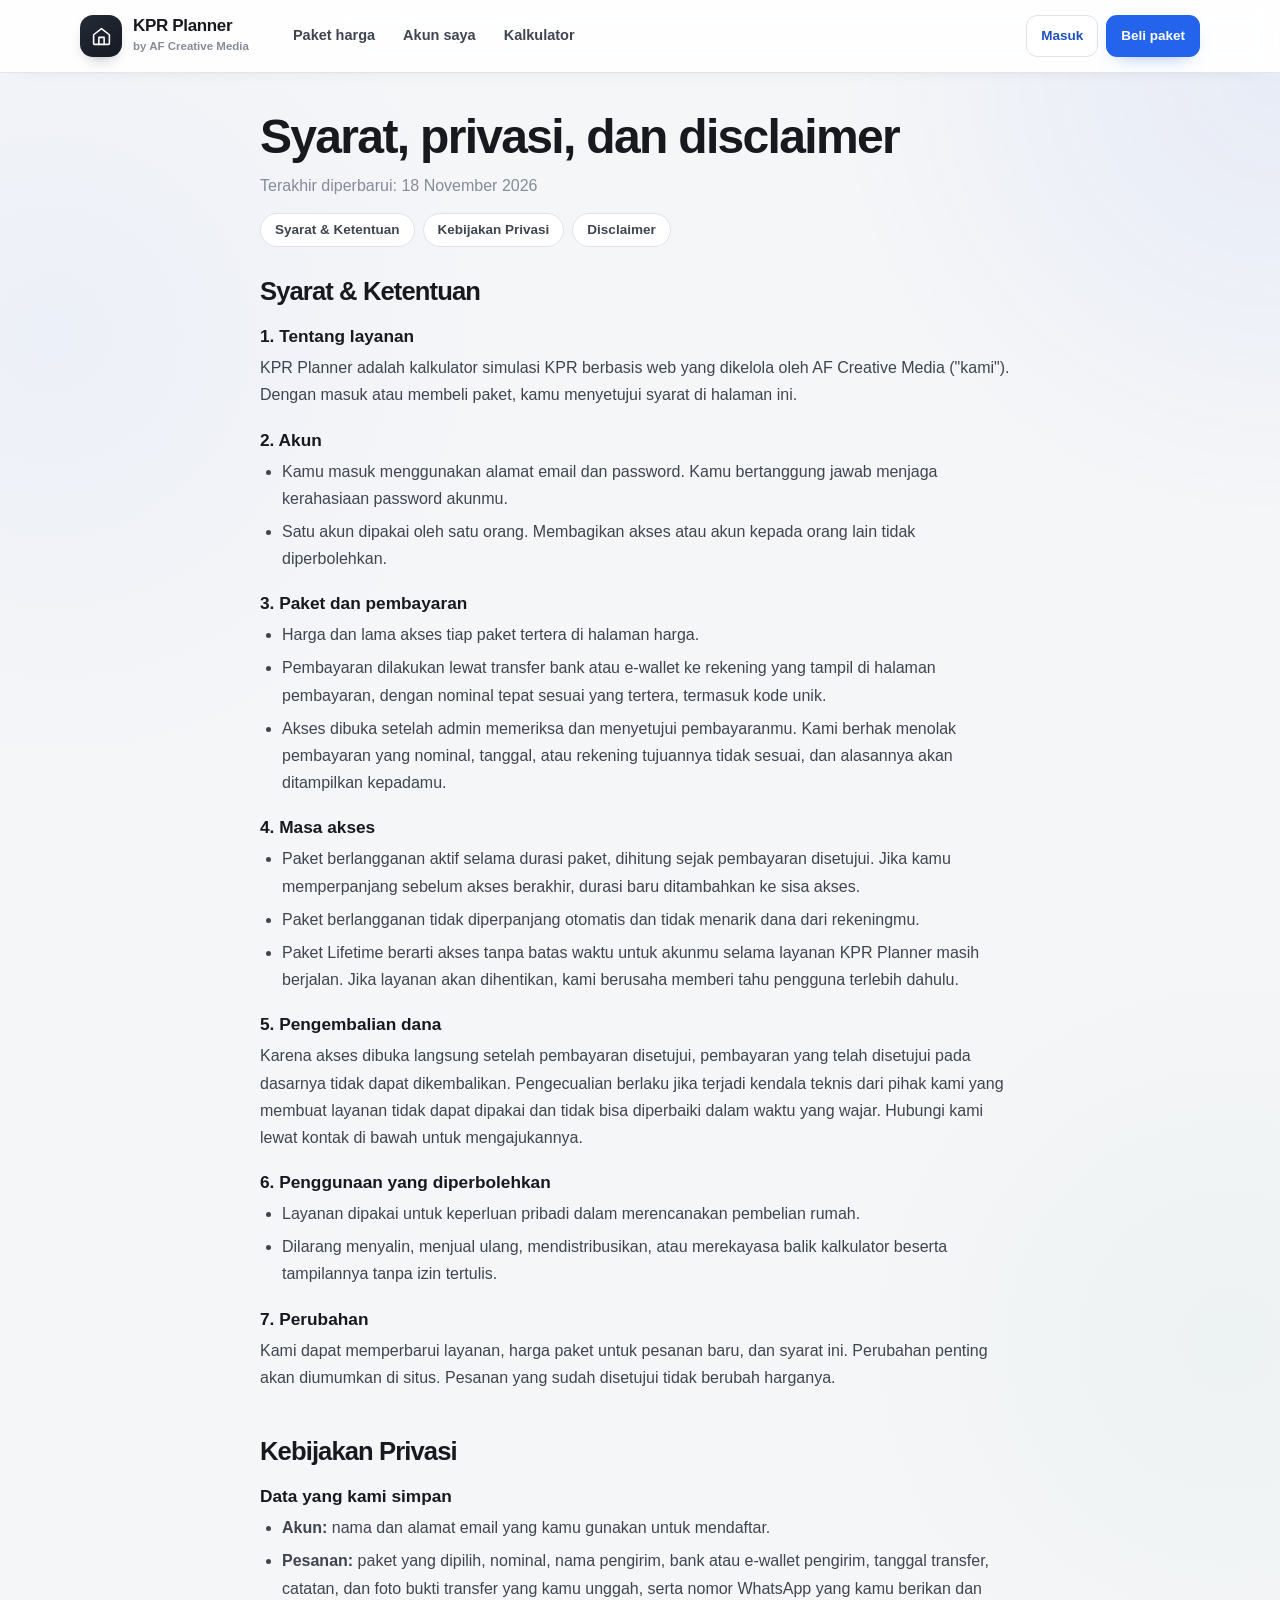
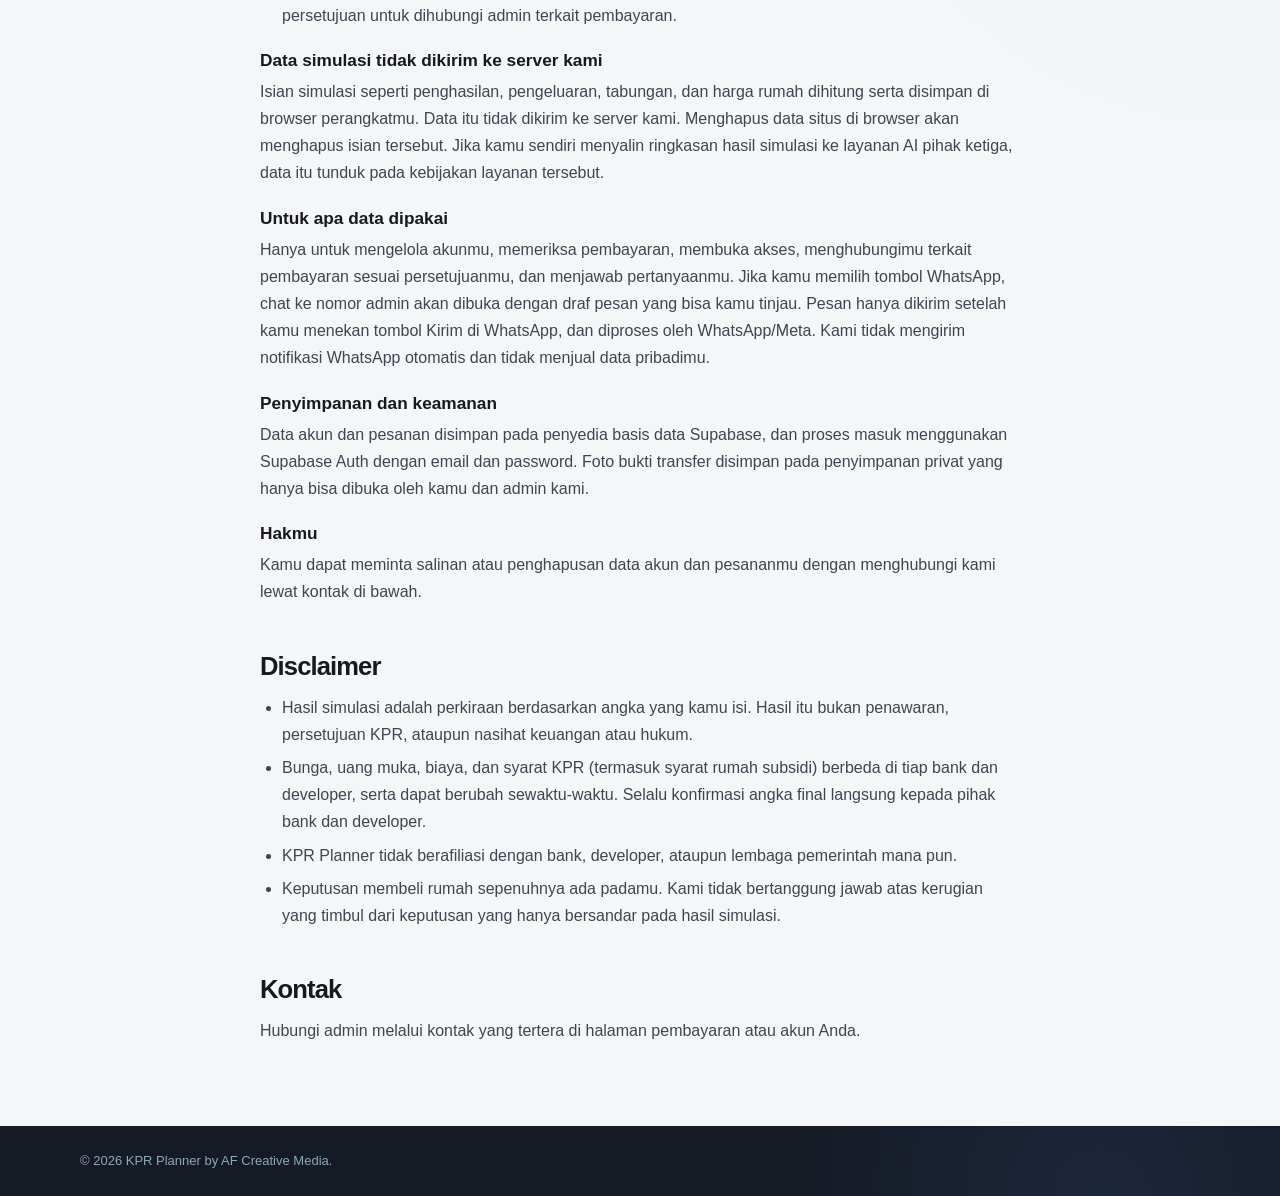
<file: kprpintar/legal.html>
<!doctype html>
<html lang="id">
  <head>
    <meta charset="utf-8" />
    <meta name="viewport" content="width=device-width,initial-scale=1" />
    <title>Syarat, Privasi, dan Disclaimer — KPR Planner</title>
    <link
      rel="icon"
      href="data:image/svg+xml,%3Csvg xmlns='http://www.w3.org/2000/svg' viewBox='0 0 64 64'%3E%3Crect width='64' height='64' rx='16' fill='%23147fa6'/%3E%3Cpath d='m14 31 18-14 18 14v18a2 2 0 0 1-2 2H16a2 2 0 0 1-2-2z' fill='none' stroke='white' stroke-width='4' stroke-linejoin='round'/%3E%3C/svg%3E"
    />
    <link rel="stylesheet" href="assets/site.css" />
    <link rel="stylesheet" href="assets/modern.css" />
    <!--
  CATATAN UNTUK PEMILIK SITUS
  Teks di halaman ini adalah draf umum agar situsmu punya halaman hukum dasar. Ini BUKAN nasihat hukum.
  Baca ulang, sesuaikan dengan cara kamu berjualan (terutama bagian pengembalian dana, paket Lifetime,
  dan kontak), dan bila perlu minta konsultan hukum memeriksanya sebelum situs dibuka untuk umum.
-->
    <style>
      .legal {
        max-width: 760px;
      }
      .legal h2 {
        font-size: 1.6rem;
        margin: 46px 0 14px;
        scroll-margin-top: 90px;
      }
      .legal h2:first-of-type {
        margin-top: 30px;
      }
      .legal h3 {
        font-size: 1.08rem;
        margin: 22px 0 8px;
        font-family: var(--f-body);
        letter-spacing: 0;
      }
      .legal p,
      .legal li {
        font-size: 16px;
        line-height: 1.7;
      }
      .legal p {
        margin: 0 0 12px;
      }
      .legal ul {
        margin: 0 0 12px;
        padding-left: 22px;
        display: grid;
        gap: 6px;
      }
      .toc {
        display: flex;
        gap: 8px;
        flex-wrap: wrap;
        margin-top: 14px;
      }
      .upd {
        color: var(--muted);
        font-size: 14px;
        margin-top: 6px;
      }
    </style>
  </head>
  <body>
    <header class="nav">
      <div class="container">
        <a class="brand" href="index.html"
          ><span class="brand-mark"
            ><svg
              viewBox="0 0 24 24"
              fill="none"
              stroke="currentColor"
              stroke-width="1.8"
              stroke-linecap="round"
              stroke-linejoin="round"
            >
              <path d="m3 10 9-7 9 7v10a1 1 0 0 1-1 1H4a1 1 0 0 1-1-1z" />
              <path d="M9 21v-8h6v8" /></svg></span
          ><span><b>KPR Planner</b><small>by AF Creative Media</small></span></a
        >
        <nav class="nav-links" aria-label="Menu">
          <a href="index.html?paket=semua">Paket harga</a
          ><a href="akun.html">Akun saya</a><a href="app.html">Kalkulator</a>
        </nav>
        <div class="nav-auth" id="navAuth"></div>
        <button
          class="nav-toggle"
          type="button"
          aria-label="Buka menu"
          aria-expanded="false"
        >
          <svg
            viewBox="0 0 24 24"
            fill="none"
            stroke="currentColor"
            stroke-width="2"
            stroke-linecap="round"
          >
            <path d="M4 7h16M4 12h16M4 17h16" />
          </svg>
        </button>
      </div>
    </header>

    <main class="page-simple">
      <div class="container legal">
        <h1>Syarat, privasi, dan disclaimer</h1>
        <p class="upd">Terakhir diperbarui: 18 November 2026</p>
        <div class="toc">
          <a
            class="chip"
            href="#syarat"
            style="
              text-decoration: none;
              display: inline-flex;
              align-items: center;
            "
            >Syarat &amp; Ketentuan</a
          ><a
            class="chip"
            href="#privasi"
            style="
              text-decoration: none;
              display: inline-flex;
              align-items: center;
            "
            >Kebijakan Privasi</a
          ><a
            class="chip"
            href="#disclaimer"
            style="
              text-decoration: none;
              display: inline-flex;
              align-items: center;
            "
            >Disclaimer</a
          >
        </div>

        <h2 id="syarat">Syarat &amp; Ketentuan</h2>
        <h3>1. Tentang layanan</h3>
        <p>
          KPR Planner adalah kalkulator simulasi KPR berbasis web yang dikelola
          oleh AF Creative Media ("kami"). Dengan masuk atau membeli paket, kamu
          menyetujui syarat di halaman ini.
        </p>
        <h3>2. Akun</h3>
        <ul>
          <li>
            Kamu masuk menggunakan alamat email dan password. Kamu bertanggung
            jawab menjaga kerahasiaan password akunmu.
          </li>
          <li>
            Satu akun dipakai oleh satu orang. Membagikan akses atau akun kepada
            orang lain tidak diperbolehkan.
          </li>
        </ul>
        <h3>3. Paket dan pembayaran</h3>
        <ul>
          <li>Harga dan lama akses tiap paket tertera di halaman harga.</li>
          <li>
            Pembayaran dilakukan lewat transfer bank atau e-wallet ke rekening
            yang tampil di halaman pembayaran, dengan nominal tepat sesuai yang
            tertera, termasuk kode unik.
          </li>
          <li>
            Akses dibuka setelah admin memeriksa dan menyetujui pembayaranmu.
            Kami berhak menolak pembayaran yang nominal, tanggal, atau rekening
            tujuannya tidak sesuai, dan alasannya akan ditampilkan kepadamu.
          </li>
        </ul>
        <h3>4. Masa akses</h3>
        <ul>
          <li>
            Paket berlangganan aktif selama durasi paket, dihitung sejak
            pembayaran disetujui. Jika kamu memperpanjang sebelum akses
            berakhir, durasi baru ditambahkan ke sisa akses.
          </li>
          <li>
            Paket berlangganan tidak diperpanjang otomatis dan tidak menarik
            dana dari rekeningmu.
          </li>
          <li>
            Paket Lifetime berarti akses tanpa batas waktu untuk akunmu selama
            layanan KPR Planner masih berjalan. Jika layanan akan dihentikan,
            kami berusaha memberi tahu pengguna terlebih dahulu.
          </li>
        </ul>
        <h3>5. Pengembalian dana</h3>
        <p>
          Karena akses dibuka langsung setelah pembayaran disetujui, pembayaran
          yang telah disetujui pada dasarnya tidak dapat dikembalikan.
          Pengecualian berlaku jika terjadi kendala teknis dari pihak kami yang
          membuat layanan tidak dapat dipakai dan tidak bisa diperbaiki dalam
          waktu yang wajar. Hubungi kami lewat kontak di bawah untuk
          mengajukannya.
        </p>
        <h3>6. Penggunaan yang diperbolehkan</h3>
        <ul>
          <li>
            Layanan dipakai untuk keperluan pribadi dalam merencanakan pembelian
            rumah.
          </li>
          <li>
            Dilarang menyalin, menjual ulang, mendistribusikan, atau merekayasa
            balik kalkulator beserta tampilannya tanpa izin tertulis.
          </li>
        </ul>
        <h3>7. Perubahan</h3>
        <p>
          Kami dapat memperbarui layanan, harga paket untuk pesanan baru, dan
          syarat ini. Perubahan penting akan diumumkan di situs. Pesanan yang
          sudah disetujui tidak berubah harganya.
        </p>

        <h2 id="privasi">Kebijakan Privasi</h2>
        <h3>Data yang kami simpan</h3>
        <ul>
          <li>
            <b>Akun:</b> nama dan alamat email yang kamu gunakan untuk
            mendaftar.
          </li>
          <li>
            <b>Pesanan:</b> paket yang dipilih, nominal, nama pengirim, bank
            atau e-wallet pengirim, tanggal transfer, catatan, dan foto bukti
            transfer yang kamu unggah, serta nomor WhatsApp yang kamu berikan
            dan persetujuan untuk dihubungi admin terkait pembayaran.
          </li>
        </ul>
        <h3>Data simulasi tidak dikirim ke server kami</h3>
        <p>
          Isian simulasi seperti penghasilan, pengeluaran, tabungan, dan harga
          rumah dihitung serta disimpan di browser perangkatmu. Data itu tidak
          dikirim ke server kami. Menghapus data situs di browser akan menghapus
          isian tersebut. Jika kamu sendiri menyalin ringkasan hasil simulasi ke
          layanan AI pihak ketiga, data itu tunduk pada kebijakan layanan
          tersebut.
        </p>
        <h3>Untuk apa data dipakai</h3>
        <p>
          Hanya untuk mengelola akunmu, memeriksa pembayaran, membuka akses,
          menghubungimu terkait pembayaran sesuai persetujuanmu, dan menjawab
          pertanyaanmu. Jika kamu memilih tombol WhatsApp, chat ke nomor admin
          akan dibuka dengan draf pesan yang bisa kamu tinjau. Pesan hanya
          dikirim setelah kamu menekan tombol Kirim di WhatsApp, dan diproses
          oleh WhatsApp/Meta. Kami tidak mengirim notifikasi WhatsApp otomatis
          dan tidak menjual data pribadimu.
        </p>
        <h3>Penyimpanan dan keamanan</h3>
        <p>
          Data akun dan pesanan disimpan pada penyedia basis data Supabase, dan
          proses masuk menggunakan Supabase Auth dengan email dan password. Foto
          bukti transfer disimpan pada penyimpanan privat yang hanya bisa dibuka
          oleh kamu dan admin kami.
        </p>
        <h3>Hakmu</h3>
        <p>
          Kamu dapat meminta salinan atau penghapusan data akun dan pesananmu
          dengan menghubungi kami lewat kontak di bawah.
        </p>

        <h2 id="disclaimer">Disclaimer</h2>
        <ul>
          <li>
            Hasil simulasi adalah perkiraan berdasarkan angka yang kamu isi.
            Hasil itu bukan penawaran, persetujuan KPR, ataupun nasihat keuangan
            atau hukum.
          </li>
          <li>
            Bunga, uang muka, biaya, dan syarat KPR (termasuk syarat rumah
            subsidi) berbeda di tiap bank dan developer, serta dapat berubah
            sewaktu-waktu. Selalu konfirmasi angka final langsung kepada pihak
            bank dan developer.
          </li>
          <li>
            KPR Planner tidak berafiliasi dengan bank, developer, ataupun lembaga
            pemerintah mana pun.
          </li>
          <li>
            Keputusan membeli rumah sepenuhnya ada padamu. Kami tidak
            bertanggung jawab atas kerugian yang timbul dari keputusan yang
            hanya bersandar pada hasil simulasi.
          </li>
        </ul>

        <h2 id="kontak">Kontak</h2>
        <p id="kontakText">
          Hubungi admin melalui kontak yang tertera di halaman pembayaran atau
          akun Anda.
        </p>
      </div>
    </main>

    <footer class="site-foot">
      <div class="container" style="padding: 24px 0">
        <p class="foot-note" style="margin: 0; padding: 0; border: 0">
          © 2026 KPR Planner by AF Creative Media.
        </p>
      </div>
    </footer>

    <script src="assets/config.js"></script>
    <script src="assets/core.js"></script>
    <script src="assets/ui.js"></script>
    <script>
      RCUI.start().then(function () {
        if (RCApi.blocked) return;
        RCApi.getSettings().then(
          function (s) {
            var parts = [];
            if (s.bisnis.whatsapp)
              parts.push(
                'WhatsApp <a href="https://wa.me/' +
                  s.bisnis.whatsapp +
                  '" target="_blank" rel="noopener">+' +
                  s.bisnis.whatsapp +
                  "</a>",
              );
            if (s.bisnis.email)
              parts.push(
                'email <a href="mailto:' +
                  RCUI.esc(s.bisnis.email) +
                  '">' +
                  RCUI.esc(s.bisnis.email) +
                  "</a>",
              );
            if (parts.length)
              document.getElementById("kontakText").innerHTML =
                "Hubungi kami lewat " + parts.join(" atau ") + ".";
          },
          function () {},
        );
      });
    </script>
  </body>
</html>
</file>
<file: kprpintar/assets/site.css>
/* KPR Planner — gaya bersama (landing, akun, pembayaran, admin)
   Semua warna ada di token :root di bawah; ganti di sini untuk mengubah tema seluruh situs. */
@font-face {
  font-family: "Bricolage Grotesque";
  src: url(fonts/bricolage-grotesque.woff2) format("woff2");
  font-weight: 200 800;
  font-display: swap;
}
@font-face {
  font-family: "Plus Jakarta Sans";
  src: url(fonts/plus-jakarta-sans.woff2) format("woff2");
  font-weight: 200 800;
  font-display: swap;
}

:root {
  --ink: #0f2a43;
  --ink2: #3c566c;
  --muted: #64798b;
  --line: #dce6ee;
  --line2: #c9d8e3;
  --brand: #147fa6;
  --brand-d: #0e5f7e;
  --brand-50: #eef6fa;
  --aqua: #19a182;
  --aqua-d: #0b5f56;
  --aqua-50: #e3f6f1;
  --amber: #e29b40;
  --amber-d: #9a5f12;
  --amber-50: #fdf0dc;
  --red: #d92d20;
  --red-50: #fdecea;
  --navy: #0b2236;
  --on-navy: #ffffff;
  --on-navy-2: #b8cddc;
  --navy-line: #ffffff1f;
  --paper: #f4f8fa;
  --white: #ffffff;
  --f-head:
    "Bricolage Grotesque", "Plus Jakarta Sans", system-ui, -apple-system,
    "Segoe UI", sans-serif;
  --f-body:
    "Plus Jakarta Sans", system-ui, -apple-system, "Segoe UI", sans-serif;
  --shadow: 0 10px 30px -14px #0f2a4333;
  --shadow-lg: 0 24px 60px -28px #0f2a4355;
}
*,
*::before,
*::after {
  box-sizing: border-box;
}
html {
  scroll-behavior: smooth;
  -webkit-text-size-adjust: 100%;
}
body {
  margin: 0;
  font-family: var(--f-body);
  font-size: 16px;
  line-height: 1.6;
  color: var(--ink2);
  background: #fff;
  font-variant-numeric: tabular-nums;
  -webkit-font-smoothing: antialiased;
}
img,
svg {
  max-width: 100%;
}
h1,
h2,
h3,
h4 {
  font-family: var(--f-head);
  color: var(--ink);
  margin: 0;
  line-height: 1.1;
  letter-spacing: -0.035em;
  font-weight: 800;
}
h3,
h4 {
  letter-spacing: -0.02em;
}
p {
  margin: 0;
}
a {
  color: var(--brand-d);
}
:focus-visible {
  outline: 3px solid #147fa688;
  outline-offset: 2px;
  border-radius: 6px;
}
.container {
  width: min(1120px, 100% - 32px);
  margin-inline: auto;
}
.sr-only {
  position: absolute;
  width: 1px;
  height: 1px;
  overflow: hidden;
  clip: rect(0 0 0 0);
  white-space: nowrap;
}
[hidden] {
  display: none !important;
}
@media (prefers-reduced-motion: reduce) {
  html {
    scroll-behavior: auto;
  }
  * {
    animation: none !important;
    transition: none !important;
  }
}

/* ---------- tombol ---------- */
.btn {
  display: inline-flex;
  align-items: center;
  justify-content: center;
  gap: 8px;
  min-height: 44px;
  padding: 0 20px;
  border-radius: 10px;
  border: 1.5px solid transparent;
  font: 700 15px/1 var(--f-body);
  cursor: pointer;
  text-decoration: none;
  transition:
    background 0.15s,
    border-color 0.15s,
    transform 0.1s,
    box-shadow 0.15s;
  white-space: nowrap;
}
.btn:active {
  transform: translateY(1px);
}
.btn[disabled],
.btn[aria-disabled="true"] {
  opacity: 0.55;
  cursor: not-allowed;
}
.btn-primary {
  background: var(--brand);
  color: #fff;
  box-shadow: 0 8px 20px -8px #147fa6cc;
}
.btn-primary:hover {
  background: var(--brand-d);
}
.btn-ghost {
  background: #fff;
  color: var(--brand-d);
  border-color: var(--line2);
}
.btn-ghost:hover {
  background: var(--brand-50);
  border-color: var(--brand);
}
.btn-aqua {
  background: var(--aqua);
  color: #fff;
}
.btn-aqua:hover {
  filter: brightness(1.06);
}
.btn-danger {
  background: #fff;
  color: var(--red);
  border-color: #f2c4bf;
}
.btn-danger:hover {
  background: var(--red-50);
}
.btn-light {
  background: #fff;
  color: var(--navy);
}
.btn-light:hover {
  background: var(--brand-50);
}
.btn-lg {
  min-height: 52px;
  padding: 0 26px;
  font-size: 16px;
  border-radius: 11px;
}
.btn-sm {
  min-height: 36px;
  padding: 0 14px;
  font-size: 13.5px;
  border-radius: 9px;
}
.btn-block {
  width: 100%;
}
.btn svg {
  width: 18px;
  height: 18px;
  flex: none;
}
.btn-google {
  background: #fff;
  color: #1f2d3d;
  border-color: #dadce0;
  font-weight: 700;
}
.btn-google:hover {
  background: #f6f9fb;
}
.spin {
  width: 16px;
  height: 16px;
  border: 2.5px solid currentColor;
  border-right-color: transparent;
  border-radius: 50%;
  animation: spin 0.7s linear infinite;
}
@keyframes spin {
  to {
    transform: rotate(360deg);
  }
}

/* ---------- navbar ---------- */
.demo-bar {
  background: var(--amber-50);
  color: #6b4308;
  border-bottom: 1px solid #f0d9b0;
  font-size: 13px;
  line-height: 1.45;
}
.demo-bar .container {
  display: flex;
  gap: 12px;
  align-items: center;
  justify-content: space-between;
  padding: 7px 0;
  flex-wrap: wrap;
}
.demo-bar button {
  all: unset;
  cursor: pointer;
  font-weight: 700;
  text-decoration: underline;
  text-underline-offset: 2px;
}
.nav {
  position: sticky;
  top: 0;
  z-index: 40;
  background: #ffffffee;
  backdrop-filter: saturate(1.4) blur(12px);
  -webkit-backdrop-filter: saturate(1.4) blur(12px);
  border-bottom: 1px solid var(--line);
}
.nav .container {
  display: flex;
  align-items: center;
  gap: 16px;
  min-height: 68px;
}
.brand {
  display: inline-flex;
  align-items: center;
  gap: 11px;
  text-decoration: none;
  color: var(--ink);
  flex: none;
}
.brand-mark {
  width: 38px;
  height: 38px;
  border-radius: 11px;
  background: linear-gradient(145deg, #1b8db8, #0e6f95);
  display: grid;
  place-items: center;
  color: #fff;
  box-shadow: 0 6px 14px -6px #147fa699;
}
.brand-mark svg {
  width: 21px;
  height: 21px;
}
.brand b {
  display: block;
  font: 800 17px/1.05 var(--f-head);
  letter-spacing: -0.02em;
}
.brand small {
  display: block;
  font-size: 11.5px;
  color: var(--muted);
  font-weight: 600;
  margin-top: 2px;
}
.nav-links {
  display: flex;
  gap: 2px;
  margin-left: 15px;
}
.nav-links a {
  padding: 8px 13px;
  border-radius: 9px;
  color: var(--ink2);
  text-decoration: none;
  font-weight: 600;
  font-size: 14.5px;
}
.nav-links a:hover {
  background: var(--brand-50);
  color: var(--brand-d);
}
.nav-auth {
  margin-left: auto;
  display: flex;
  gap: 8px;
  align-items: center;
}
.nav-toggle {
  display: none;
  margin-left: auto;
  width: 44px;
  height: 44px;
  border-radius: 10px;
  border: 1.5px solid var(--line2);
  background: #fff;
  color: var(--ink);
  cursor: pointer;
}
.nav-toggle svg {
  width: 22px;
  height: 22px;
}
.user-wrap {
  position: relative;
}
.user-chip {
  display: flex;
  align-items: center;
  gap: 9px;
  min-height: 44px;
  padding: 4px 12px 4px 5px;
  border-radius: 999px;
  border: 1.5px solid var(--line2);
  background: #fff;
  cursor: pointer;
  color: var(--ink);
  font: 700 14px var(--f-body);
}
.user-chip:hover {
  border-color: var(--brand);
}
.avatar {
  width: 34px;
  height: 34px;
  border-radius: 50%;
  background: var(--brand);
  color: #fff;
  display: grid;
  place-items: center;
  font: 800 14px var(--f-head);
  overflow: hidden;
  flex: none;
}
.avatar img {
  width: 100%;
  height: 100%;
  object-fit: cover;
}
.user-chip .nm {
  max-width: 130px;
  overflow: hidden;
  text-overflow: ellipsis;
  white-space: nowrap;
}
.menu {
  position: absolute;
  right: 0;
  top: calc(100% + 8px);
  min-width: 230px;
  background: #fff;
  border: 1px solid var(--line);
  border-radius: 16px;
  box-shadow: var(--shadow-lg);
  padding: 8px;
  z-index: 50;
}
.menu .who {
  padding: 8px 10px 10px;
  border-bottom: 1px solid var(--line);
  margin-bottom: 6px;
  font-size: 13px;
  color: var(--muted);
  overflow-wrap: anywhere;
}
.menu .who b {
  display: block;
  color: var(--ink);
  font-size: 14px;
}
.menu a,
.menu button {
  display: flex;
  width: 100%;
  align-items: center;
  gap: 10px;
  padding: 10px;
  border-radius: 10px;
  text-decoration: none;
  color: var(--ink);
  font: 600 14px var(--f-body);
  background: none;
  border: 0;
  cursor: pointer;
  text-align: left;
}
.menu a:hover,
.menu button:hover {
  background: var(--brand-50);
}
@media (max-width: 900px) {
  .nav-toggle {
    display: grid;
    place-items: center;
  }
  .nav .container {
    flex-wrap: wrap;
    gap: 8px 10px;
    padding-block: 9px;
  }
  .nav-links {
    display: none;
    order: 5;
    flex-basis: 100%;
    flex-direction: column;
    margin: 0;
    padding: 6px 0 4px;
  }
  .nav-links a {
    padding: 12px;
    border-radius: 10px;
  }
  .nav.open .nav-links {
    display: flex;
  }
  .nav-auth {
    margin-left: 0;
    order: 3;
  }
  .nav-toggle {
    order: 4;
    margin-left: 0;
  }
  .nav .brand {
    margin-right: auto;
  }
  .user-chip .nm {
    display: none;
  }
  .user-chip {
    padding: 4px;
  }
}
@media (max-width: 560px) {
  .nav-auth .btn-primary {
    display: none;
  }
  .brand small {
    display: none;
  }
}

/* ---------- form ---------- */
.field {
  display: grid;
  gap: 6px;
}
.field > label,
.lbl {
  font-weight: 700;
  font-size: 14px;
  color: var(--ink);
}
.field .hint {
  font-size: 13px;
  color: var(--muted);
}
.inp,
select.inp,
textarea.inp {
  width: 100%;
  min-height: 48px;
  padding: 11px 14px;
  border-radius: 12px;
  border: 1.5px solid var(--line2);
  background: #fff;
  font: 600 15.5px var(--f-body);
  color: var(--ink);
}
textarea.inp {
  min-height: 92px;
  resize: vertical;
  line-height: 1.5;
}
.inp::placeholder {
  color: #8aa0b0;
  font-weight: 500;
}
.inp:focus {
  outline: 0;
  border-color: var(--brand);
  box-shadow: 0 0 0 4px #147fa61f;
}
.inp.err {
  border-color: var(--red);
  background: #fffafa;
}
.field .errmsg {
  color: var(--red);
  font-size: 13px;
  font-weight: 600;
}
input[type="range"] {
  accent-color: var(--brand);
  cursor: pointer;
}

/* ---------- chip ---------- */
.chip {
  min-height: 34px;
  padding: 0 14px;
  border-radius: 999px;
  border: 1.5px solid var(--line2);
  background: #fff;
  color: var(--ink2);
  font: 700 13.5px var(--f-body);
  cursor: pointer;
}
.chip:hover {
  border-color: var(--brand);
  color: var(--brand-d);
}
.chip[aria-pressed="true"] {
  background: var(--ink);
  border-color: var(--ink);
  color: #fff;
}

/* ---------- badge, kartu, tabel ---------- */
.badge {
  display: inline-flex;
  align-items: center;
  gap: 6px;
  padding: 3px 10px;
  border-radius: 999px;
  font-size: 12.5px;
  font-weight: 700;
  line-height: 1.5;
  white-space: nowrap;
}
.badge::before {
  content: "";
  width: 7px;
  height: 7px;
  border-radius: 50%;
  background: currentColor;
}
.badge[data-tone="amber"] {
  background: var(--amber-50);
  color: var(--amber-d);
}
.badge[data-tone="blue"] {
  background: var(--brand-50);
  color: var(--brand-d);
}
.badge[data-tone="green"] {
  background: var(--aqua-50);
  color: var(--aqua-d);
}
.badge[data-tone="red"] {
  background: var(--red-50);
  color: #a32a25;
}
.badge[data-tone="gray"] {
  background: #eaf1f6;
  color: var(--ink2);
}
.card {
  background: #fff;
  border: 1px solid var(--line);
  border-radius: 22px;
  padding: 24px;
  box-shadow: 0 1px 2px #0f2a430a;
}
.notice {
  display: flex;
  gap: 12px;
  padding: 14px 16px;
  border-radius: 14px;
  background: var(--brand-50);
  color: var(--brand-d);
  font-size: 14.5px;
  line-height: 1.55;
  border: 1px solid #cfe5ef;
}
.notice svg {
  flex: none;
  width: 20px;
  height: 20px;
  margin-top: 2px;
}
.notice a {
  color: inherit;
}
.notice.warn {
  background: var(--amber-50);
  border-color: #f0d9b0;
  color: var(--amber-d);
}
.notice.bad {
  background: var(--red-50);
  border-color: #f2c8c5;
  color: #a32a25;
}
.notice.ok {
  background: var(--aqua-50);
  border-color: #bfe8dc;
  color: var(--aqua-d);
}
.tbl {
  width: 100%;
  border-collapse: collapse;
  font-size: 14.5px;
}
.tbl th {
  text-align: left;
  font-size: 12.5px;
  font-weight: 700;
  color: var(--muted);
  padding: 10px 14px;
  border-bottom: 1px solid var(--line);
  background: var(--paper);
  white-space: nowrap;
}
.tbl td {
  padding: 13px 14px;
  border-bottom: 1px solid var(--line);
  vertical-align: middle;
}
.tbl tr:last-child td {
  border-bottom: 0;
}
.tbl .num {
  text-align: right;
  font-variant-numeric: tabular-nums;
}

/* ---------- dialog & toast ---------- */
dialog {
  border: 0;
  border-radius: 22px;
  padding: 0;
  width: min(480px, calc(100% - 28px));
  max-height: calc(100vh - 28px);
  box-shadow: 0 40px 80px -30px #0f2a4399;
  color: var(--ink2);
  background: #fff;
}
dialog.wide {
  width: min(760px, calc(100% - 28px));
}
dialog::backdrop {
  background: #0b223699;
  backdrop-filter: blur(2px);
}
.dlg {
  padding: 26px;
}
.dlg h3 {
  font-size: 22px;
  margin-bottom: 6px;
}
.dlg .sub {
  color: var(--muted);
  font-size: 14.5px;
  margin-bottom: 18px;
}
.dlg-x {
  position: absolute;
  right: 14px;
  top: 14px;
  width: 36px;
  height: 36px;
  border-radius: 50%;
  border: 0;
  background: #eef3f7;
  color: var(--ink);
  cursor: pointer;
  font-size: 20px;
  line-height: 1;
}
.dlg-x:hover {
  background: #e2ecf2;
}
.dlg-actions {
  display: flex;
  gap: 10px;
  justify-content: flex-end;
  margin-top: 20px;
  flex-wrap: wrap;
}
.toasts {
  position: fixed;
  left: 50%;
  bottom: 22px;
  transform: translateX(-50%);
  display: grid;
  gap: 8px;
  z-index: 100;
  width: min(440px, calc(100% - 28px));
  pointer-events: none;
}
.toast {
  pointer-events: auto;
  padding: 13px 18px;
  border-radius: 12px;
  background: var(--navy);
  color: #fff;
  font-weight: 600;
  font-size: 14.5px;
  box-shadow: 0 20px 40px -18px #0b2236aa;
  animation: toastin 0.22s ease-out;
}
.toast.ok {
  background: #0e6f64;
}
.toast.bad {
  background: #a8322e;
}
@keyframes toastin {
  from {
    opacity: 0;
    transform: translateY(8px);
  }
  to {
    opacity: 1;
    transform: none;
  }
}

/* ---------- footer ---------- */
.site-foot {
  background: var(--navy);
  color: #a9bccb;
  font-size: 14px;
}
.site-foot a {
  color: #d6e5ef;
  text-decoration: none;
}
.site-foot a:hover {
  text-decoration: underline;
}
.site-foot .container {
  padding: 40px 0 30px;
}
.foot-grid {
  display: grid;
  grid-template-columns: 1.4fr 1fr 1fr;
  gap: 32px;
}
.foot-grid h4 {
  color: var(--on-navy);
  font-size: 15px;
  margin-bottom: 12px;
  letter-spacing: 0;
}
.foot-grid ul {
  list-style: none;
  margin: 0;
  padding: 0;
  display: grid;
  gap: 9px;
}
.site-foot .brand {
  color: #fff;
}
.site-foot .brand small {
  color: #8fa8ba;
}
.foot-note {
  margin-top: 30px;
  padding-top: 20px;
  border-top: 1px solid var(--navy-line);
  font-size: 13px;
  line-height: 1.6;
  color: #8fa8ba;
}
@media (max-width: 760px) {
  .foot-grid {
    grid-template-columns: 1fr;
  }
}

.page-simple {
  min-height: 60vh;
  padding: 44px 0 72px;
}
.page-simple h1 {
  font-size: clamp(1.8rem, 3.4vw, 2.5rem);
  margin-bottom: 8px;
}
</file>
<file: kprpintar/assets/modern.css>
/* KPR Planner — visual layer 2026 */
:root {
  --modern-bg: #f3f7f9;
  --modern-ink: #102a43;
  --modern-brand: #087ca9;
  --modern-teal: #087d72;
  --modern-line: #dbe7ec;
  --modern-shadow: 0 18px 45px -28px rgba(10, 43, 66, .42);
}

html {
  scrollbar-color: #b6cbd6 var(--modern-bg);
}

body {
  background:
    radial-gradient(circle at 8% 3%, rgba(45, 157, 190, .07), transparent 24rem),
    radial-gradient(circle at 92% 12%, rgba(24, 145, 126, .06), transparent 22rem),
    var(--modern-bg);
}

.nav {
  border-bottom: 1px solid rgba(188, 205, 215, .82);
  background: rgba(255, 255, 255, .88);
  box-shadow: 0 8px 30px -24px rgba(10, 43, 66, .38);
}
.nav .container {
  min-height: 72px;
}
.brand-mark {
  width: 42px;
  height: 42px;
  border-radius: 13px;
  background: linear-gradient(145deg, #1492bd, #087493);
  box-shadow: 0 10px 22px -10px rgba(8, 124, 169, .7);
}
.nav-links a {
  position: relative;
  border-radius: 10px;
  transition: color .18s ease, background .18s ease, transform .18s ease;
}
.nav-links a:hover {
  transform: translateY(-1px);
}
.nav-auth .btn-primary,
.nav-auth .btn-ghost {
  min-height: 42px;
  border-radius: 11px;
}

.btn,
.chip,
.nav-toggle,
.primary-tab,
button {
  transition: transform .16s ease, box-shadow .16s ease, border-color .16s ease, background .16s ease;
}
.btn-primary,
.btn-aqua {
  box-shadow: 0 10px 24px -12px rgba(8, 124, 169, .75);
}
.btn-primary:hover,
.btn-aqua:hover,
.primary-tab:hover,
.chip:hover,
button.btn:hover {
  transform: translateY(-1px);
}

.card,
.blk,
.panel,
.stat,
.pay-summary,
.hk {
  border-radius: 18px !important;
  border-color: var(--modern-line) !important;
  box-shadow: var(--modern-shadow) !important;
}
.card,
.panel,
.blk {
  background: rgba(255, 255, 255, .96);
}
.inp,
select.inp,
textarea.inp,
.field input,
.field select,
.field textarea {
  border-radius: 12px;
  border-color: #cadbe4;
  background: #fbfdfe;
}
.inp:focus,
.field input:focus,
.field select:focus,
.field textarea:focus {
  border-color: #1689ae;
  box-shadow: 0 0 0 4px rgba(20, 143, 185, .12);
}

.badge {
  border: 1px solid rgba(16, 42, 67, .05);
}
.tbl th {
  background: #f7fafb;
}
.tbl tbody tr {
  transition: background .15s ease;
}
.tbl tbody tr:hover {
  background: #f8fbfc;
}

dialog {
  border: 1px solid rgba(208, 223, 231, .95);
  box-shadow: 0 35px 90px -24px rgba(7, 38, 59, .55) !important;
}
dialog::backdrop {
  background: rgba(8, 34, 52, .58);
  backdrop-filter: blur(5px);
}
.dlg-x {
  background: #edf4f7;
}

.site-foot {
  border-top: 1px solid rgba(255, 255, 255, .08);
  background:
    radial-gradient(circle at 85% 100%, rgba(74, 181, 179, .13), transparent 20rem),
    #0b2236;
}

.page-simple {
  min-height: calc(100vh - 180px);
  padding: 38px 0 70px;
  background:
    radial-gradient(circle at 100% 0, rgba(20, 127, 166, .08), transparent 28rem),
    transparent;
}
.page-simple h1 {
  font-size: clamp(2rem, 4vw, 3rem);
}

/* Landing */
.hero {
  background:
    radial-gradient(circle at 86% 20%, rgba(19, 151, 172, .10), transparent 24rem),
    linear-gradient(180deg, #fff 0%, #fbfdfe 100%);
}
.hero h1 {
  max-width: 680px;
}
.hero::before {
  opacity: .72;
}
.sim {
  border: 1px solid rgba(185, 205, 215, .9) !important;
  border-radius: 24px !important;
  box-shadow: 0 28px 58px -34px rgba(10, 43, 66, .58) !important;
}
.sec.alt {
  background:
    linear-gradient(180deg, rgba(242, 247, 249, .92), rgba(248, 251, 252, .92));
}
.cards .card,
.steps-grid .step,
.compare .card,
.price-grid .price,
.faq details {
  border-radius: 18px;
  box-shadow: var(--modern-shadow);
}

/* Account and payment */
.acc,
.pay,
.adm {
  animation: view-in .38s ease-out both;
}
.access,
.hist,
.blk,
.sum {
  border: 1px solid var(--modern-line);
  border-radius: 18px;
  box-shadow: var(--modern-shadow);
  background: #fff;
}
.amount,
.bank,
.drop,
.prev,
.det {
  border-color: #d7e4ea !important;
  border-radius: 16px !important;
}
.amount {
  background: linear-gradient(135deg, #edf7fb, #f7fbfc) !important;
}
.drop {
  background: #fbfdfe;
}
.sum {
  padding: 20px;
  background: rgba(255, 255, 255, .96);
}

/* Admin */
.adm .side {
  padding: 8px;
  border: 1px solid var(--modern-line);
  border-radius: 18px;
  background: rgba(255, 255, 255, .95);
  box-shadow: var(--modern-shadow);
}
.side a {
  border-radius: 10px;
  transition: background .16s ease, color .16s ease, transform .16s ease;
}
.side a:hover {
  transform: translateX(2px);
}
.panel {
  overflow: hidden;
}
.stat {
  background: rgba(255, 255, 255, .96);
}

/* Calculator */
.app {
  max-width: 1340px;
  padding-top: 18px;
}
.app .hero {
  border: 1px solid rgba(173, 199, 209, .38);
  border-radius: 24px;
  box-shadow: 0 22px 48px -32px rgba(7, 43, 66, .58);
  background:
    radial-gradient(circle at 82% 0, rgba(110, 211, 187, .14), transparent 22rem),
    linear-gradient(118deg, #0a263a 0%, #123e53 58%, #176b78 100%);
}
.app .hero h1 {
  letter-spacing: -.045em;
}
.app .hero-micro,
.app .btn {
  backdrop-filter: blur(8px);
}
.primary-wrap {
  margin: 16px 0 24px;
  padding: 7px;
  border: 1px solid var(--modern-line);
  border-radius: 17px;
  background: rgba(255, 255, 255, .94);
  box-shadow: 0 12px 35px -26px rgba(10, 43, 66, .45);
}
.primary-nav {
  background: transparent;
  border: 0;
  padding: 0;
}
.primary-tab {
  border: 0;
  border-radius: 12px;
}
.primary-tab.active {
  box-shadow: 0 8px 20px -12px rgba(12, 98, 128, .6);
}
.app .card,
.app .cash-card,
.app .pro-form,
.app .pr-card,
.app .hc-hero,
.app details.card {
  border: 1px solid var(--modern-line) !important;
  border-radius: 18px !important;
  box-shadow: 0 16px 38px -30px rgba(10, 43, 66, .42) !important;
  background: rgba(255, 255, 255, .98);
}
.app .section-lead {
  padding: 4px 2px 18px;
}
.app .stepper {
  border: 1px solid var(--modern-line);
  border-radius: 16px;
  background: rgba(255, 255, 255, .82);
  padding: 8px;
  box-shadow: 0 12px 32px -28px rgba(10, 43, 66, .45);
}
.app .st.on {
  border-radius: 12px;
}
.app input,
.app select,
.app textarea {
  border-radius: 11px;
  transition: border-color .16s ease, box-shadow .16s ease, background .16s ease;
}
.app input:focus,
.app select:focus,
.app textarea:focus {
  border-color: #1689ae;
  box-shadow: 0 0 0 4px rgba(20, 143, 185, .11);
  outline: 0;
}
.app .tabs,
.app .subtabs,
.app .to-tabs {
  border-radius: 14px;
  background: #edf3f6;
  padding: 5px;
}

@keyframes view-in {
  from { opacity: 0; transform: translateY(8px); }
  to { opacity: 1; transform: translateY(0); }
}

@media (max-width: 900px) {
  .nav .container {
    min-height: 64px;
  }
  .primary-wrap {
    overflow-x: auto;
  }
  .app {
    padding-inline: 14px;
  }
  .app .hero {
    padding: 28px 24px;
  }
  .page-simple {
    padding-top: 28px;
  }
  .adm .side {
    position: static;
  }
}

@media (max-width: 560px) {
  .brand-mark {
    width: 38px;
    height: 38px;
  }
  .card,
  .blk,
  .panel {
    border-radius: 16px !important;
  }
  .page-simple {
    padding-inline: 0;
  }
  .app .hero {
    border-radius: 20px;
  }
  .primary-wrap {
    margin-inline: -6px;
  }
}

/* KPR Planner visual system: forest green, soft sage, and warm ivory. */
:root {
  --ink: #19392f;
  --ink2: #4f6258;
  --muted: #748278;
  --line: #dce5d9;
  --line2: #c9d7c8;
  --brand: #3e7654;
  --brand-d: #25553d;
  --brand-50: #edf4e9;
  --aqua: #6b9659;
  --aqua-d: #355d3d;
  --aqua-50: #edf4e8;
  --amber: #e5ad61;
  --amber-d: #80551e;
  --amber-50: #fff4e1;
  --navy: #173b33;
  --on-navy: #ffffff;
  --on-navy-2: #d3e2d5;
  --navy-line: #ffffff24;
  --paper: #f5f6ef;
  --white: #ffffff;
  --modern-bg: #f5f6ef;
  --modern-ink: #19392f;
  --modern-brand: #3e7654;
  --modern-teal: #6b9659;
  --modern-line: #dce5d9;
  --modern-shadow: 0 20px 46px -32px rgba(37, 76, 53, .36);
}

html {
  scrollbar-color: #b7c8ad #f5f6ef;
}

body {
  background:
    radial-gradient(circle at 8% 2%, rgba(161, 190, 122, .16), transparent 25rem),
    radial-gradient(circle at 96% 14%, rgba(225, 173, 97, .10), transparent 22rem),
    #f5f6ef;
}

:focus-visible {
  outline-color: #6b9659aa;
}

.nav {
  border-color: rgba(207, 219, 202, .9);
  background: rgba(250, 251, 247, .9);
}

.brand-mark {
  background: linear-gradient(145deg, #5c9161, #285943);
  box-shadow: 0 10px 22px -10px rgba(49, 104, 67, .58);
}

.nav-links a:hover,
.menu a:hover,
.menu button:hover {
  background: #edf4e9;
  color: #25553d;
}

.nav-toggle {
  border-color: #c9d7c8;
}

.btn-primary,
.btn-aqua {
  background: #3e7654;
  box-shadow: 0 10px 24px -12px rgba(45, 98, 62, .7);
}

.btn-primary:hover,
.btn-aqua:hover {
  background: #25553d;
}

.btn-ghost {
  color: #25553d;
  border-color: #c9d7c8;
}

.btn-ghost:hover,
.btn-light:hover {
  background: #edf4e9;
}

.inp:focus,
.field input:focus,
.field select:focus,
.field textarea:focus {
  border-color: #6b9659;
  box-shadow: 0 0 0 4px rgba(107, 150, 89, .14);
}

.hero {
  color: #fff !important;
  background:
    radial-gradient(circle at 84% 8%, rgba(210, 232, 142, .2), transparent 20rem),
    linear-gradient(122deg, #173b33 0%, #285943 60%, #49764c 100%) !important;
}

.hero::before {
  background-image:
    linear-gradient(rgba(255, 255, 255, .075) 1px, transparent 1px),
    linear-gradient(90deg, rgba(255, 255, 255, .075) 1px, transparent 1px) !important;
  opacity: .7 !important;
}

.hero h1,
.hero h1 span {
  color: #fff !important;
}

.hero h1 span {
  color: #d4e987 !important;
}

.hero .lead,
.hero-note {
  color: #e0eadf;
}

.hero-note svg {
  color: #d4e987;
}

.hero .btn-primary {
  background: #d4e987;
  color: #19392f;
  box-shadow: 0 12px 25px -12px rgba(8, 24, 16, .6);
}

.hero .btn-primary:hover {
  background: #e0f39e;
}

.sim,
.card,
.panel,
.blk,
.price,
.access,
.hist {
  border-color: #dce5d9;
  box-shadow: 0 18px 42px -32px rgba(37, 76, 53, .42);
}

.sec.alt {
  background: linear-gradient(180deg, #eff3e9, #f7f8f2) !important;
}

.bx.dark,
.stat.hot,
.site-foot {
  background-color: #173b33;
  border-color: #173b33;
}

.bx.dark {
  background: linear-gradient(145deg, #173b33, #285943);
}

.site-foot {
  background:
    radial-gradient(circle at 86% 100%, rgba(212, 233, 135, .12), transparent 20rem),
    #173b33 !important;
}

.pill,
.chip {
  border-color: #d5e1d1;
}

.pill.on,
.chip[aria-pressed="true"] {
  background: #285943;
  border-color: #285943;
  color: #fff;
}

.amount {
  background: linear-gradient(135deg, #edf4e9, #f8f8f0) !important;
  border-color: #dce5d9 !important;
}

.drop {
  background: #fafbf7;
}

.drop:hover,
.drop.over {
  border-color: #6b9659;
  background: #f1f6e9;
}

.adm .side a:hover,
.tbl tbody tr:hover,
.tbl tr.rowlink:hover td {
  background: #f0f5eb;
}

.adm .side a[aria-current="page"] {
  background: #285943;
  color: #fff;
}

.stat.hot small {
  color: #d3e2d5;
}

.stat.hot b {
  color: #fff;
}

.tbl th {
  background: #f1f5eb;
}

.page-simple {
  background:
    radial-gradient(circle at 100% 0, rgba(107, 150, 89, .1), transparent 28rem),
    transparent;
}

@media (max-width: 900px) {
  .hero .container {
    grid-template-columns: 1fr;
    gap: 34px;
  }
}

@media (max-width: 560px) {
  .hero {
    padding-block: 48px !important;
  }

  .hero .container {
    gap: 28px;
  }

  .sec {
    padding-block: 60px;
  }
}

/* Apple-minimal visual layer; layout remains defined by each page. */
:root {
  --ink: #17191f;
  --ink2: #3f4550;
  --muted: #858b98;
  --line: #e9ebef;
  --line2: #dfe2e8;
  --brand: #2463eb;
  --brand-d: #1d4fc1;
  --brand-50: #f0f4ff;
  --aqua: #16845b;
  --aqua-d: #126a4b;
  --aqua-50: #eef8f3;
  --amber: #e6a23c;
  --amber-d: #805a1c;
  --amber-50: #fff7e8;
  --red: #d92d20;
  --red-50: #fff1f0;
  --navy: #151a24;
  --on-navy: #ffffff;
  --on-navy-2: #c2cde0;
  --navy-line: #ffffff20;
  --paper: #f5f6f8;
  --white: #ffffff;
  --modern-bg: #f5f6f8;
  --modern-ink: #17191f;
  --modern-brand: #2463eb;
  --modern-teal: #16845b;
  --modern-line: #e9ebef;
  --modern-shadow: 0 12px 32px -24px rgba(23, 25, 31, .22);
  --f-head: Inter, -apple-system, BlinkMacSystemFont, "Segoe UI", sans-serif;
  --f-body: Inter, -apple-system, BlinkMacSystemFont, "Segoe UI", sans-serif;
}

html {
  scrollbar-color: #c9ced7 #f5f6f8;
}

body {
  color: var(--ink2);
  background: #f5f6f8;
  font-family: var(--f-body);
}

button,
input,
select,
textarea {
  font-family: var(--f-body);
}

h1,
h2,
h3,
h4 {
  color: var(--ink);
}

:focus-visible {
  outline-color: #2463eb77;
}

.nav {
  border-color: rgba(224, 227, 233, .9);
  background: rgba(255, 255, 255, .9);
  box-shadow: 0 8px 26px -24px rgba(23, 25, 31, .32);
}

.brand-mark {
  background: linear-gradient(145deg, #242a36, #151a24);
  box-shadow: 0 7px 16px -10px rgba(21, 26, 36, .65);
}

.nav-links a:hover,
.menu a:hover,
.menu button:hover {
  background: var(--brand-50);
  color: var(--brand-d);
}

.nav-toggle {
  border-color: var(--line2);
}

.btn-primary,
.btn-aqua {
  background: var(--brand);
  box-shadow: 0 8px 20px -12px rgba(36, 99, 235, .65);
}

.btn-primary:hover,
.btn-aqua:hover {
  background: var(--brand-d);
}

.btn-ghost {
  color: var(--brand-d);
  border-color: var(--line2);
}

.btn-ghost:hover,
.btn-light:hover {
  background: var(--brand-50);
}

.inp:focus,
.field input:focus,
.field select:focus,
.field textarea:focus {
  border-color: var(--brand);
  box-shadow: 0 0 0 4px rgba(36, 99, 235, .12);
}

.hero {
  color: #fff !important;
  background:
    radial-gradient(circle at 84% 8%, rgba(79, 125, 224, .2), transparent 20rem),
    linear-gradient(122deg, #151a24 0%, #202c42 60%, #293f68 100%) !important;
}

.hero::before {
  background-image:
    linear-gradient(rgba(255, 255, 255, .055) 1px, transparent 1px),
    linear-gradient(90deg, rgba(255, 255, 255, .055) 1px, transparent 1px) !important;
  opacity: .7 !important;
}

.hero h1,
.hero h1 span {
  color: #fff !important;
}

.hero h1 span {
  color: #a9c2ff !important;
}

.hero .lead,
.hero-note {
  color: #c2cde0;
}

.hero .lead b {
  color: #fff !important;
}

.hero-note svg {
  color: #a9c2ff;
}

.hero .btn-primary {
  background: #fff !important;
  color: #1d2d4d !important;
  box-shadow: 0 10px 24px -14px rgba(0, 0, 0, .45);
}

.hero .btn-primary:hover {
  background: #edf2ff !important;
}

.sim,
.card,
.panel,
.blk,
.price,
.access,
.hist,
.stat,
.pay-summary,
.hk {
  border-color: var(--line);
  box-shadow: var(--modern-shadow);
}

.card,
.panel,
.blk,
.sim,
.price,
.access,
.hist,
.pay-summary,
.hk {
  background-color: #fff;
}

.card,
.blk,
.panel {
  border-radius: 15px !important;
}

.sec.alt {
  background: linear-gradient(180deg, #f1f3f6, #f7f8fa) !important;
}

.bx.dark,
.stat.hot,
.site-foot {
  background-color: #151a24;
  border-color: #151a24;
}

.bx.dark {
  background: linear-gradient(145deg, #151a24, #24344e);
}

.site-foot {
  background:
    radial-gradient(circle at 86% 100%, rgba(76, 115, 205, .14), transparent 20rem),
    #151a24 !important;
}

.pill,
.chip {
  border-color: var(--line2);
}

.pill.on,
.chip[aria-pressed="true"] {
  background: #202b40;
  border-color: #202b40;
  color: #fff;
}

.amount {
  background: linear-gradient(135deg, #f0f4ff, #f8faff) !important;
  border-color: #e0e8ff !important;
}

.drop {
  background: #fbfcfe;
}

.drop:hover,
.drop.over {
  border-color: var(--brand);
  background: var(--brand-50);
}

.adm .side a:hover,
.tbl tbody tr:hover,
.tbl tr.rowlink:hover td {
  background: #f4f6fb;
}

.adm .side a[aria-current="page"] {
  background: #202b40;
  color: #fff;
}

.stat.hot small {
  color: #c2cde0;
}

.stat.hot b {
  color: #fff;
}

.tbl th {
  background: #f6f7f9;
}

.page-simple {
  background:
    radial-gradient(circle at 100% 0, rgba(36, 99, 235, .07), transparent 28rem),
    transparent;
}

body {
  background:
    radial-gradient(circle at 4% 12%, rgba(36, 99, 235, .045), transparent 28rem),
    radial-gradient(circle at 96% 48%, rgba(22, 132, 91, .035), transparent 25rem),
    #f5f6f8;
}

.sim {
  position: relative;
  overflow: hidden;
  background: linear-gradient(145deg, #fff 50%, #f5f8ff) !important;
  border-color: #e0e8ff !important;
  box-shadow:
    0 28px 56px -40px rgba(36, 99, 235, .4),
    0 2px 0 #fff inset !important;
}

.sim::before {
  content: "";
  position: absolute;
  inset: 0 0 auto;
  height: 4px;
  border-radius: 24px 24px 0 0;
  background: linear-gradient(90deg, #2463eb, #30a4c7 52%, #48a878);
  pointer-events: none;
}

.sim-answer b {
  color: #1d4fc1;
}

.sim .chip[aria-pressed="true"] {
  background: linear-gradient(120deg, #2463eb, #3979f6);
  border-color: #2463eb;
  box-shadow: 0 6px 15px -9px rgba(36, 99, 235, .75);
}

.bento .bx:not(.dark) {
  transition:
    transform .2s ease,
    box-shadow .2s ease,
    border-color .2s ease;
}

.plan {
  transition:
    transform .2s ease,
    box-shadow .2s ease,
    border-color .2s ease;
}

.bento .bx:not(.dark):nth-child(2) {
  background: linear-gradient(145deg, #f8faff, #edf2ff);
  box-shadow: inset 0 3px 0 #4c78ed, var(--modern-shadow);
}

.bento .bx:not(.dark):nth-child(3) {
  background: linear-gradient(145deg, #fbfdfb, #eef8f1);
  box-shadow: inset 0 3px 0 #48a878, var(--modern-shadow);
}

.bento .bx:not(.dark):nth-child(4) {
  background: linear-gradient(145deg, #fffdf8, #fff5e5);
  box-shadow: inset 0 3px 0 #e5a13b, var(--modern-shadow);
}

.bento .bx:not(.dark):nth-child(5) {
  background: linear-gradient(145deg, #fbfaff, #f1efff);
  box-shadow: inset 0 3px 0 #8671df, var(--modern-shadow);
}

.bento .bx:not(.dark):nth-child(6) {
  background: linear-gradient(145deg, #f8fcfd, #eaf6f8);
  box-shadow: inset 0 3px 0 #39a1b7, var(--modern-shadow);
}

.bento .bx:not(.dark):nth-child(7) {
  background: linear-gradient(145deg, #fffafb, #fff0f3);
  box-shadow: inset 0 3px 0 #d9708d, var(--modern-shadow);
}

.facts .fact:nth-child(1) b {
  color: #2463eb;
}

.facts .fact:nth-child(2) b {
  color: #16845b;
}

.facts .fact:nth-child(3) b {
  color: #7562c7;
}

.how > li:nth-child(1)::before {
  background: linear-gradient(145deg, #3979f6, #2463eb);
  box-shadow: 0 8px 18px -10px rgba(36, 99, 235, .75);
}

.how > li:nth-child(2)::before {
  background: linear-gradient(145deg, #54ae7b, #16845b);
  box-shadow: 0 8px 18px -10px rgba(22, 132, 91, .7);
}

.how > li:nth-child(3)::before {
  background: linear-gradient(145deg, #f0b34f, #d78925);
  box-shadow: 0 8px 18px -10px rgba(215, 137, 37, .7);
}

.plan.hl {
  border-color: #9db8ff;
  background: linear-gradient(150deg, #fff, #f4f7ff);
  box-shadow:
    inset 0 3px 0 #3979f6,
    0 20px 46px -34px rgba(36, 99, 235, .7);
}

.plan.hl .tag {
  background: linear-gradient(120deg, #2463eb, #3979f6);
}

.plan.life {
  background:
    radial-gradient(circle at 100% 0, rgba(90, 125, 210, .22), transparent 16rem),
    linear-gradient(145deg, #151a24, #24344e);
}

.tabs button[aria-selected="true"] {
  background: linear-gradient(120deg, #2463eb, #3979f6);
  border-color: #2463eb;
  box-shadow: 0 6px 16px -10px rgba(36, 99, 235, .7);
}

.faq details[open] {
  border-radius: 12px;
  background: linear-gradient(90deg, #f3f6ff, rgba(243, 246, 255, 0));
}

@media (hover: hover) {
  .sim:hover {
    box-shadow:
      0 34px 62px -40px rgba(36, 99, 235, .5),
      0 2px 0 #fff inset !important;
  }

  .bento .bx:not(.dark):hover {
    transform: translateY(-3px);
    border-color: #d3dcf4;
    box-shadow: 0 20px 38px -27px rgba(23, 25, 31, .34);
  }

  .plan:hover {
    transform: translateY(-3px);
    box-shadow: 0 20px 40px -28px rgba(23, 25, 31, .3);
  }
}

dialog:not(.debt-entry-dialog) {
  border: 1px solid rgba(255, 255, 255, .72);
  background: rgba(255, 255, 255, .76) !important;
  -webkit-backdrop-filter: blur(22px) saturate(145%);
  backdrop-filter: blur(22px) saturate(145%);
  box-shadow: 0 30px 90px -38px rgba(17, 24, 39, .48) !important;
}

dialog::backdrop {
  background: rgba(17, 24, 39, .34);
  -webkit-backdrop-filter: blur(8px) saturate(115%);
  backdrop-filter: blur(8px) saturate(115%);
}

dialog[open]:not(.debt-entry-dialog) {
  animation: glass-popup-in .2s ease-out both;
}

dialog .dlg {
  background: transparent;
}

.dlg-x,
.subscription-dialog .sub-dlg-close {
  background: rgba(255, 255, 255, .68);
  border-color: rgba(255, 255, 255, .78);
  -webkit-backdrop-filter: blur(10px);
  backdrop-filter: blur(10px);
}

@keyframes glass-popup-in {
  from {
    opacity: 0;
    transform: translateY(8px) scale(.985);
  }
  to {
    opacity: 1;
    transform: translateY(0) scale(1);
  }
}

@media (prefers-reduced-motion: reduce) {
  dialog[open]:not(.debt-entry-dialog) {
    animation: none;
  }
}
</file>
